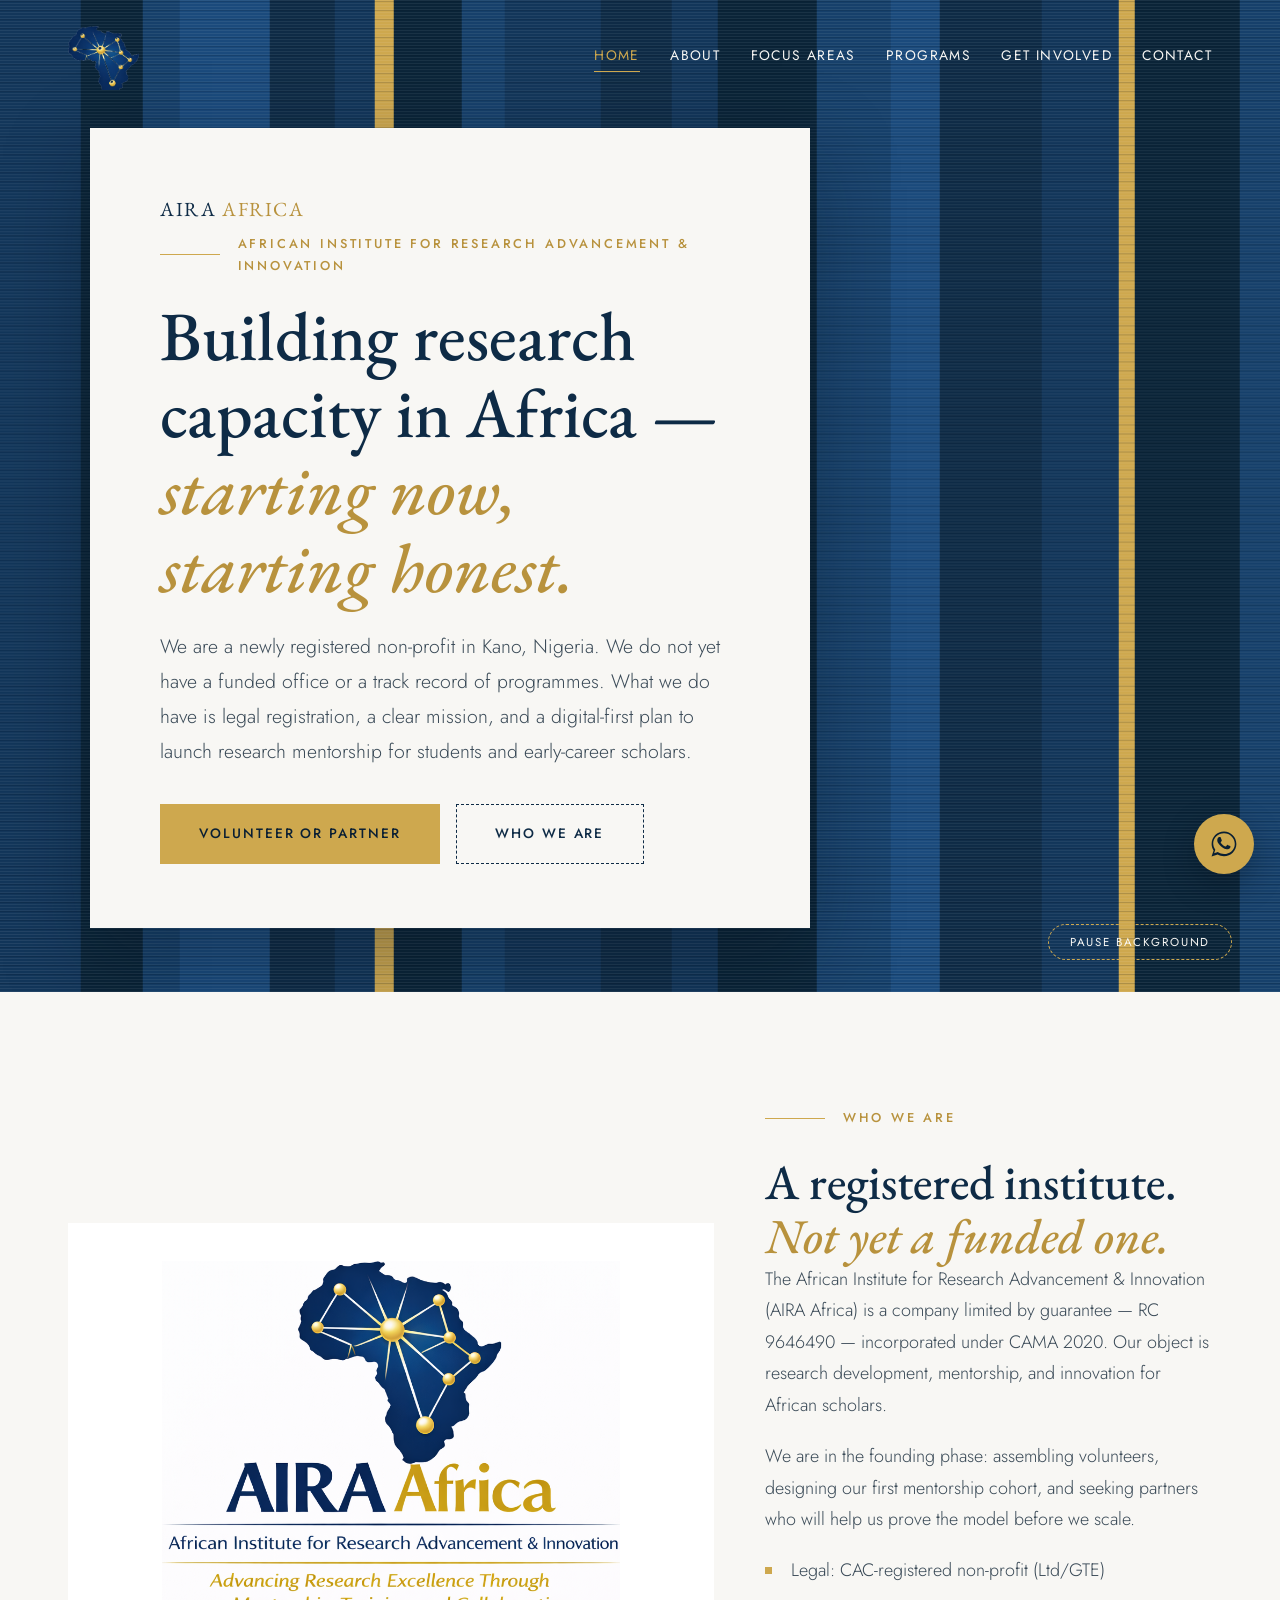
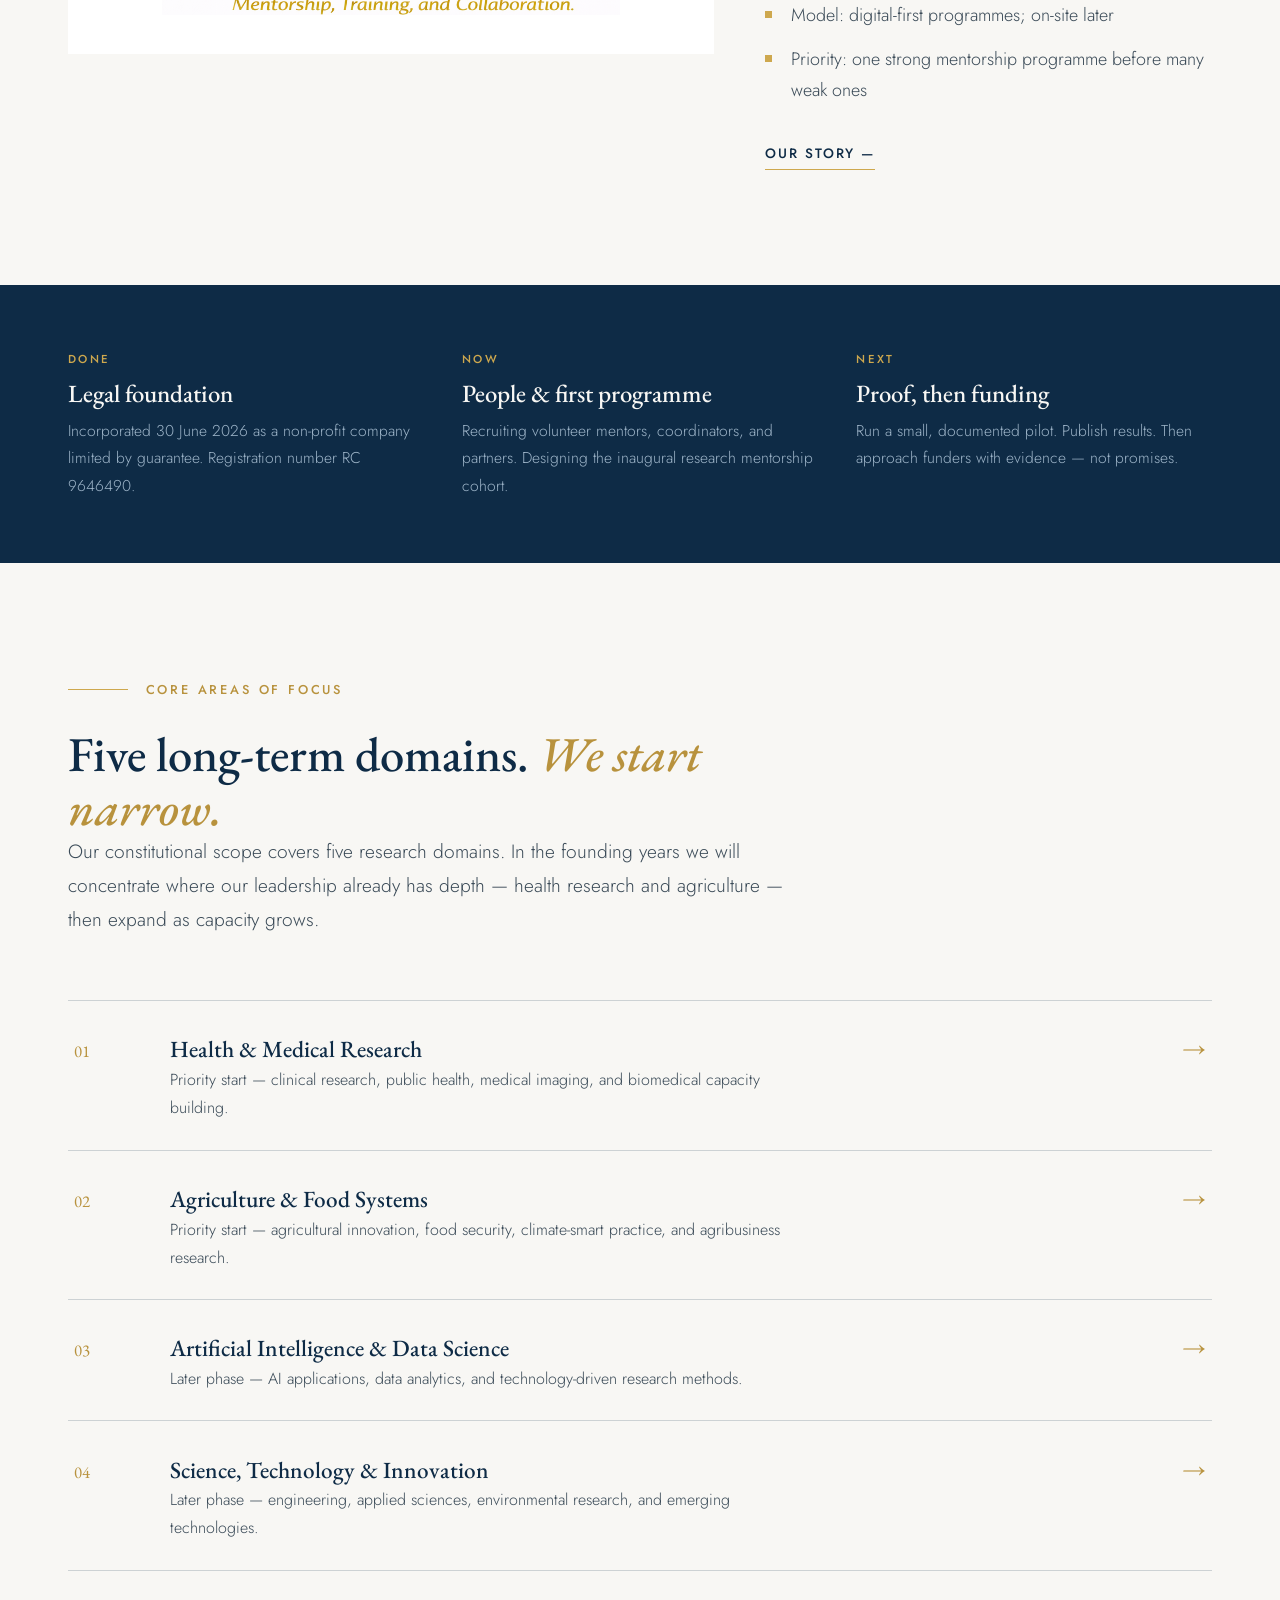
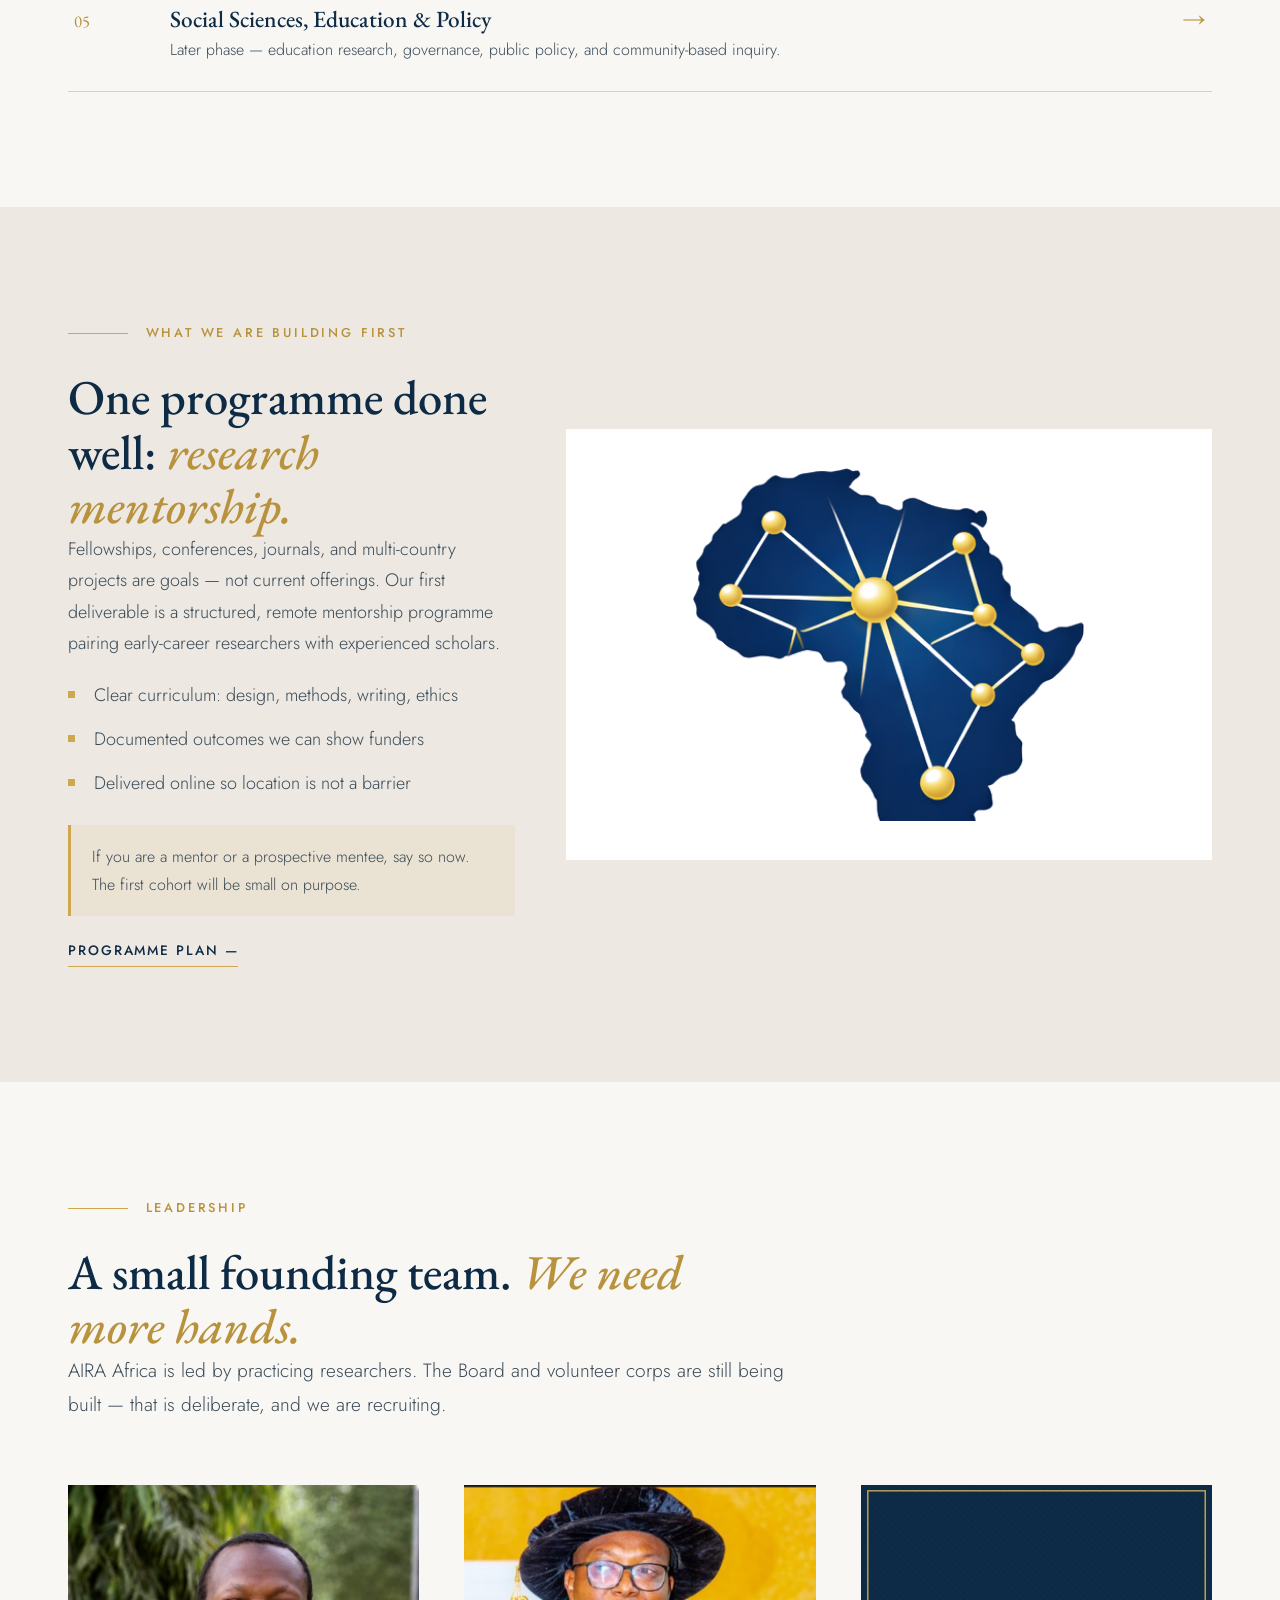
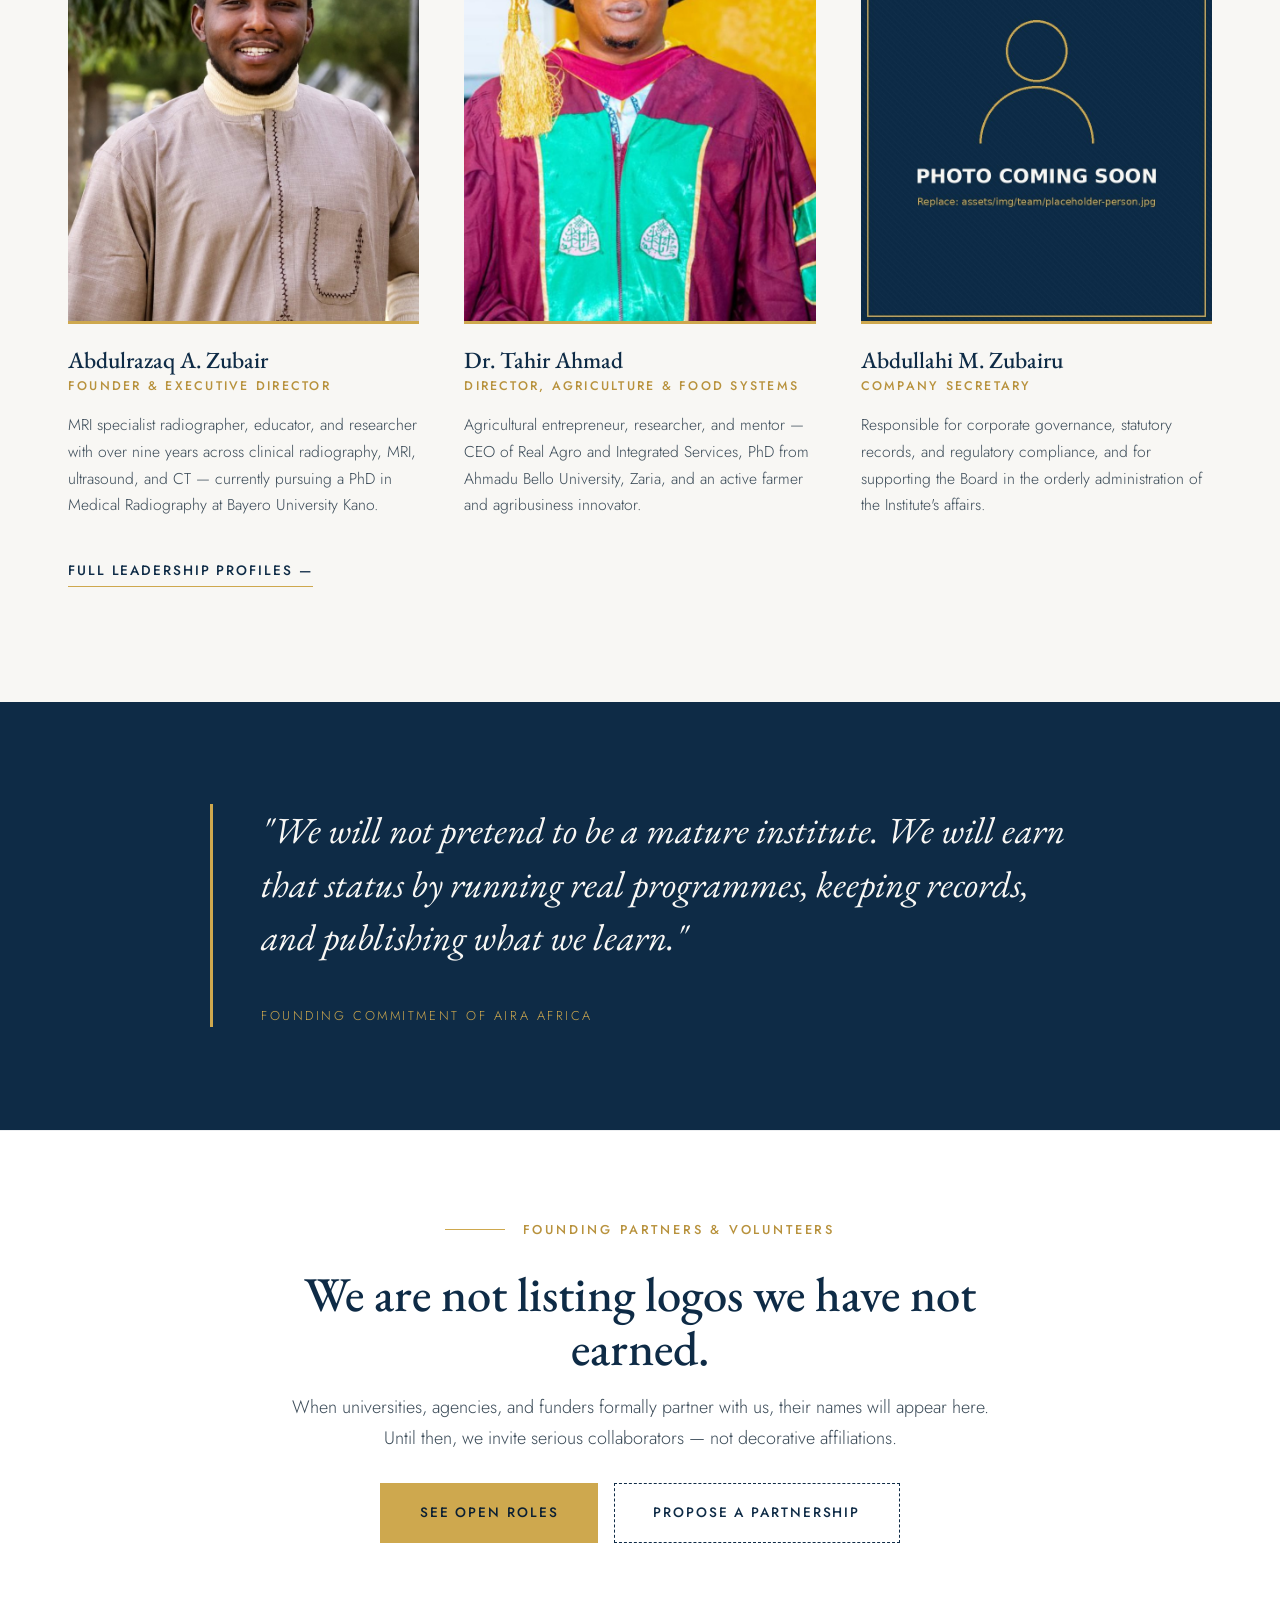
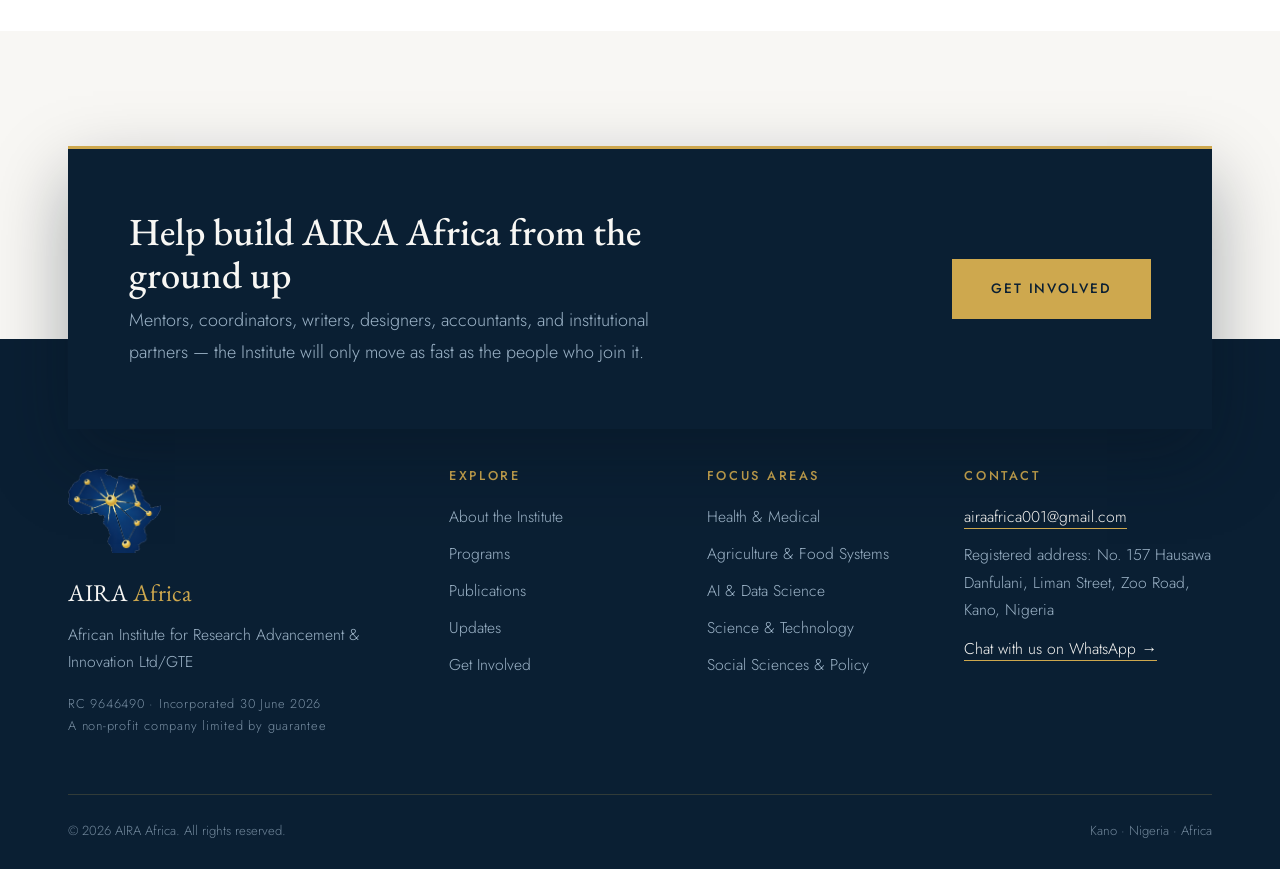
<file: index.html>
<!DOCTYPE html>
<html lang="en">
<head>
<meta charset="UTF-8">
<meta name="viewport" content="width=device-width, initial-scale=1.0">
<title>AIRA Africa — African Institute for Research Advancement &amp; Innovation</title>
<meta name="description" content="AIRA Africa is a newly registered non-profit research institute in Kano, Nigeria. We are building research mentorship, training, and collaboration — starting digital-first.">
<meta property="og:title" content="AIRA Africa — Research mentorship for Africa">
<meta property="og:description" content="A CAC-registered non-profit institute in Kano. Building research capacity through mentorship and training. Seeking founding volunteers and partners.">
<meta property="og:type" content="website">
<meta property="og:url" content="https://airaafrica.com/">
<link rel="icon" type="image/png" href="assets/img/favicon.png">
<link rel="preconnect" href="https://fonts.googleapis.com">
<link rel="preconnect" href="https://fonts.gstatic.com" crossorigin>
<link href="https://fonts.googleapis.com/css2?family=EB+Garamond:ital,wght@0,400;0,500;0,600;1,400;1,500&family=Jost:wght@300;400;500;600&display=swap" rel="stylesheet">
<link rel="stylesheet" href="css/style.css">
</head>
<body>

<header class="site-header" id="siteHeader">
  <div class="header-inner">
    <a href="index.html" class="brand"><img class="brand-mark" src="assets/img/logo-mark.png" alt="AIRA Africa emblem"><img class="brand-full" src="assets/img/logo.png" alt="AIRA Africa — African Institute for Research Advancement &amp; Innovation"></a>
    <nav class="main-nav" id="mainNav" aria-label="Main navigation">
      <a href="index.html" class="active">Home</a>
      <a href="about.html">About</a>
      <a href="focus-areas.html">Focus Areas</a>
      <a href="programs.html">Programs</a>
      <a href="get-involved.html">Get Involved</a>
      <a href="contact.html">Contact</a>
    </nav>
    <button class="nav-toggle" id="navToggle" aria-label="Toggle menu" aria-expanded="false"><span></span><span></span><span></span></button>
  </div>
</header>

<!-- ================= HERO ================= -->
<section class="hero">
  <canvas class="weave-canvas" aria-hidden="true"></canvas>
  <div class="hero-island">
    <p class="brand-hero">AIRA <span>Africa</span></p>
    <p class="mini-title">African Institute for Research Advancement &amp; Innovation</p>
    <h1>Building research capacity in Africa — <em>starting now, starting honest.</em></h1>
    <p class="lede">We are a newly registered non-profit in Kano, Nigeria. We do not yet have a funded office or a track record of programmes. What we do have is legal registration, a clear mission, and a digital-first plan to launch research mentorship for students and early-career scholars.</p>
    <div class="hero-actions">
      <a href="get-involved.html" class="btn btn-gold">Volunteer or Partner</a>
      <a href="about.html" class="btn btn-outline">Who We Are</a>
    </div>
  </div>
  <button class="weave-toggle">Pause background</button>
</section>

<!-- ================= WHO WE ARE ================= -->
<section class="section">
  <div class="wrap">
    <div class="split">
      <div class="split-media reveal">
        <img class="contain" src="assets/img/logo-full.png" alt="AIRA Africa official emblem — the African continent rendered as a connected research network">
      </div>
      <div class="split-body reveal" data-delay="1">
        <p class="mini-title">Who We Are</p>
        <h2>A registered institute. <em>Not yet a funded one.</em></h2>
        <p>The African Institute for Research Advancement &amp; Innovation (AIRA Africa) is a company limited by guarantee — RC 9646490 — incorporated under CAMA 2020. Our object is research development, mentorship, and innovation for African scholars.</p>
        <p>We are in the founding phase: assembling volunteers, designing our first mentorship cohort, and seeking partners who will help us prove the model before we scale.</p>
        <ul class="gold-list">
          <li>Legal: CAC-registered non-profit (Ltd/GTE)</li>
          <li>Model: digital-first programmes; on-site later</li>
          <li>Priority: one strong mentorship programme before many weak ones</li>
        </ul>
        <a href="about.html" class="more">Our Story —</a>
      </div>
    </div>
  </div>
</section>

<!-- ================= BUILDING PHASE ================= -->
<section class="phase-band">
  <div class="wrap">
    <div class="phase-grid">
      <div class="phase-item reveal">
        <span class="phase-label">Done</span>
        <h3>Legal foundation</h3>
        <p>Incorporated 30 June 2026 as a non-profit company limited by guarantee. Registration number RC 9646490.</p>
      </div>
      <div class="phase-item reveal" data-delay="1">
        <span class="phase-label">Now</span>
        <h3>People &amp; first programme</h3>
        <p>Recruiting volunteer mentors, coordinators, and partners. Designing the inaugural research mentorship cohort.</p>
      </div>
      <div class="phase-item reveal" data-delay="2">
        <span class="phase-label">Next</span>
        <h3>Proof, then funding</h3>
        <p>Run a small, documented pilot. Publish results. Then approach funders with evidence — not promises.</p>
      </div>
    </div>
  </div>
</section>

<!-- ================= FOCUS AREAS ================= -->
<section class="section">
  <div class="wrap">
    <div class="section-head reveal">
      <p class="mini-title">Core Areas of Focus</p>
      <h2>Five long-term domains. <em>We start narrow.</em></h2>
      <p class="lede">Our constitutional scope covers five research domains. In the founding years we will concentrate where our leadership already has depth — health research and agriculture — then expand as capacity grows.</p>
    </div>
    <div class="line-list">
      <a class="line-row reveal" href="focus-areas.html#health">
        <span class="row-num">01</span>
        <span><h3>Health &amp; Medical Research</h3><p>Priority start — clinical research, public health, medical imaging, and biomedical capacity building.</p></span>
        <span class="row-arrow">→</span>
      </a>
      <a class="line-row reveal" href="focus-areas.html#agriculture">
        <span class="row-num">02</span>
        <span><h3>Agriculture &amp; Food Systems</h3><p>Priority start — agricultural innovation, food security, climate-smart practice, and agribusiness research.</p></span>
        <span class="row-arrow">→</span>
      </a>
      <a class="line-row reveal" href="focus-areas.html#ai">
        <span class="row-num">03</span>
        <span><h3>Artificial Intelligence &amp; Data Science</h3><p>Later phase — AI applications, data analytics, and technology-driven research methods.</p></span>
        <span class="row-arrow">→</span>
      </a>
      <a class="line-row reveal" href="focus-areas.html#science">
        <span class="row-num">04</span>
        <span><h3>Science, Technology &amp; Innovation</h3><p>Later phase — engineering, applied sciences, environmental research, and emerging technologies.</p></span>
        <span class="row-arrow">→</span>
      </a>
      <a class="line-row reveal" href="focus-areas.html#social">
        <span class="row-num">05</span>
        <span><h3>Social Sciences, Education &amp; Policy</h3><p>Later phase — education research, governance, public policy, and community-based inquiry.</p></span>
        <span class="row-arrow">→</span>
      </a>
    </div>
  </div>
</section>

<!-- ================= FIRST PROGRAMME ================= -->
<section class="section off">
  <div class="wrap">
    <div class="split flip">
      <div class="split-media reveal">
        <img class="contain" src="assets/img/logo-mark.png" alt="AIRA Africa emblem">
      </div>
      <div class="split-body reveal" data-delay="1">
        <p class="mini-title">What We Are Building First</p>
        <h2>One programme done well: <em>research mentorship.</em></h2>
        <p>Fellowships, conferences, journals, and multi-country projects are goals — not current offerings. Our first deliverable is a structured, remote mentorship programme pairing early-career researchers with experienced scholars.</p>
        <ul class="gold-list">
          <li>Clear curriculum: design, methods, writing, ethics</li>
          <li>Documented outcomes we can show funders</li>
          <li>Delivered online so location is not a barrier</li>
        </ul>
        <p class="launch-note">If you are a mentor or a prospective mentee, say so now. The first cohort will be small on purpose.</p>
        <a href="programs.html" class="more">Programme Plan —</a>
      </div>
    </div>
  </div>
</section>

<!-- ================= LEADERSHIP PREVIEW ================= -->
<section class="section">
  <div class="wrap">
    <div class="section-head reveal">
      <p class="mini-title">Leadership</p>
      <h2>A small founding team. <em>We need more hands.</em></h2>
      <p class="lede">AIRA Africa is led by practicing researchers. The Board and volunteer corps are still being built — that is deliberate, and we are recruiting.</p>
    </div>
    <div class="team-grid">
      <div class="team-member reveal">
        <div class="team-photo"><img src="assets/img/team/abdulrazaq-zubair.jpg" alt="Portrait of Abdulrazaq Abdulrazaq Zubair"></div>
        <h3>Abdulrazaq A. Zubair</h3>
        <span class="team-role">Founder &amp; Executive Director</span>
        <p>MRI specialist radiographer, educator, and researcher with over nine years across clinical radiography, MRI, ultrasound, and CT — currently pursuing a PhD in Medical Radiography at Bayero University Kano.</p>
      </div>
      <div class="team-member reveal" data-delay="1">
        <div class="team-photo"><img src="assets/img/team/tahir-ahmad.jpg" alt="Portrait of Dr. Tahir Ahmad"></div>
        <h3>Dr. Tahir Ahmad</h3>
        <span class="team-role">Director, Agriculture &amp; Food Systems</span>
        <p>Agricultural entrepreneur, researcher, and mentor — CEO of Real Agro and Integrated Services, PhD from Ahmadu Bello University, Zaria, and an active farmer and agribusiness innovator.</p>
      </div>
      <div class="team-member reveal" data-delay="2">
        <div class="team-photo"><img src="assets/img/team/placeholder-person.jpg" alt="Portrait placeholder for Abdullahi Muhammad Zubairu"></div>
        <h3>Abdullahi M. Zubairu</h3>
        <span class="team-role">Company Secretary</span>
        <p>Responsible for corporate governance, statutory records, and regulatory compliance, and for supporting the Board in the orderly administration of the Institute's affairs.</p>
      </div>
    </div>
    <p style="margin-top: 2.2rem;" class="reveal"><a href="about.html#leadership" class="more" style="display: inline-block; font-size: 0.85rem; font-weight: 500; letter-spacing: 0.14em; text-transform: uppercase; color: var(--marine); border-bottom: 1px solid var(--gold); padding-bottom: 3px;">Full Leadership Profiles —</a></p>
  </div>
</section>

<!-- ================= QUOTE ================= -->
<section class="quote-band">
  <div class="wrap">
    <blockquote class="reveal">
      <p>"We will not pretend to be a mature institute. We will earn that status by running real programmes, keeping records, and publishing what we learn."</p>
      <cite>Founding commitment of AIRA Africa</cite>
    </blockquote>
  </div>
</section>

<!-- ================= SEEKING PARTNERS ================= -->
<section class="partners-invite">
  <div class="wrap">
    <div class="partners-invite-inner reveal">
      <p class="mini-title centered">Founding Partners &amp; Volunteers</p>
      <h2>We are not listing logos we have not earned.</h2>
      <p class="lede">When universities, agencies, and funders formally partner with us, their names will appear here. Until then, we invite serious collaborators — not decorative affiliations.</p>
      <div class="partners-invite-actions">
        <a href="get-involved.html" class="btn btn-gold">See Open Roles</a>
        <a href="mailto:airaafrica001@gmail.com?subject=Partnership%20Inquiry%20—%20AIRA%20Africa" class="btn btn-outline">Propose a Partnership</a>
      </div>
    </div>
  </div>
</section>

<!-- ================= CTA ================= -->
<section class="section" style="padding-bottom: 0;">
  <div class="wrap">
    <div class="cta-overlap reveal">
      <div class="cta-card">
        <div>
          <h2>Help build AIRA Africa from the ground up</h2>
          <p>Mentors, coordinators, writers, designers, accountants, and institutional partners — the Institute will only move as fast as the people who join it.</p>
        </div>
        <div class="cta-actions">
          <a href="get-involved.html" class="btn btn-gold">Get Involved</a>
        </div>
      </div>
    </div>
  </div>
</section>

<footer class="site-footer">
  <div class="wrap">
    <div class="footer-grid">
      <div class="footer-brand">
        <img src="assets/img/logo-mark.png" alt="AIRA Africa emblem">
        <p class="footer-name">AIRA <span>Africa</span></p>
        <p>African Institute for Research Advancement &amp; Innovation Ltd/GTE</p>
        <p class="footer-rc">RC 9646490 · Incorporated 30 June 2026<br>A non-profit company limited by guarantee</p>
      </div>
      <div>
        <h4>Explore</h4>
        <ul class="footer-links">
          <li><a href="about.html">About the Institute</a></li>
          <li><a href="programs.html">Programs</a></li>
          <li><a href="publications.html">Publications</a></li>
          <li><a href="news.html">Updates</a></li>
          <li><a href="get-involved.html">Get Involved</a></li>
        </ul>
      </div>
      <div>
        <h4>Focus Areas</h4>
        <ul class="footer-links">
          <li><a href="focus-areas.html#health">Health &amp; Medical</a></li>
          <li><a href="focus-areas.html#agriculture">Agriculture &amp; Food Systems</a></li>
          <li><a href="focus-areas.html#ai">AI &amp; Data Science</a></li>
          <li><a href="focus-areas.html#science">Science &amp; Technology</a></li>
          <li><a href="focus-areas.html#social">Social Sciences &amp; Policy</a></li>
        </ul>
      </div>
      <div class="footer-contact">
        <h4>Contact</h4>
        <p><a href="mailto:airaafrica001@gmail.com">airaafrica001@gmail.com</a></p>
        <p>Registered address: No. 157 Hausawa Danfulani, Liman Street, Zoo Road, Kano, Nigeria</p>
        <p><a href="#" data-chat>Chat with us on WhatsApp →</a></p>
      </div>
    </div>
    <div class="footer-bottom">
      <span>© <span class="js-year">2026</span> AIRA Africa. All rights reserved.</span>
      <span>Kano · Nigeria · Africa</span>
    </div>
  </div>
</footer>

<script src="js/main.js"></script>
</body>
</html>
</file>
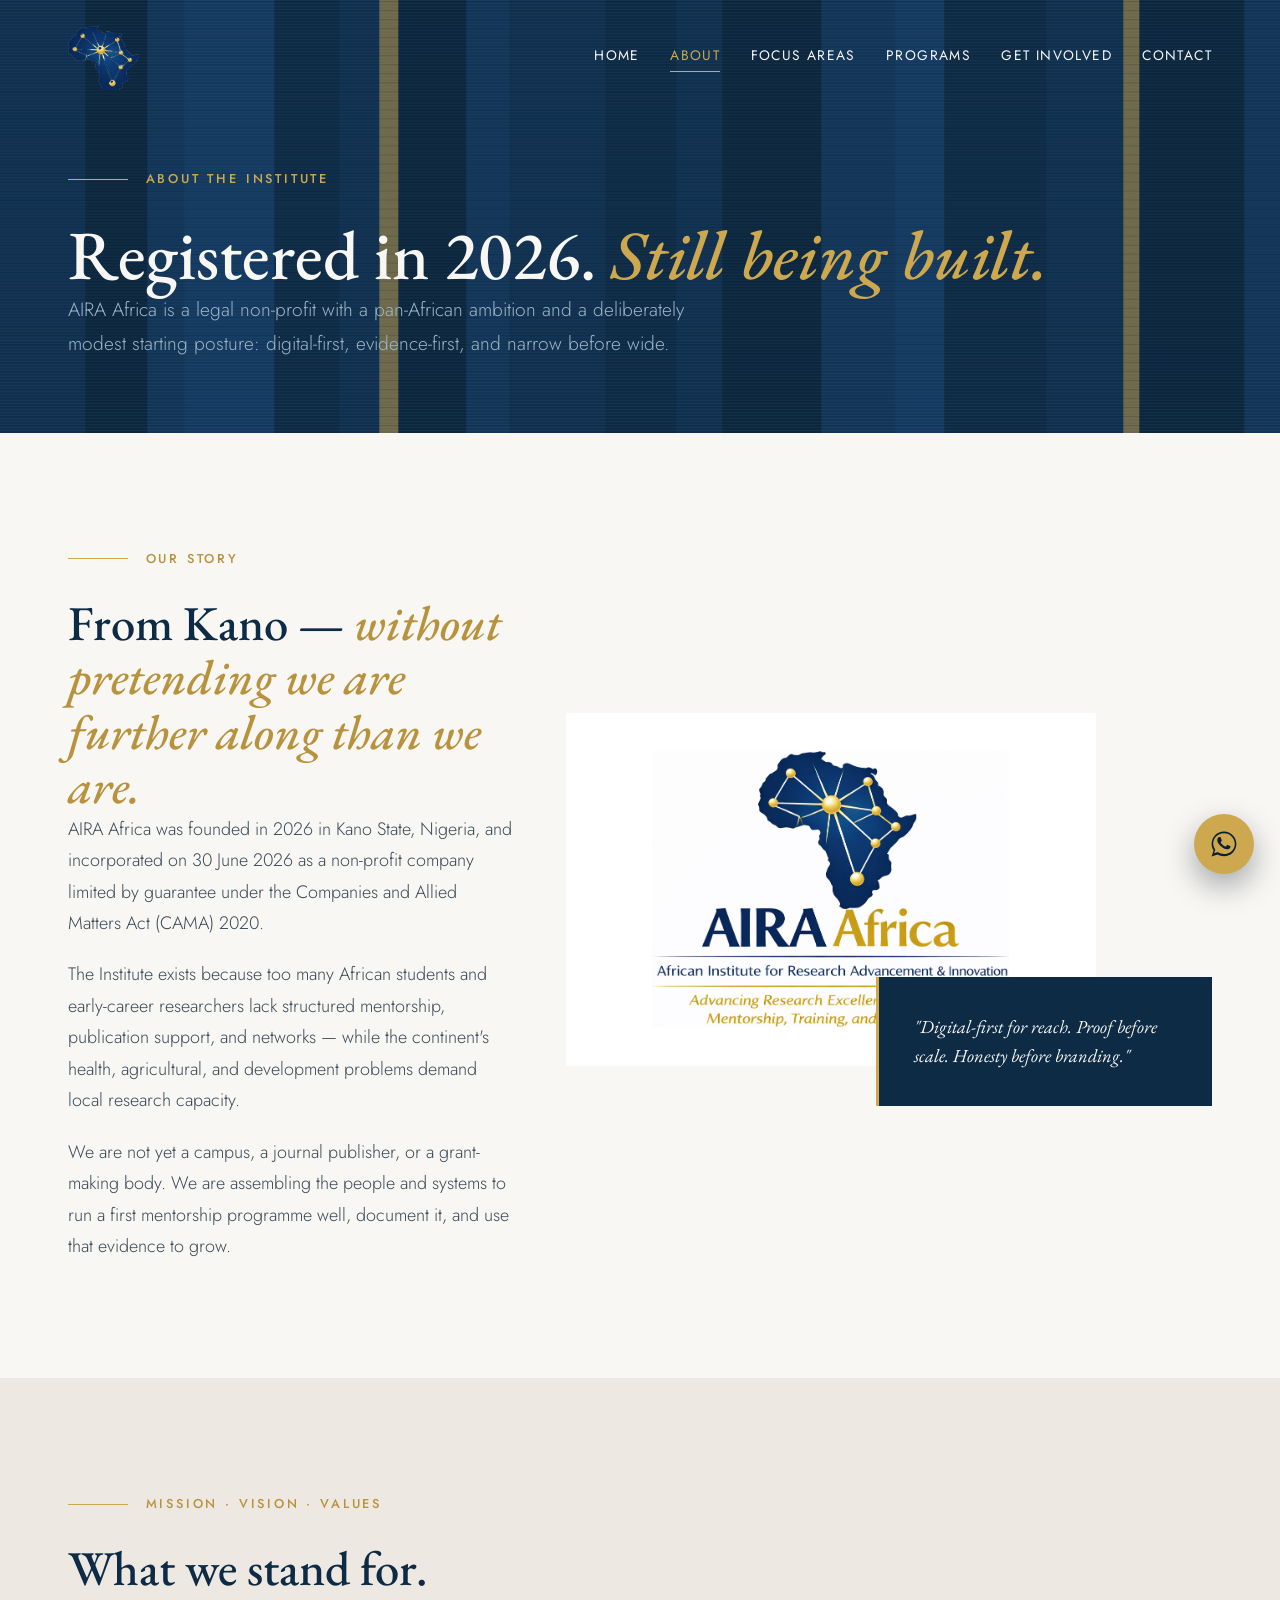
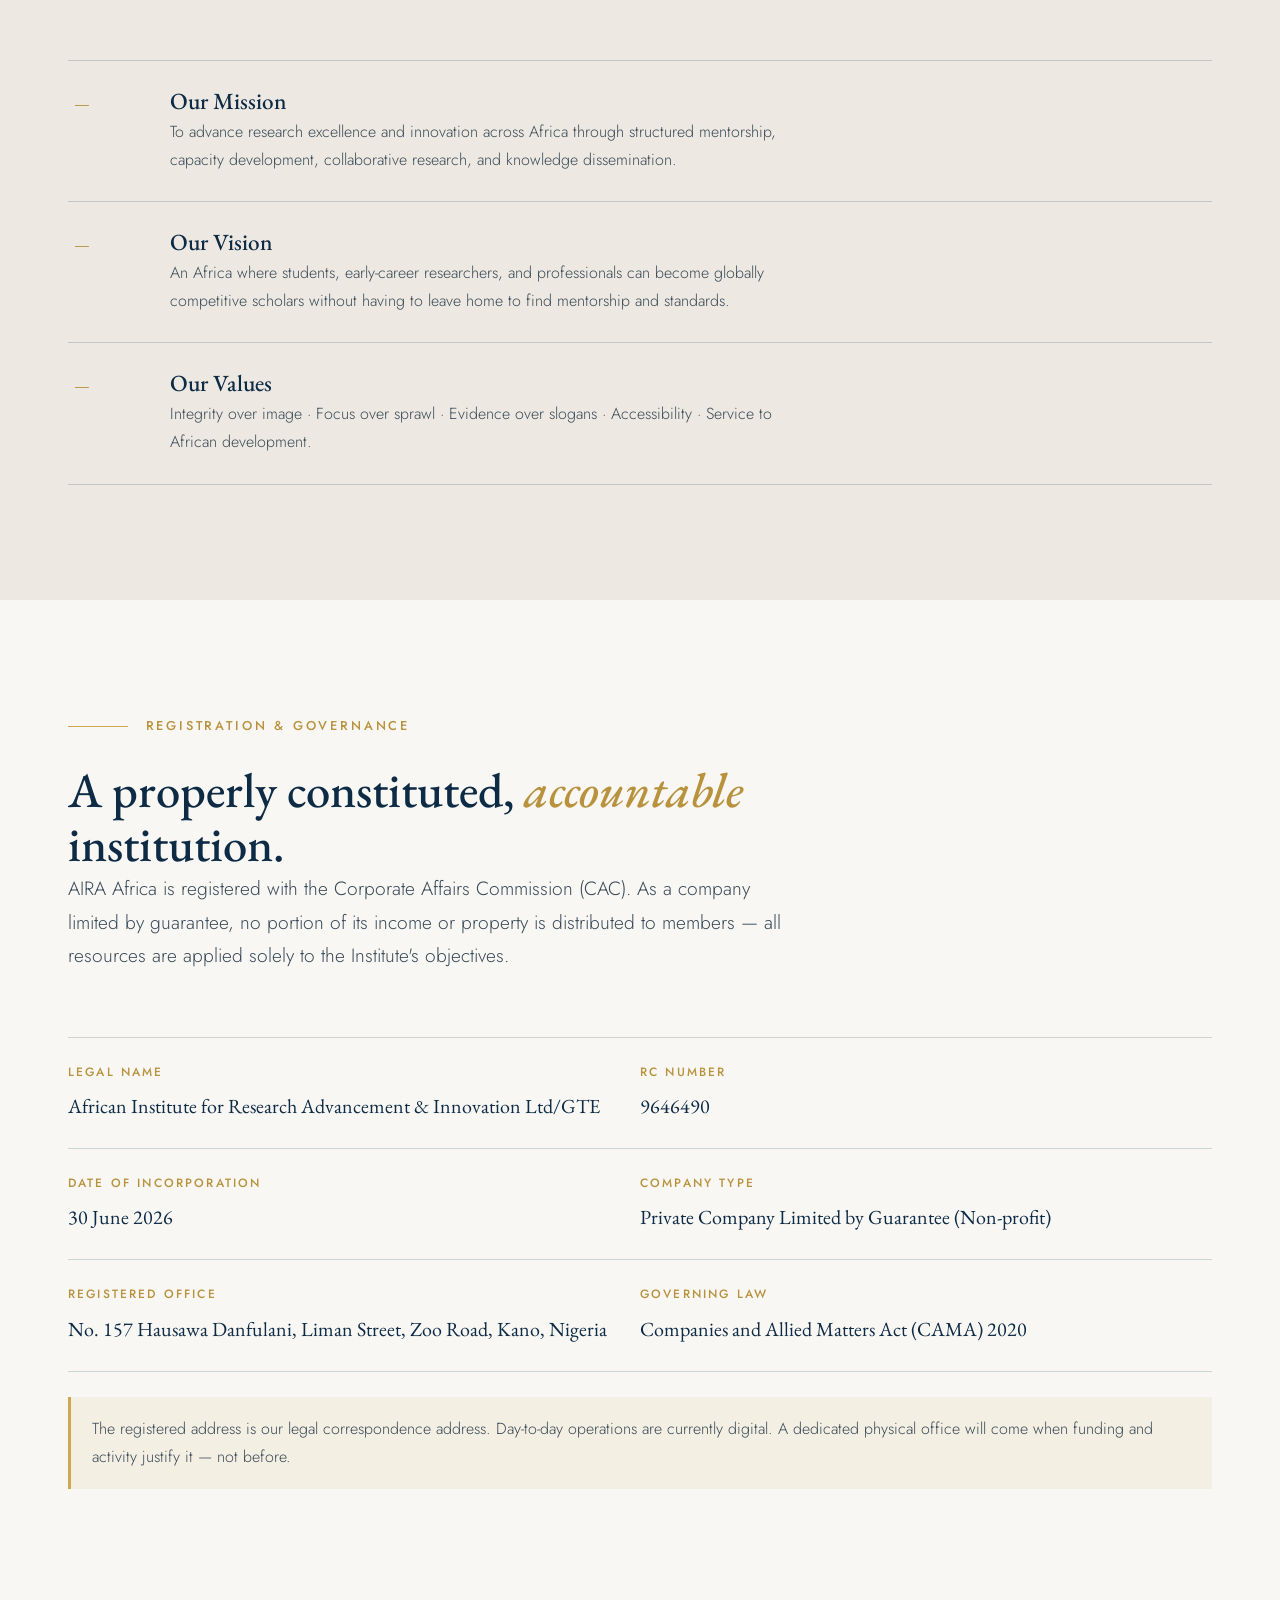
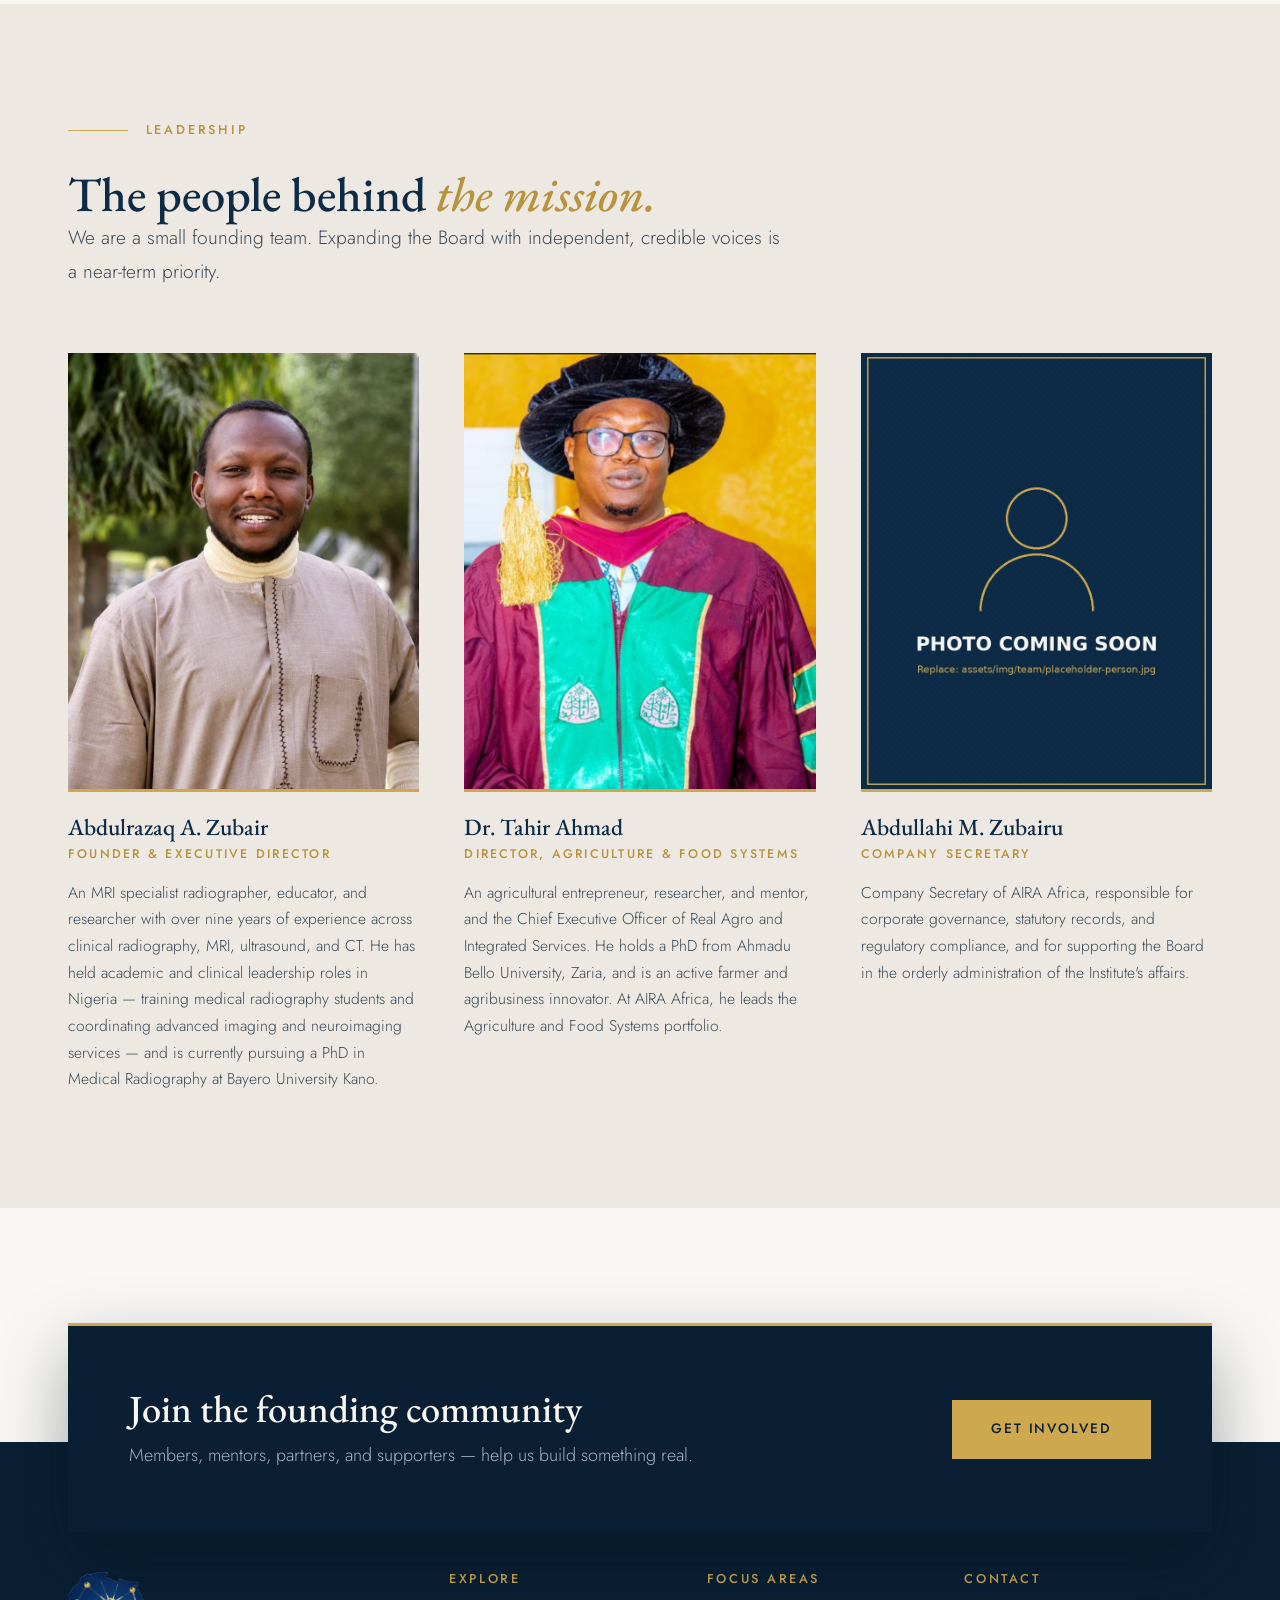
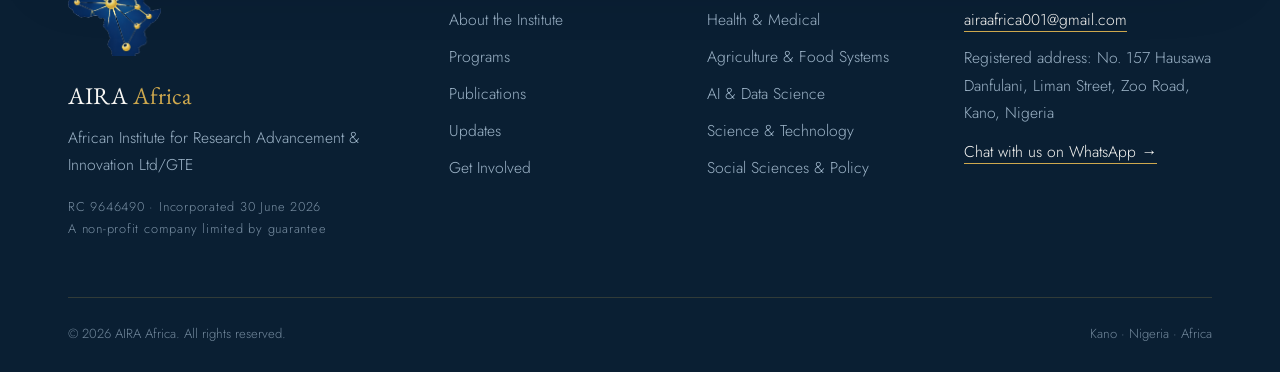
<file: about.html>
<!DOCTYPE html>
<html lang="en">
<head>
<meta charset="UTF-8">
<meta name="viewport" content="width=device-width, initial-scale=1.0">
<title>About — AIRA Africa</title>
<meta name="description" content="About AIRA Africa — a CAC-registered non-profit research institute in Kano, Nigeria in its founding phase: mission, governance, and leadership.">
<link rel="icon" type="image/png" href="assets/img/favicon.png">
<link rel="preconnect" href="https://fonts.googleapis.com">
<link rel="preconnect" href="https://fonts.gstatic.com" crossorigin>
<link href="https://fonts.googleapis.com/css2?family=EB+Garamond:ital,wght@0,400;0,500;0,600;1,400;1,500&family=Jost:wght@300;400;500;600&display=swap" rel="stylesheet">
<link rel="stylesheet" href="css/style.css">
</head>
<body>

<header class="site-header" id="siteHeader">
  <div class="header-inner">
    <a href="index.html" class="brand"><img class="brand-mark" src="assets/img/logo-mark.png" alt="AIRA Africa emblem"><img class="brand-full" src="assets/img/logo.png" alt="AIRA Africa — African Institute for Research Advancement &amp; Innovation"></a>
    <nav class="main-nav" id="mainNav" aria-label="Main navigation">
      <a href="index.html">Home</a>
      <a href="about.html" class="active">About</a>
      <a href="focus-areas.html">Focus Areas</a>
      <a href="programs.html">Programs</a>
      <a href="get-involved.html">Get Involved</a>
      <a href="contact.html">Contact</a>
    </nav>
    <button class="nav-toggle" id="navToggle" aria-label="Toggle menu" aria-expanded="false"><span></span><span></span><span></span></button>
  </div>
</header>

<section class="page-hero">
  <canvas class="weave-canvas" aria-hidden="true"></canvas>
  <div class="wrap">
    <p class="mini-title">About the Institute</p>
    <h1>Registered in 2026. <em>Still being built.</em></h1>
    <p class="lede">AIRA Africa is a legal non-profit with a pan-African ambition and a deliberately modest starting posture: digital-first, evidence-first, and narrow before wide.</p>
  </div>
</section>

<section class="section">
  <div class="wrap">
    <div class="split">
      <div class="split-body reveal">
        <p class="mini-title">Our Story</p>
        <h2>From Kano — <em>without pretending we are further along than we are.</em></h2>
        <p>AIRA Africa was founded in 2026 in Kano State, Nigeria, and incorporated on 30 June 2026 as a non-profit company limited by guarantee under the Companies and Allied Matters Act (CAMA) 2020.</p>
        <p>The Institute exists because too many African students and early-career researchers lack structured mentorship, publication support, and networks — while the continent's health, agricultural, and development problems demand local research capacity.</p>
        <p>We are not yet a campus, a journal publisher, or a grant-making body. We are assembling the people and systems to run a first mentorship programme well, document it, and use that evidence to grow.</p>
      </div>
      <div class="split-media reveal" data-delay="1">
        <div class="overlap-feature">
          <img class="contain" src="assets/img/logo-full.png" alt="AIRA Africa official emblem">
          <div class="overlap-quote">
            <p>"Digital-first for reach. Proof before scale. Honesty before branding."</p>
          </div>
        </div>
      </div>
    </div>
  </div>
</section>

<section class="section off">
  <div class="wrap">
    <div class="section-head reveal">
      <p class="mini-title">Mission · Vision · Values</p>
      <h2>What we stand for.</h2>
    </div>
    <div class="line-list">
      <div class="line-row reveal">
        <span class="row-num">—</span>
        <span><h3>Our Mission</h3><p>To advance research excellence and innovation across Africa through structured mentorship, capacity development, collaborative research, and knowledge dissemination.</p></span>
        <span class="row-arrow"></span>
      </div>
      <div class="line-row reveal">
        <span class="row-num">—</span>
        <span><h3>Our Vision</h3><p>An Africa where students, early-career researchers, and professionals can become globally competitive scholars without having to leave home to find mentorship and standards.</p></span>
        <span class="row-arrow"></span>
      </div>
      <div class="line-row reveal">
        <span class="row-num">—</span>
        <span><h3>Our Values</h3><p>Integrity over image · Focus over sprawl · Evidence over slogans · Accessibility · Service to African development.</p></span>
        <span class="row-arrow"></span>
      </div>
    </div>
  </div>
</section>

<section class="section">
  <div class="wrap">
    <div class="section-head reveal">
      <p class="mini-title">Registration &amp; Governance</p>
      <h2>A properly constituted, <em>accountable</em> institution.</h2>
      <p class="lede">AIRA Africa is registered with the Corporate Affairs Commission (CAC). As a company limited by guarantee, no portion of its income or property is distributed to members — all resources are applied solely to the Institute's objectives.</p>
    </div>
    <dl class="facts reveal">
      <div class="fact"><dt>Legal Name</dt><dd>African Institute for Research Advancement &amp; Innovation Ltd/GTE</dd></div>
      <div class="fact"><dt>RC Number</dt><dd>9646490</dd></div>
      <div class="fact"><dt>Date of Incorporation</dt><dd>30 June 2026</dd></div>
      <div class="fact"><dt>Company Type</dt><dd>Private Company Limited by Guarantee (Non-profit)</dd></div>
      <div class="fact"><dt>Registered Office</dt><dd>No. 157 Hausawa Danfulani, Liman Street, Zoo Road, Kano, Nigeria</dd></div>
      <div class="fact"><dt>Governing Law</dt><dd>Companies and Allied Matters Act (CAMA) 2020</dd></div>
    </dl>
    <p class="launch-note reveal">The registered address is our legal correspondence address. Day-to-day operations are currently digital. A dedicated physical office will come when funding and activity justify it — not before.</p>
  </div>
</section>

<section class="section off" id="leadership">
  <div class="wrap">
    <div class="section-head reveal">
      <p class="mini-title">Leadership</p>
      <h2>The people behind <em>the mission.</em></h2>
      <p class="lede">We are a small founding team. Expanding the Board with independent, credible voices is a near-term priority.</p>
    </div>
    <div class="team-grid">
      <div class="team-member reveal">
        <div class="team-photo"><img src="assets/img/team/abdulrazaq-zubair.jpg" alt="Portrait of Abdulrazaq Abdulrazaq Zubair"></div>
        <h3>Abdulrazaq A. Zubair</h3>
        <span class="team-role">Founder &amp; Executive Director</span>
        <p>An MRI specialist radiographer, educator, and researcher with over nine years of experience across clinical radiography, MRI, ultrasound, and CT. He has held academic and clinical leadership roles in Nigeria — training medical radiography students and coordinating advanced imaging and neuroimaging services — and is currently pursuing a PhD in Medical Radiography at Bayero University Kano.</p>
      </div>
      <div class="team-member reveal" data-delay="1">
        <div class="team-photo"><img src="assets/img/team/tahir-ahmad.jpg" alt="Portrait of Dr. Tahir Ahmad"></div>
        <h3>Dr. Tahir Ahmad</h3>
        <span class="team-role">Director, Agriculture &amp; Food Systems</span>
        <p>An agricultural entrepreneur, researcher, and mentor, and the Chief Executive Officer of Real Agro and Integrated Services. He holds a PhD from Ahmadu Bello University, Zaria, and is an active farmer and agribusiness innovator. At AIRA Africa, he leads the Agriculture and Food Systems portfolio.</p>
      </div>
      <div class="team-member reveal" data-delay="2">
        <div class="team-photo"><img src="assets/img/team/placeholder-person.jpg" alt="Portrait placeholder for Abdullahi Muhammad Zubairu"></div>
        <h3>Abdullahi M. Zubairu</h3>
        <span class="team-role">Company Secretary</span>
        <p>Company Secretary of AIRA Africa, responsible for corporate governance, statutory records, and regulatory compliance, and for supporting the Board in the orderly administration of the Institute's affairs.</p>
      </div>
    </div>
  </div>
</section>

<section class="section" style="padding-bottom: 0;">
  <div class="wrap">
    <div class="cta-overlap reveal">
      <div class="cta-card">
        <div>
          <h2>Join the founding community</h2>
          <p>Members, mentors, partners, and supporters — help us build something real.</p>
        </div>
        <div class="cta-actions">
          <a href="get-involved.html" class="btn btn-gold">Get Involved</a>
        </div>
      </div>
    </div>
  </div>
</section>

<footer class="site-footer">
  <div class="wrap">
    <div class="footer-grid">
      <div class="footer-brand">
        <img src="assets/img/logo-mark.png" alt="AIRA Africa emblem">
        <p class="footer-name">AIRA <span>Africa</span></p>
        <p>African Institute for Research Advancement &amp; Innovation Ltd/GTE</p>
        <p class="footer-rc">RC 9646490 · Incorporated 30 June 2026<br>A non-profit company limited by guarantee</p>
      </div>
      <div>
        <h4>Explore</h4>
        <ul class="footer-links">
          <li><a href="about.html">About the Institute</a></li>
          <li><a href="programs.html">Programs</a></li>
          <li><a href="publications.html">Publications</a></li>
          <li><a href="news.html">Updates</a></li>
          <li><a href="get-involved.html">Get Involved</a></li>
        </ul>
      </div>
      <div>
        <h4>Focus Areas</h4>
        <ul class="footer-links">
          <li><a href="focus-areas.html#health">Health &amp; Medical</a></li>
          <li><a href="focus-areas.html#agriculture">Agriculture &amp; Food Systems</a></li>
          <li><a href="focus-areas.html#ai">AI &amp; Data Science</a></li>
          <li><a href="focus-areas.html#science">Science &amp; Technology</a></li>
          <li><a href="focus-areas.html#social">Social Sciences &amp; Policy</a></li>
        </ul>
      </div>
      <div class="footer-contact">
        <h4>Contact</h4>
        <p><a href="mailto:airaafrica001@gmail.com">airaafrica001@gmail.com</a></p>
        <p>Registered address: No. 157 Hausawa Danfulani, Liman Street, Zoo Road, Kano, Nigeria</p>
        <p><a href="#" data-chat>Chat with us on WhatsApp →</a></p>
      </div>
    </div>
    <div class="footer-bottom">
      <span>© <span class="js-year">2026</span> AIRA Africa. All rights reserved.</span>
      <span>Kano · Nigeria · Africa</span>
    </div>
  </div>
</footer>

<script src="js/main.js"></script>
</body>
</html>
</file>
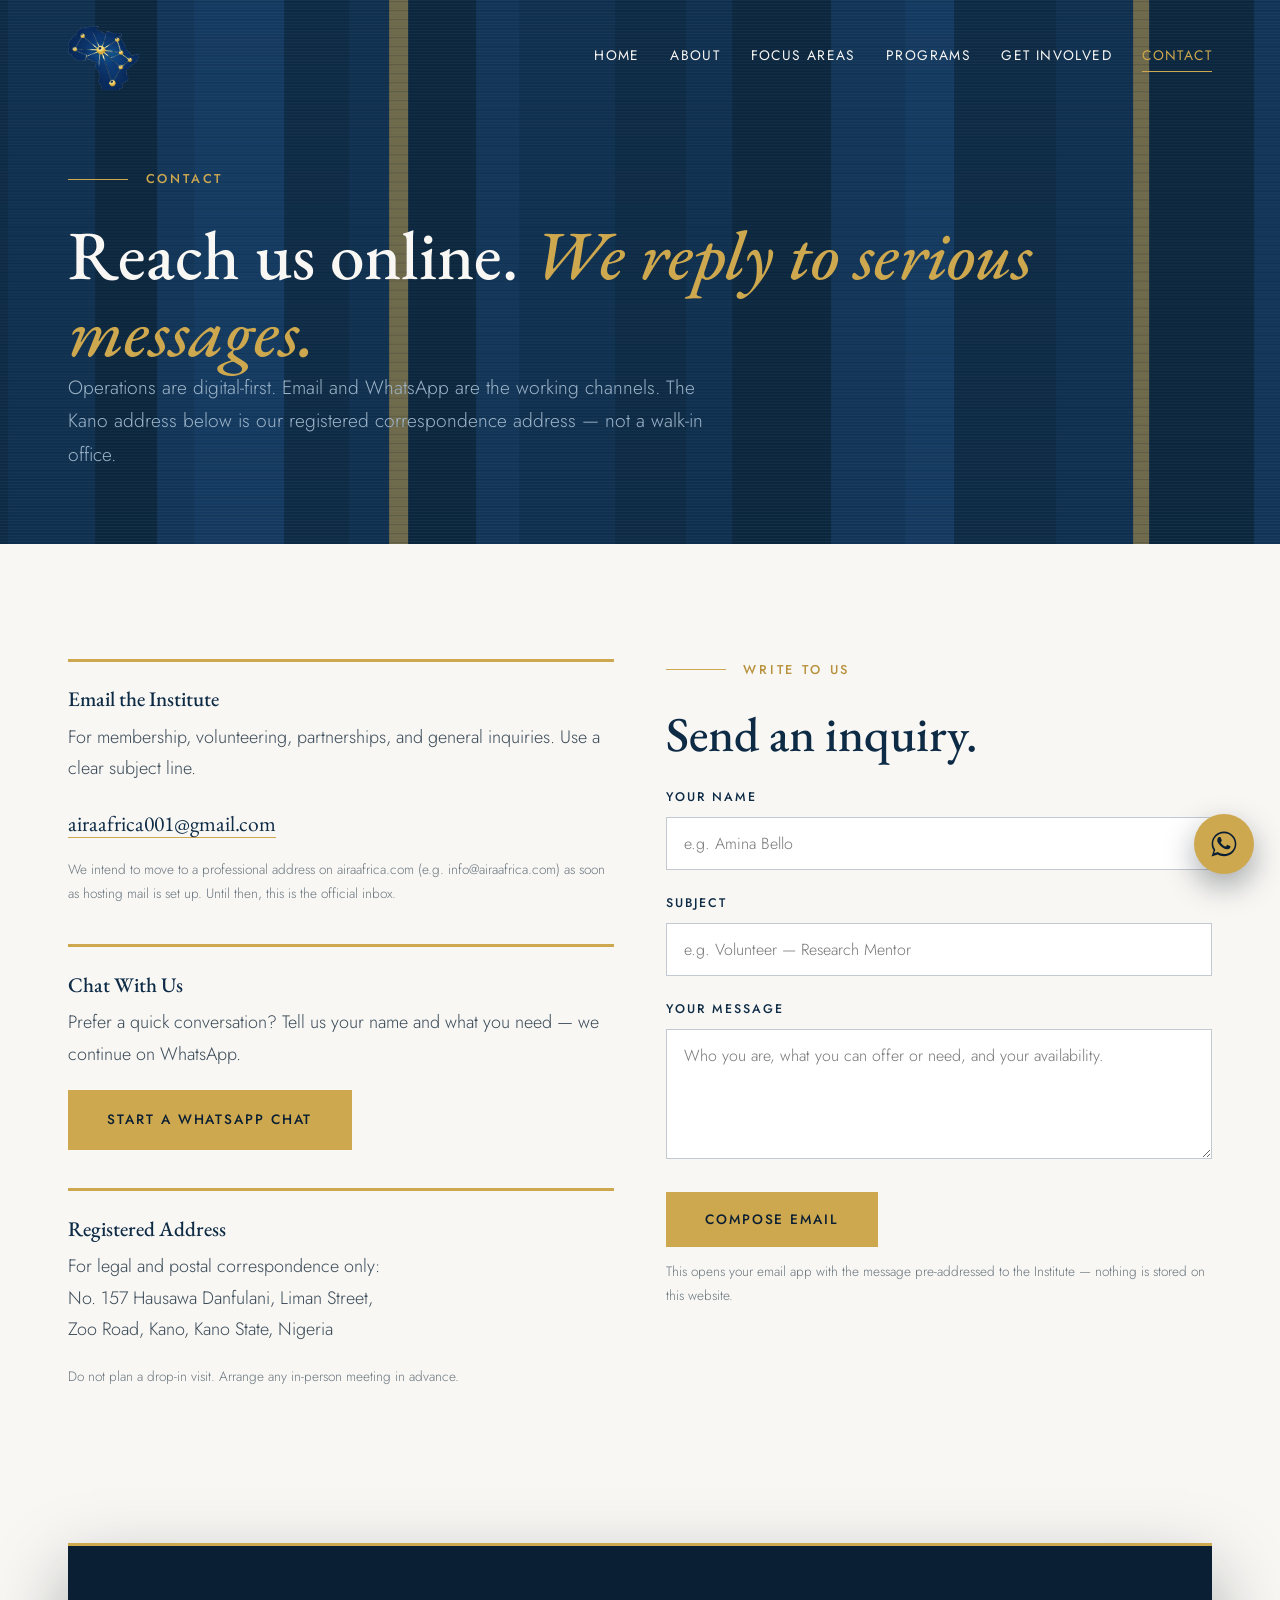
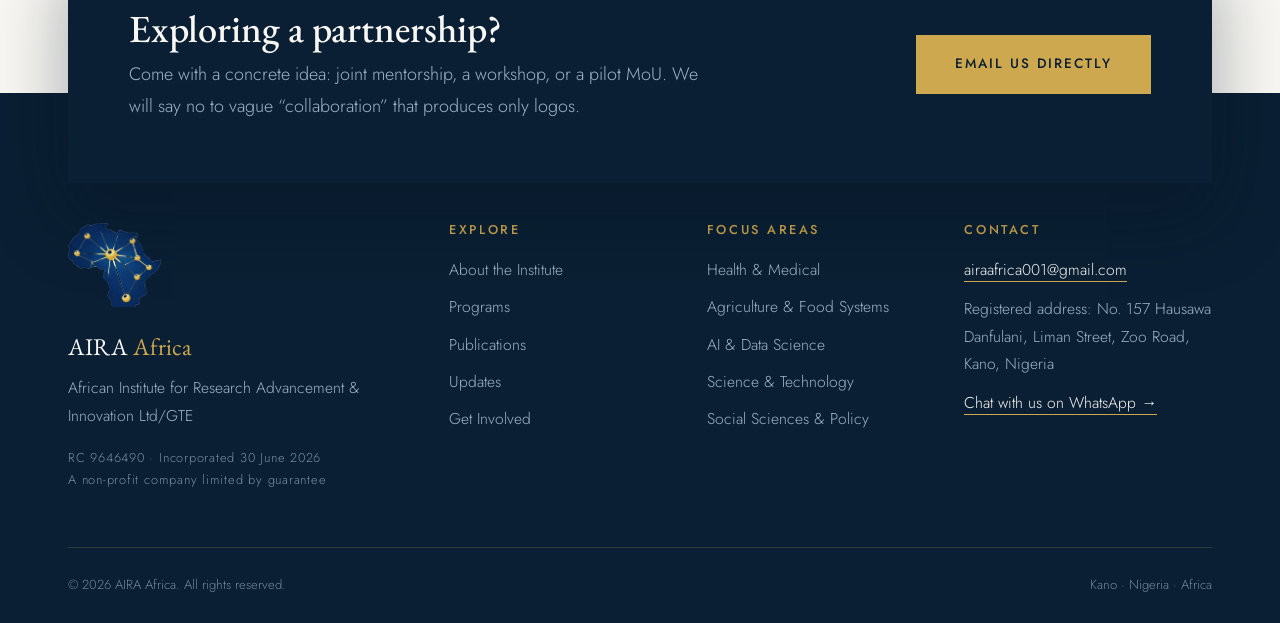
<file: contact.html>
<!DOCTYPE html>
<html lang="en">
<head>
<meta charset="UTF-8">
<meta name="viewport" content="width=device-width, initial-scale=1.0">
<title>Contact — AIRA Africa</title>
<meta name="description" content="Contact AIRA Africa by email or WhatsApp. Digital-first operations; registered correspondence address in Kano, Nigeria.">
<link rel="icon" type="image/png" href="assets/img/favicon.png">
<link rel="preconnect" href="https://fonts.googleapis.com">
<link rel="preconnect" href="https://fonts.gstatic.com" crossorigin>
<link href="https://fonts.googleapis.com/css2?family=EB+Garamond:ital,wght@0,400;0,500;0,600;1,400;1,500&family=Jost:wght@300;400;500;600&display=swap" rel="stylesheet">
<link rel="stylesheet" href="css/style.css">
</head>
<body>

<header class="site-header" id="siteHeader">
  <div class="header-inner">
    <a href="index.html" class="brand"><img class="brand-mark" src="assets/img/logo-mark.png" alt="AIRA Africa emblem"><img class="brand-full" src="assets/img/logo.png" alt="AIRA Africa — African Institute for Research Advancement &amp; Innovation"></a>
    <nav class="main-nav" id="mainNav" aria-label="Main navigation">
      <a href="index.html">Home</a>
      <a href="about.html">About</a>
      <a href="focus-areas.html">Focus Areas</a>
      <a href="programs.html">Programs</a>
      <a href="get-involved.html">Get Involved</a>
      <a href="contact.html" class="active">Contact</a>
    </nav>
    <button class="nav-toggle" id="navToggle" aria-label="Toggle menu" aria-expanded="false"><span></span><span></span><span></span></button>
  </div>
</header>

<section class="page-hero">
  <canvas class="weave-canvas" aria-hidden="true"></canvas>
  <div class="wrap">
    <p class="mini-title">Contact</p>
    <h1>Reach us online. <em>We reply to serious messages.</em></h1>
    <p class="lede">Operations are digital-first. Email and WhatsApp are the working channels. The Kano address below is our registered correspondence address — not a walk-in office.</p>
  </div>
</section>

<section class="section">
  <div class="wrap">
    <div class="contact-grid">

      <div class="reveal">
        <div class="contact-block">
          <h3>Email the Institute</h3>
          <p>For membership, volunteering, partnerships, and general inquiries. Use a clear subject line.</p>
          <a class="mail" href="mailto:airaafrica001@gmail.com">airaafrica001@gmail.com</a>
          <p class="form-note" style="margin-top: 1rem;">We intend to move to a professional address on airaafrica.com (e.g. info@airaafrica.com) as soon as hosting mail is set up. Until then, this is the official inbox.</p>
        </div>
        <div class="contact-block">
          <h3>Chat With Us</h3>
          <p>Prefer a quick conversation? Tell us your name and what you need — we continue on WhatsApp.</p>
          <a href="#" class="btn btn-gold" data-chat>Start a WhatsApp Chat</a>
        </div>
        <div class="contact-block">
          <h3>Registered Address</h3>
          <p>For legal and postal correspondence only:<br>
          No. 157 Hausawa Danfulani, Liman Street,<br>
          Zoo Road, Kano, Kano State, Nigeria</p>
          <p class="form-note">Do not plan a drop-in visit. Arrange any in-person meeting in advance.</p>
        </div>
      </div>

      <div class="reveal" data-delay="1">
        <p class="mini-title">Write to Us</p>
        <h2 style="margin-bottom: 1.6rem;">Send an inquiry.</h2>
        <form id="mailForm">
          <div class="form-field">
            <label for="mailName">Your name</label>
            <input type="text" id="mailName" required autocomplete="name" placeholder="e.g. Amina Bello">
          </div>
          <div class="form-field">
            <label for="mailSubject">Subject</label>
            <input type="text" id="mailSubject" required placeholder="e.g. Volunteer — Research Mentor">
          </div>
          <div class="form-field">
            <label for="mailMsg">Your message</label>
            <textarea id="mailMsg" required placeholder="Who you are, what you can offer or need, and your availability."></textarea>
          </div>
          <button type="submit" class="btn btn-gold">Compose Email</button>
          <p class="form-note">This opens your email app with the message pre-addressed to the Institute — nothing is stored on this website.</p>
        </form>
      </div>

    </div>
  </div>
</section>

<section class="section" style="padding-top: 0; padding-bottom: 0;">
  <div class="wrap">
    <div class="cta-overlap reveal">
      <div class="cta-card">
        <div>
          <h2>Exploring a partnership?</h2>
          <p>Come with a concrete idea: joint mentorship, a workshop, or a pilot MoU. We will say no to vague “collaboration” that produces only logos.</p>
        </div>
        <div class="cta-actions">
          <a href="mailto:airaafrica001@gmail.com?subject=Partnership%20Inquiry%20—%20AIRA%20Africa" class="btn btn-gold">Email Us Directly</a>
        </div>
      </div>
    </div>
  </div>
</section>

<footer class="site-footer">
  <div class="wrap">
    <div class="footer-grid">
      <div class="footer-brand">
        <img src="assets/img/logo-mark.png" alt="AIRA Africa emblem">
        <p class="footer-name">AIRA <span>Africa</span></p>
        <p>African Institute for Research Advancement &amp; Innovation Ltd/GTE</p>
        <p class="footer-rc">RC 9646490 · Incorporated 30 June 2026<br>A non-profit company limited by guarantee</p>
      </div>
      <div>
        <h4>Explore</h4>
        <ul class="footer-links">
          <li><a href="about.html">About the Institute</a></li>
          <li><a href="programs.html">Programs</a></li>
          <li><a href="publications.html">Publications</a></li>
          <li><a href="news.html">Updates</a></li>
          <li><a href="get-involved.html">Get Involved</a></li>
        </ul>
      </div>
      <div>
        <h4>Focus Areas</h4>
        <ul class="footer-links">
          <li><a href="focus-areas.html#health">Health &amp; Medical</a></li>
          <li><a href="focus-areas.html#agriculture">Agriculture &amp; Food Systems</a></li>
          <li><a href="focus-areas.html#ai">AI &amp; Data Science</a></li>
          <li><a href="focus-areas.html#science">Science &amp; Technology</a></li>
          <li><a href="focus-areas.html#social">Social Sciences &amp; Policy</a></li>
        </ul>
      </div>
      <div class="footer-contact">
        <h4>Contact</h4>
        <p><a href="mailto:airaafrica001@gmail.com">airaafrica001@gmail.com</a></p>
        <p>Registered address: No. 157 Hausawa Danfulani, Liman Street, Zoo Road, Kano, Nigeria</p>
        <p><a href="#" data-chat>Chat with us on WhatsApp →</a></p>
      </div>
    </div>
    <div class="footer-bottom">
      <span>© <span class="js-year">2026</span> AIRA Africa. All rights reserved.</span>
      <span>Kano · Nigeria · Africa</span>
    </div>
  </div>
</footer>

<script src="js/main.js"></script>
</body>
</html>
</file>
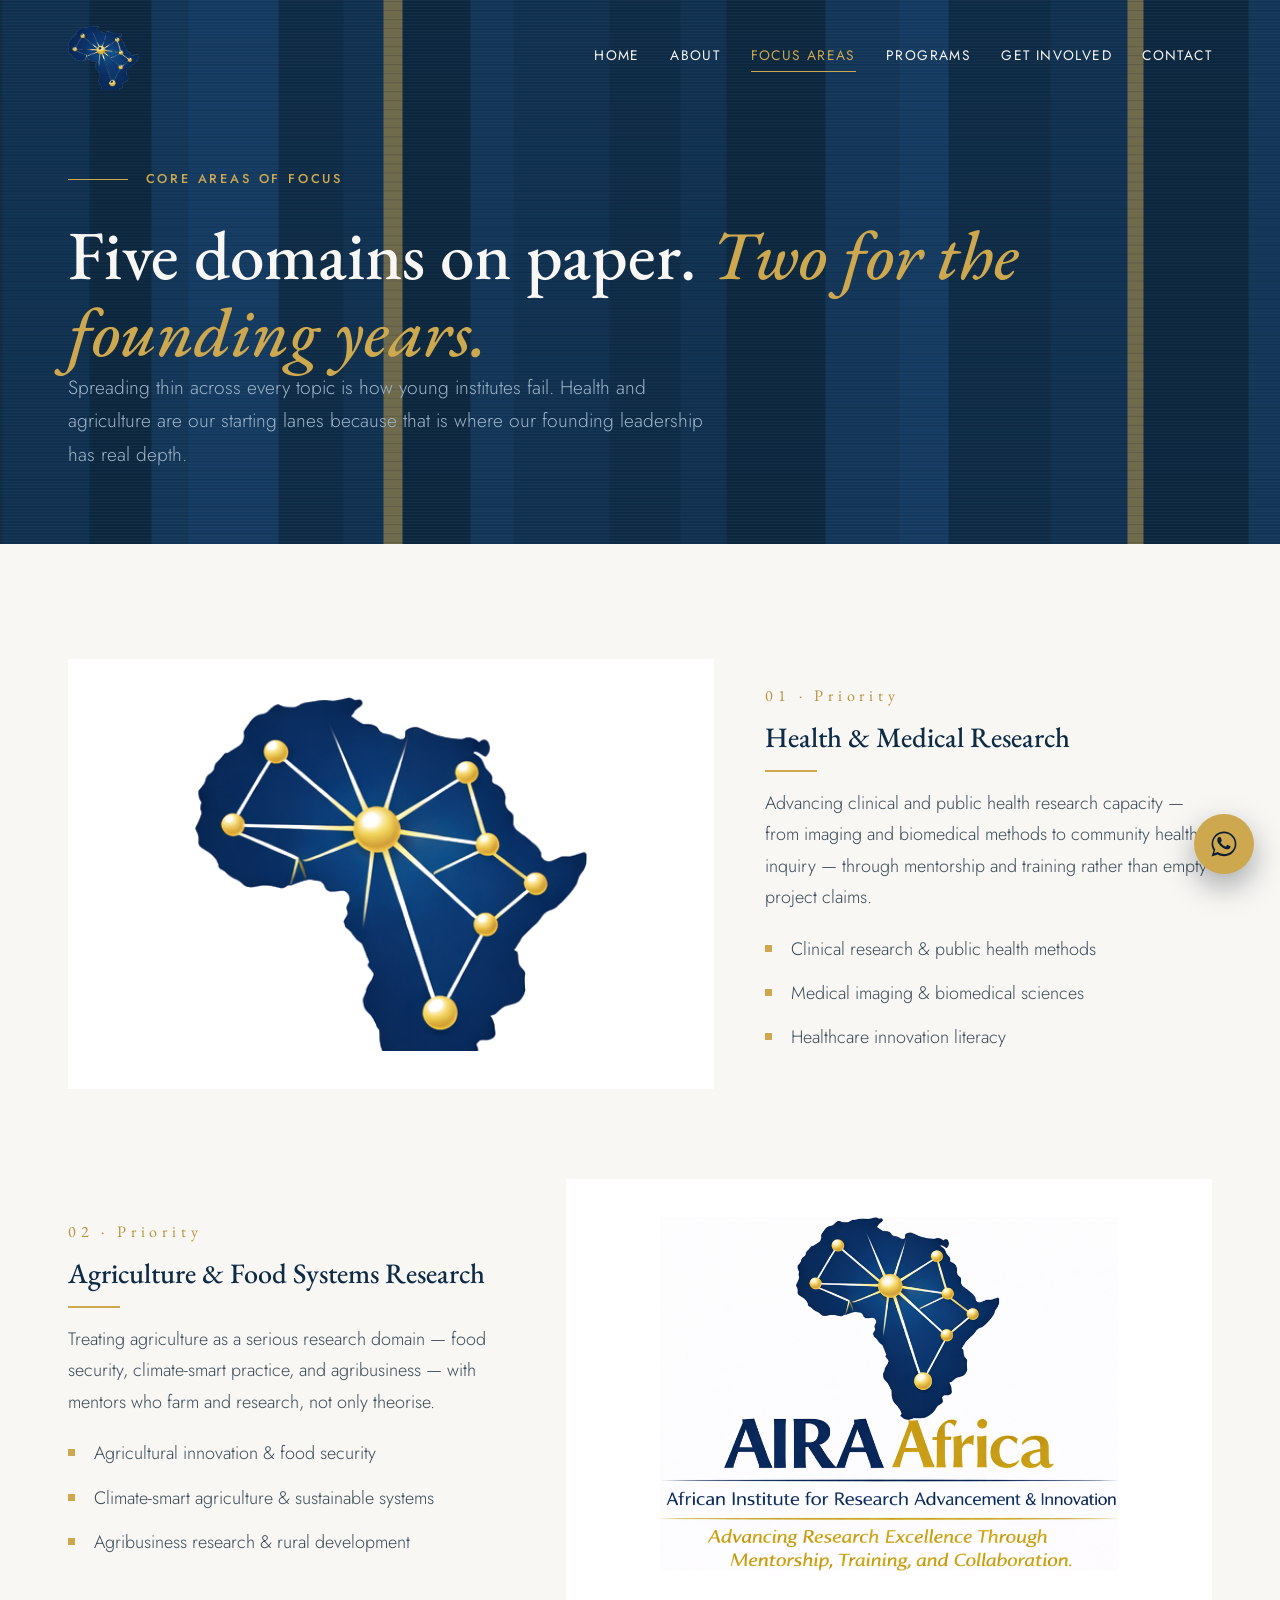
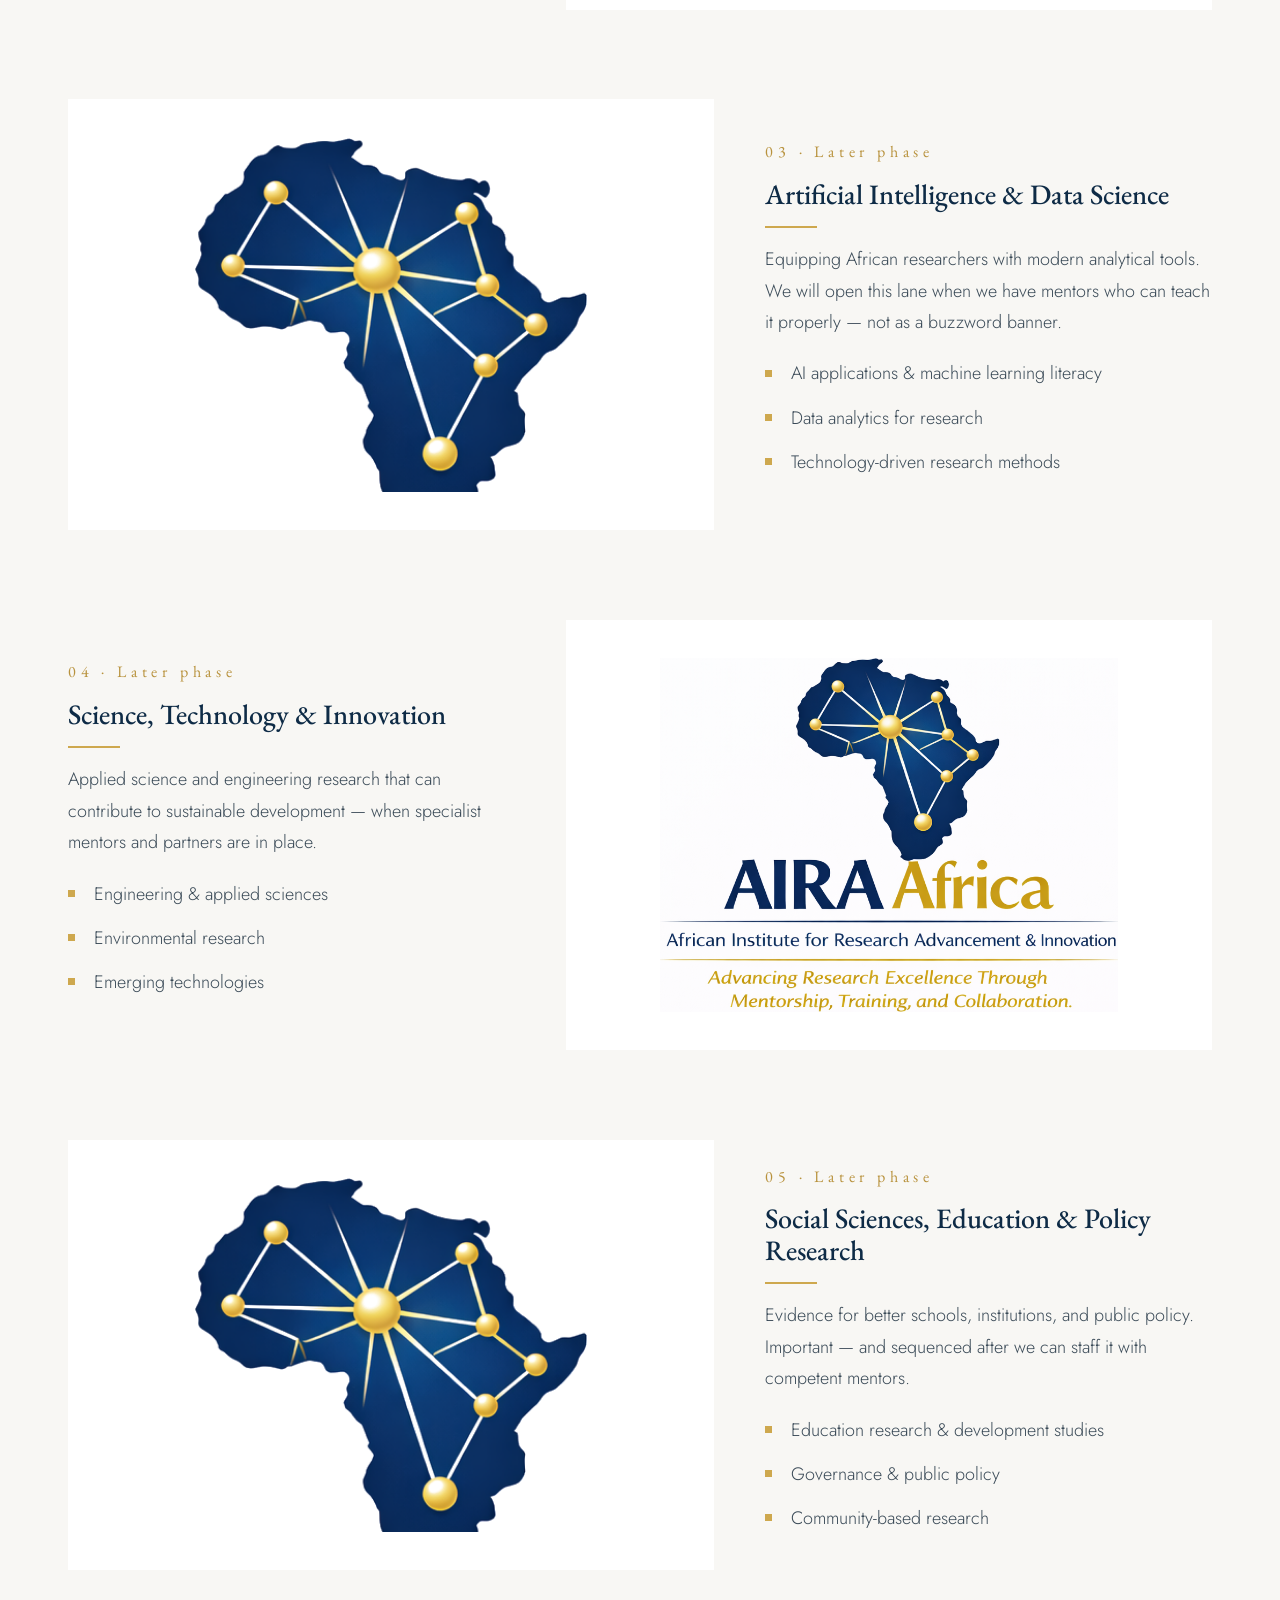
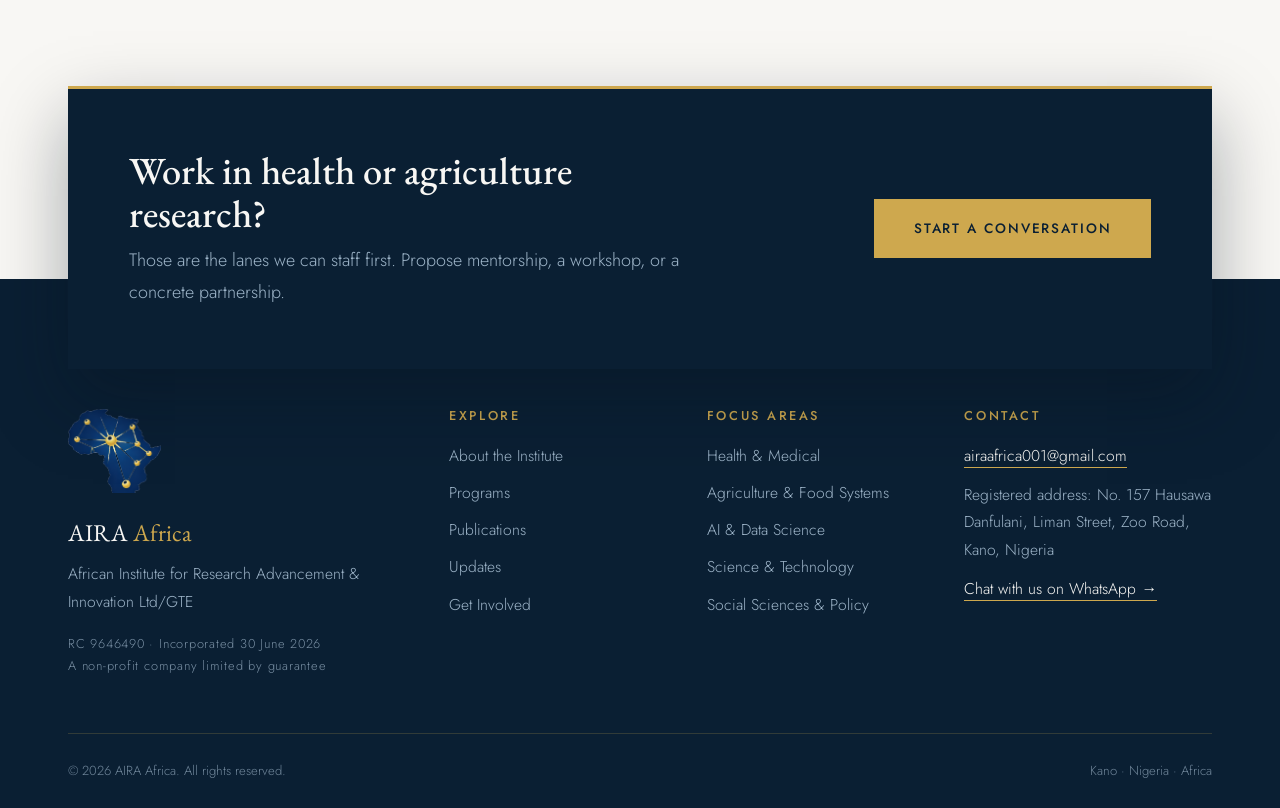
<file: focus-areas.html>
<!DOCTYPE html>
<html lang="en">
<head>
<meta charset="UTF-8">
<meta name="viewport" content="width=device-width, initial-scale=1.0">
<title>Focus Areas — AIRA Africa</title>
<meta name="description" content="AIRA Africa's five research domains. Founding priority: health & medical research and agriculture & food systems.">
<link rel="icon" type="image/png" href="assets/img/favicon.png">
<link rel="preconnect" href="https://fonts.googleapis.com">
<link rel="preconnect" href="https://fonts.gstatic.com" crossorigin>
<link href="https://fonts.googleapis.com/css2?family=EB+Garamond:ital,wght@0,400;0,500;0,600;1,400;1,500&family=Jost:wght@300;400;500;600&display=swap" rel="stylesheet">
<link rel="stylesheet" href="css/style.css">
</head>
<body>

<header class="site-header" id="siteHeader">
  <div class="header-inner">
    <a href="index.html" class="brand"><img class="brand-mark" src="assets/img/logo-mark.png" alt="AIRA Africa emblem"><img class="brand-full" src="assets/img/logo.png" alt="AIRA Africa — African Institute for Research Advancement &amp; Innovation"></a>
    <nav class="main-nav" id="mainNav" aria-label="Main navigation">
      <a href="index.html">Home</a>
      <a href="about.html">About</a>
      <a href="focus-areas.html" class="active">Focus Areas</a>
      <a href="programs.html">Programs</a>
      <a href="get-involved.html">Get Involved</a>
      <a href="contact.html">Contact</a>
    </nav>
    <button class="nav-toggle" id="navToggle" aria-label="Toggle menu" aria-expanded="false"><span></span><span></span><span></span></button>
  </div>
</header>

<section class="page-hero">
  <canvas class="weave-canvas" aria-hidden="true"></canvas>
  <div class="wrap">
    <p class="mini-title">Core Areas of Focus</p>
    <h1>Five domains on paper. <em>Two for the founding years.</em></h1>
    <p class="lede">Spreading thin across every topic is how young institutes fail. Health and agriculture are our starting lanes because that is where our founding leadership has real depth.</p>
  </div>
</section>

<section class="section">
  <div class="wrap">

    <div class="split reveal" id="health">
      <div class="split-media"><img class="contain" src="assets/img/logo-mark.png" alt="AIRA Africa emblem"></div>
      <div class="split-body">
        <span class="num">01 · Priority</span>
        <h3>Health &amp; Medical Research</h3>
        <p>Advancing clinical and public health research capacity — from imaging and biomedical methods to community health inquiry — through mentorship and training rather than empty project claims.</p>
        <ul class="gold-list">
          <li>Clinical research &amp; public health methods</li>
          <li>Medical imaging &amp; biomedical sciences</li>
          <li>Healthcare innovation literacy</li>
        </ul>
      </div>
    </div>

    <div class="split flip reveal" id="agriculture">
      <div class="split-media"><img class="contain" src="assets/img/logo-full.png" alt="AIRA Africa official emblem"></div>
      <div class="split-body">
        <span class="num">02 · Priority</span>
        <h3>Agriculture &amp; Food Systems Research</h3>
        <p>Treating agriculture as a serious research domain — food security, climate-smart practice, and agribusiness — with mentors who farm and research, not only theorise.</p>
        <ul class="gold-list">
          <li>Agricultural innovation &amp; food security</li>
          <li>Climate-smart agriculture &amp; sustainable systems</li>
          <li>Agribusiness research &amp; rural development</li>
        </ul>
      </div>
    </div>

    <div class="split reveal" id="ai">
      <div class="split-media"><img class="contain" src="assets/img/logo-mark.png" alt="AIRA Africa emblem"></div>
      <div class="split-body">
        <span class="num">03 · Later phase</span>
        <h3>Artificial Intelligence &amp; Data Science</h3>
        <p>Equipping African researchers with modern analytical tools. We will open this lane when we have mentors who can teach it properly — not as a buzzword banner.</p>
        <ul class="gold-list">
          <li>AI applications &amp; machine learning literacy</li>
          <li>Data analytics for research</li>
          <li>Technology-driven research methods</li>
        </ul>
      </div>
    </div>

    <div class="split flip reveal" id="science">
      <div class="split-media"><img class="contain" src="assets/img/logo-full.png" alt="AIRA Africa official emblem"></div>
      <div class="split-body">
        <span class="num">04 · Later phase</span>
        <h3>Science, Technology &amp; Innovation</h3>
        <p>Applied science and engineering research that can contribute to sustainable development — when specialist mentors and partners are in place.</p>
        <ul class="gold-list">
          <li>Engineering &amp; applied sciences</li>
          <li>Environmental research</li>
          <li>Emerging technologies</li>
        </ul>
      </div>
    </div>

    <div class="split reveal" id="social">
      <div class="split-media"><img class="contain" src="assets/img/logo-mark.png" alt="AIRA Africa emblem"></div>
      <div class="split-body">
        <span class="num">05 · Later phase</span>
        <h3>Social Sciences, Education &amp; Policy Research</h3>
        <p>Evidence for better schools, institutions, and public policy. Important — and sequenced after we can staff it with competent mentors.</p>
        <ul class="gold-list">
          <li>Education research &amp; development studies</li>
          <li>Governance &amp; public policy</li>
          <li>Community-based research</li>
        </ul>
      </div>
    </div>

  </div>
</section>

<section class="section" style="padding-top: 0; padding-bottom: 0;">
  <div class="wrap">
    <div class="cta-overlap reveal">
      <div class="cta-card">
        <div>
          <h2>Work in health or agriculture research?</h2>
          <p>Those are the lanes we can staff first. Propose mentorship, a workshop, or a concrete partnership.</p>
        </div>
        <div class="cta-actions">
          <a href="#" class="btn btn-gold" data-chat>Start a Conversation</a>
        </div>
      </div>
    </div>
  </div>
</section>

<footer class="site-footer">
  <div class="wrap">
    <div class="footer-grid">
      <div class="footer-brand">
        <img src="assets/img/logo-mark.png" alt="AIRA Africa emblem">
        <p class="footer-name">AIRA <span>Africa</span></p>
        <p>African Institute for Research Advancement &amp; Innovation Ltd/GTE</p>
        <p class="footer-rc">RC 9646490 · Incorporated 30 June 2026<br>A non-profit company limited by guarantee</p>
      </div>
      <div>
        <h4>Explore</h4>
        <ul class="footer-links">
          <li><a href="about.html">About the Institute</a></li>
          <li><a href="programs.html">Programs</a></li>
          <li><a href="publications.html">Publications</a></li>
          <li><a href="news.html">Updates</a></li>
          <li><a href="get-involved.html">Get Involved</a></li>
        </ul>
      </div>
      <div>
        <h4>Focus Areas</h4>
        <ul class="footer-links">
          <li><a href="focus-areas.html#health">Health &amp; Medical</a></li>
          <li><a href="focus-areas.html#agriculture">Agriculture &amp; Food Systems</a></li>
          <li><a href="focus-areas.html#ai">AI &amp; Data Science</a></li>
          <li><a href="focus-areas.html#science">Science &amp; Technology</a></li>
          <li><a href="focus-areas.html#social">Social Sciences &amp; Policy</a></li>
        </ul>
      </div>
      <div class="footer-contact">
        <h4>Contact</h4>
        <p><a href="mailto:airaafrica001@gmail.com">airaafrica001@gmail.com</a></p>
        <p>Registered address: No. 157 Hausawa Danfulani, Liman Street, Zoo Road, Kano, Nigeria</p>
        <p><a href="#" data-chat>Chat with us on WhatsApp →</a></p>
      </div>
    </div>
    <div class="footer-bottom">
      <span>© <span class="js-year">2026</span> AIRA Africa. All rights reserved.</span>
      <span>Kano · Nigeria · Africa</span>
    </div>
  </div>
</footer>

<script src="js/main.js"></script>
</body>
</html>
</file>
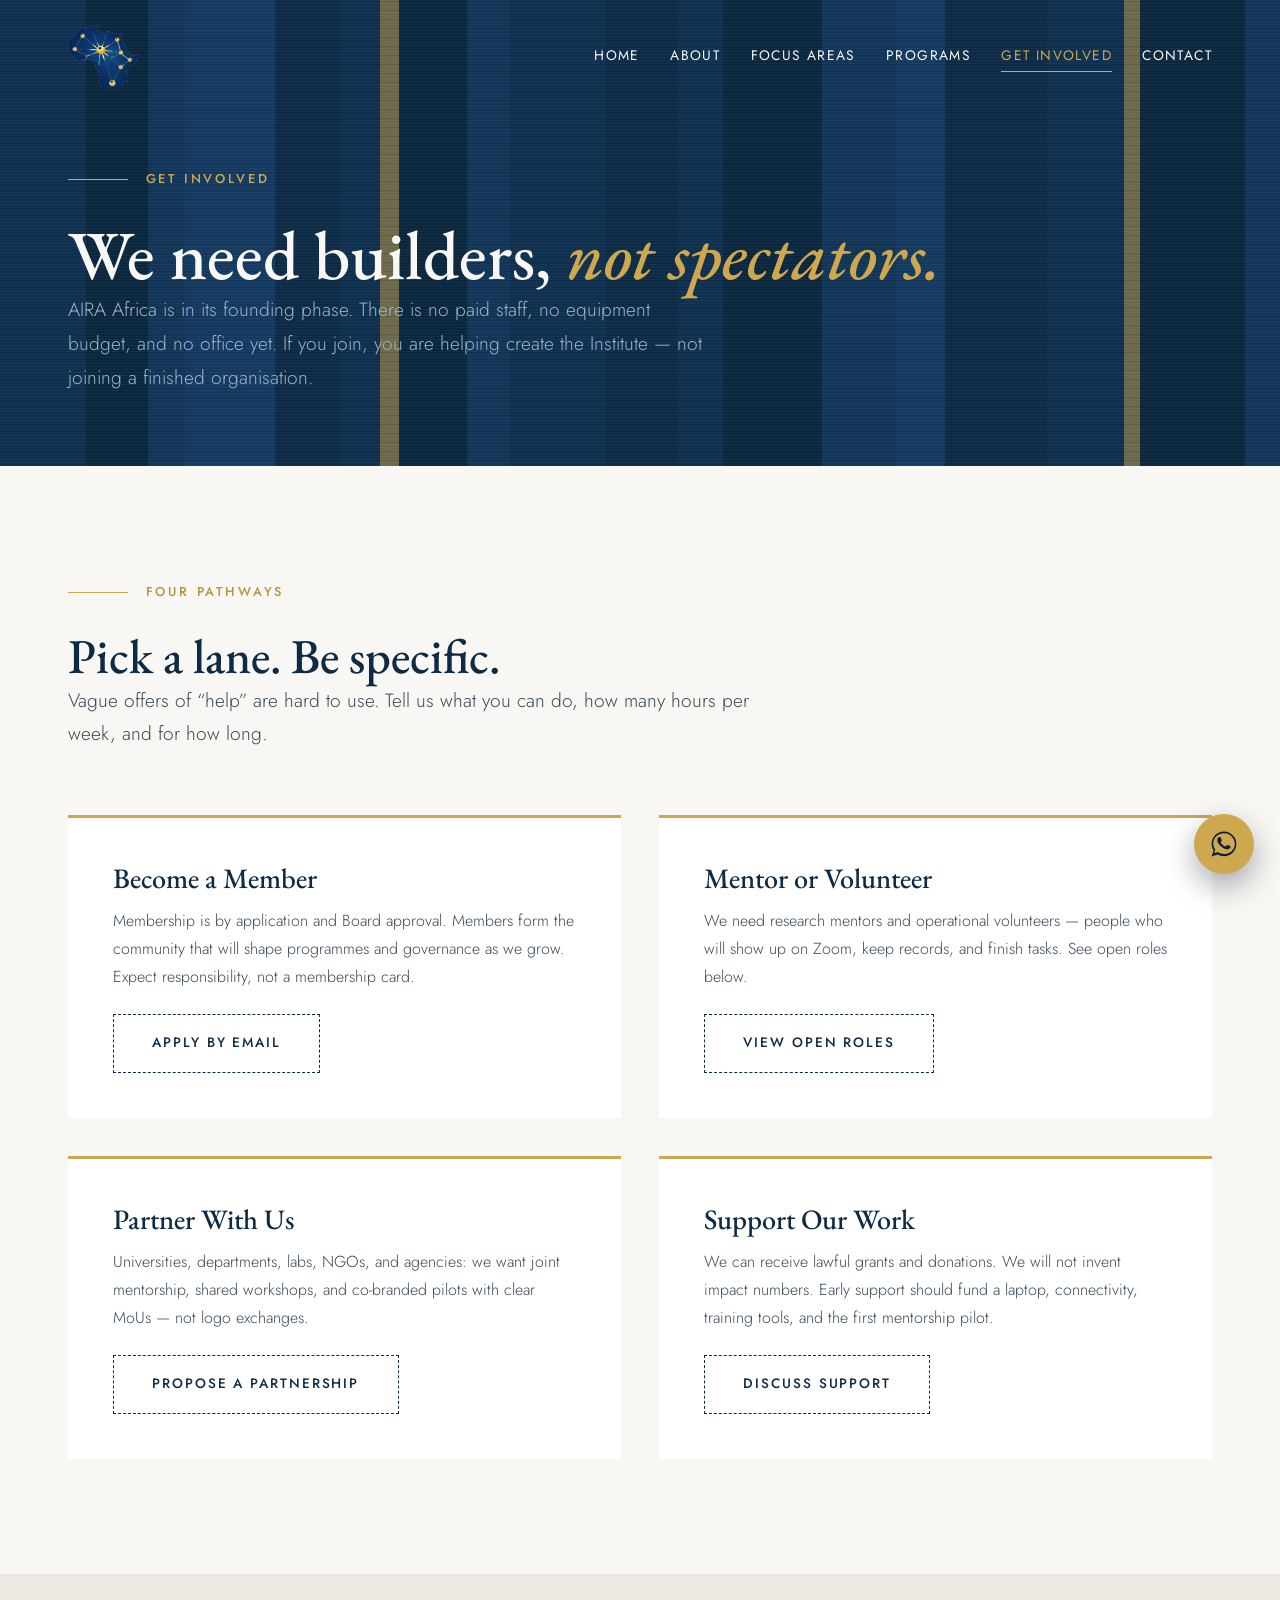
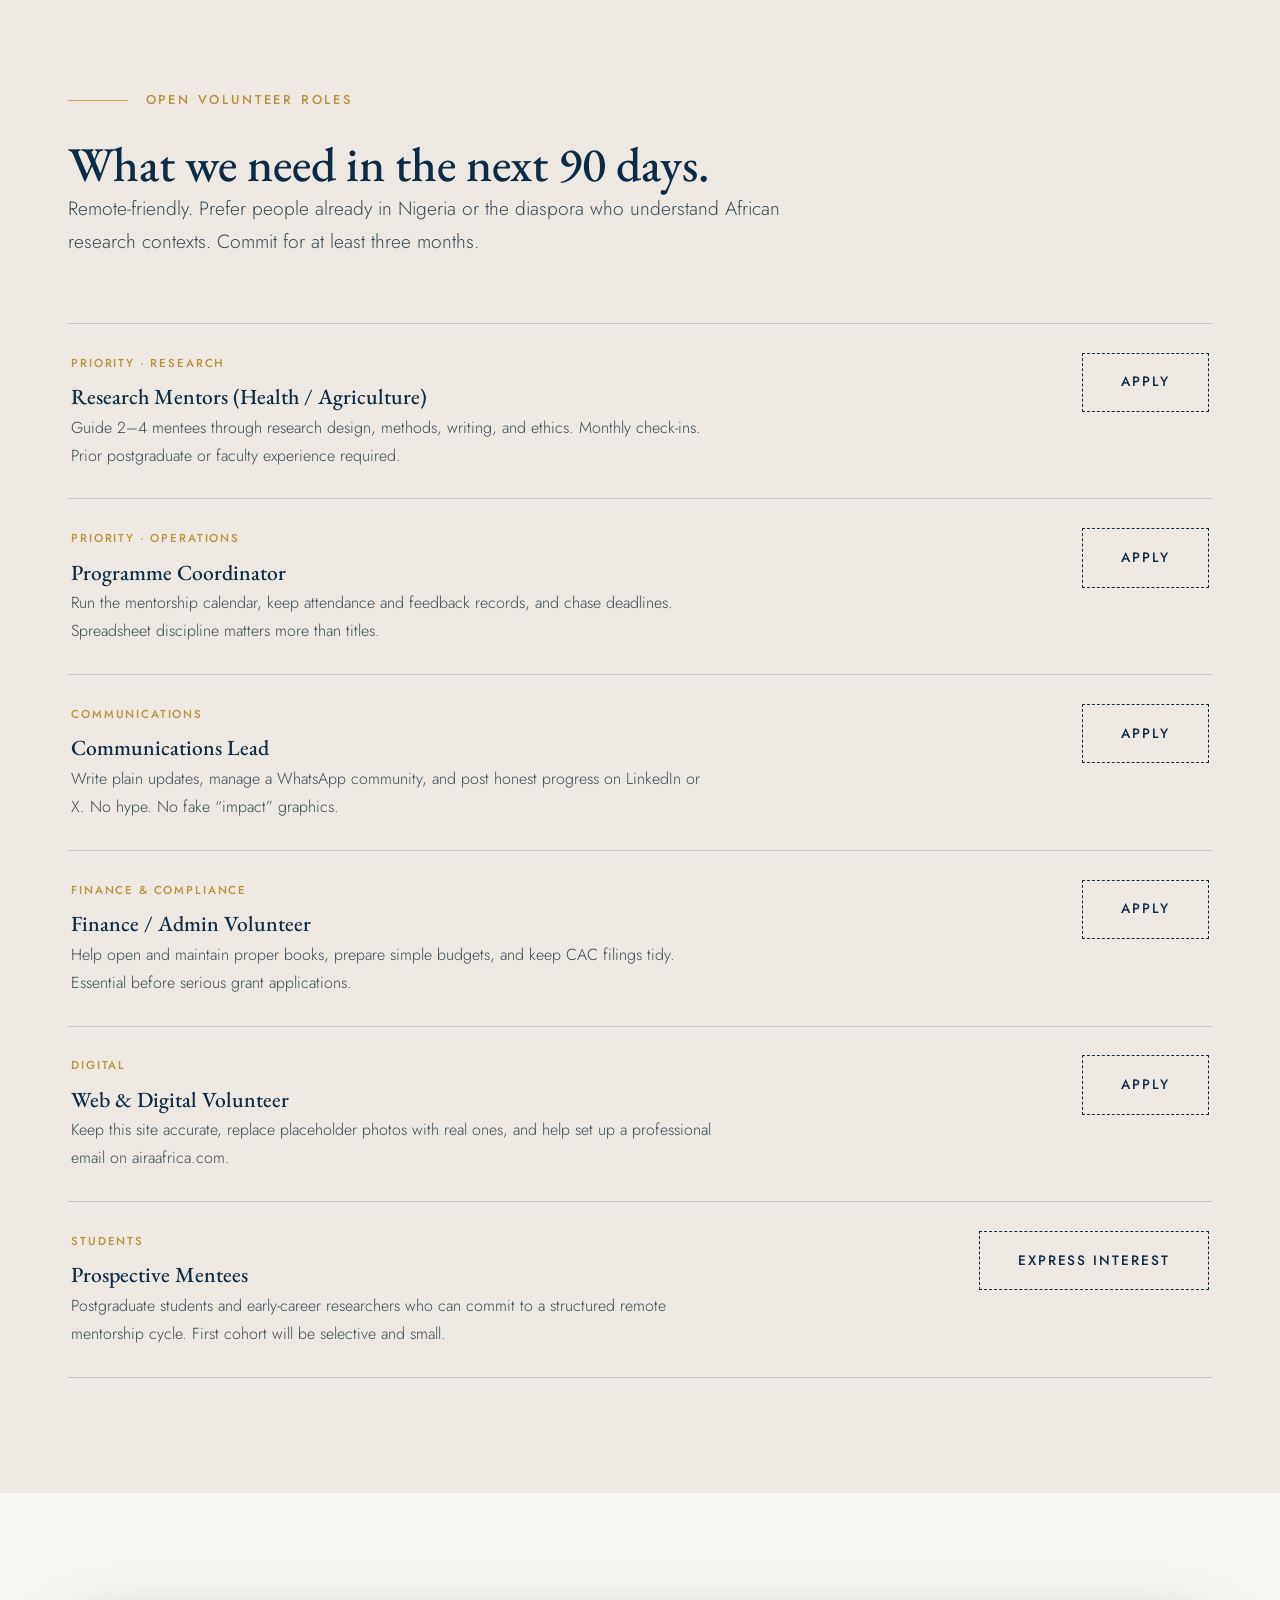
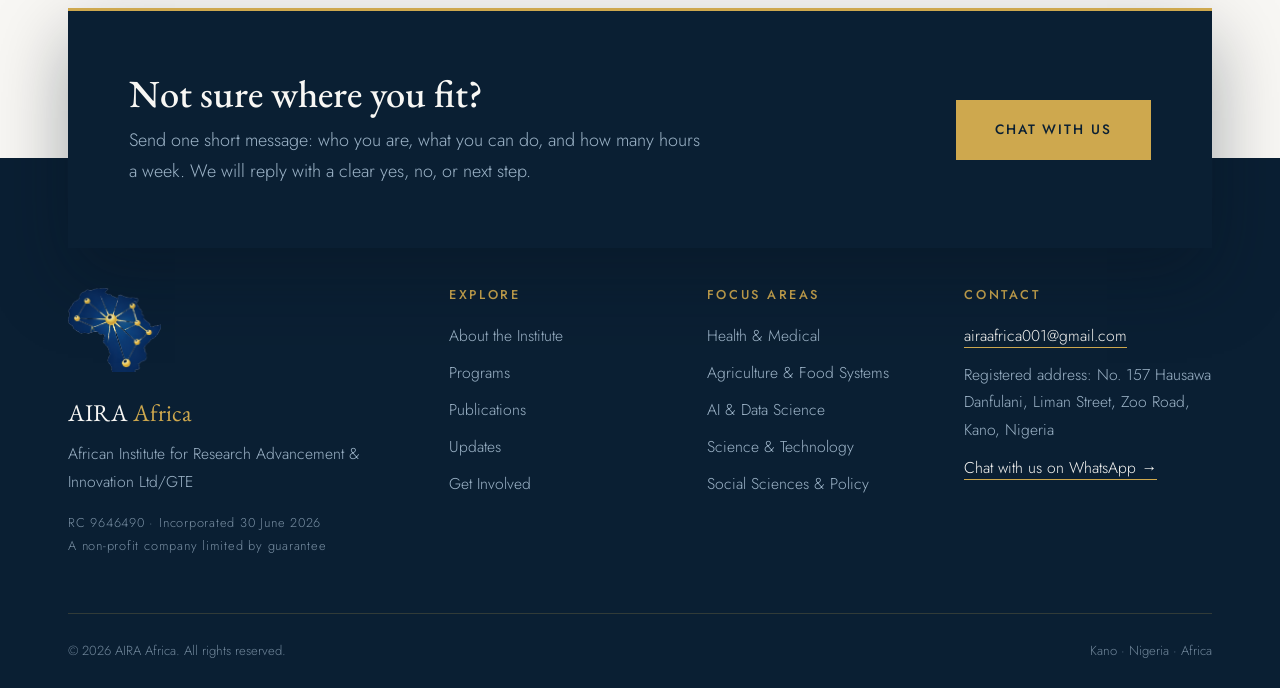
<file: get-involved.html>
<!DOCTYPE html>
<html lang="en">
<head>
<meta charset="UTF-8">
<meta name="viewport" content="width=device-width, initial-scale=1.0">
<title>Get Involved — AIRA Africa</title>
<meta name="description" content="Volunteer, mentor, partner, or support AIRA Africa. Concrete founding roles for a newly registered research institute in Kano, Nigeria.">
<link rel="icon" type="image/png" href="assets/img/favicon.png">
<link rel="preconnect" href="https://fonts.googleapis.com">
<link rel="preconnect" href="https://fonts.gstatic.com" crossorigin>
<link href="https://fonts.googleapis.com/css2?family=EB+Garamond:ital,wght@0,400;0,500;0,600;1,400;1,500&family=Jost:wght@300;400;500;600&display=swap" rel="stylesheet">
<link rel="stylesheet" href="css/style.css">
</head>
<body>

<header class="site-header" id="siteHeader">
  <div class="header-inner">
    <a href="index.html" class="brand"><img class="brand-mark" src="assets/img/logo-mark.png" alt="AIRA Africa emblem"><img class="brand-full" src="assets/img/logo.png" alt="AIRA Africa — African Institute for Research Advancement &amp; Innovation"></a>
    <nav class="main-nav" id="mainNav" aria-label="Main navigation">
      <a href="index.html">Home</a>
      <a href="about.html">About</a>
      <a href="focus-areas.html">Focus Areas</a>
      <a href="programs.html">Programs</a>
      <a href="get-involved.html" class="active">Get Involved</a>
      <a href="contact.html">Contact</a>
    </nav>
    <button class="nav-toggle" id="navToggle" aria-label="Toggle menu" aria-expanded="false"><span></span><span></span><span></span></button>
  </div>
</header>

<section class="page-hero">
  <canvas class="weave-canvas" aria-hidden="true"></canvas>
  <div class="wrap">
    <p class="mini-title">Get Involved</p>
    <h1>We need builders, <em>not spectators.</em></h1>
    <p class="lede">AIRA Africa is in its founding phase. There is no paid staff, no equipment budget, and no office yet. If you join, you are helping create the Institute — not joining a finished organisation.</p>
  </div>
</section>

<section class="section">
  <div class="wrap">
    <div class="section-head reveal">
      <p class="mini-title">Four Pathways</p>
      <h2>Pick a lane. Be specific.</h2>
      <p class="lede">Vague offers of “help” are hard to use. Tell us what you can do, how many hours per week, and for how long.</p>
    </div>
    <div class="pathways">
      <div class="pathway reveal">
        <h3>Become a Member</h3>
        <p>Membership is by application and Board approval. Members form the community that will shape programmes and governance as we grow. Expect responsibility, not a membership card.</p>
        <a href="mailto:airaafrica001@gmail.com?subject=Membership%20Application%20—%20AIRA%20Africa" class="btn btn-outline">Apply by Email</a>
      </div>
      <div class="pathway reveal" data-delay="1">
        <h3>Mentor or Volunteer</h3>
        <p>We need research mentors and operational volunteers — people who will show up on Zoom, keep records, and finish tasks. See open roles below.</p>
        <a href="#roles" class="btn btn-outline">View Open Roles</a>
      </div>
      <div class="pathway reveal" data-delay="2">
        <h3>Partner With Us</h3>
        <p>Universities, departments, labs, NGOs, and agencies: we want joint mentorship, shared workshops, and co-branded pilots with clear MoUs — not logo exchanges.</p>
        <a href="mailto:airaafrica001@gmail.com?subject=Partnership%20Inquiry%20—%20AIRA%20Africa" class="btn btn-outline">Propose a Partnership</a>
      </div>
      <div class="pathway reveal" data-delay="3">
        <h3>Support Our Work</h3>
        <p>We can receive lawful grants and donations. We will not invent impact numbers. Early support should fund a laptop, connectivity, training tools, and the first mentorship pilot.</p>
        <a href="mailto:airaafrica001@gmail.com?subject=Support%20%2F%20Donation%20—%20AIRA%20Africa" class="btn btn-outline">Discuss Support</a>
      </div>
    </div>
  </div>
</section>

<section class="section off" id="roles">
  <div class="wrap">
    <div class="section-head reveal">
      <p class="mini-title">Open Volunteer Roles</p>
      <h2>What we need in the next 90 days.</h2>
      <p class="lede">Remote-friendly. Prefer people already in Nigeria or the diaspora who understand African research contexts. Commit for at least three months.</p>
    </div>
    <div class="role-list">
      <div class="role-row reveal">
        <div>
          <span class="role-meta">Priority · Research</span>
          <h3>Research Mentors (Health / Agriculture)</h3>
          <p>Guide 2–4 mentees through research design, methods, writing, and ethics. Monthly check-ins. Prior postgraduate or faculty experience required.</p>
        </div>
        <a href="mailto:airaafrica001@gmail.com?subject=Volunteer%20—%20Research%20Mentor" class="btn btn-outline">Apply</a>
      </div>
      <div class="role-row reveal">
        <div>
          <span class="role-meta">Priority · Operations</span>
          <h3>Programme Coordinator</h3>
          <p>Run the mentorship calendar, keep attendance and feedback records, and chase deadlines. Spreadsheet discipline matters more than titles.</p>
        </div>
        <a href="mailto:airaafrica001@gmail.com?subject=Volunteer%20—%20Programme%20Coordinator" class="btn btn-outline">Apply</a>
      </div>
      <div class="role-row reveal">
        <div>
          <span class="role-meta">Communications</span>
          <h3>Communications Lead</h3>
          <p>Write plain updates, manage a WhatsApp community, and post honest progress on LinkedIn or X. No hype. No fake “impact” graphics.</p>
        </div>
        <a href="mailto:airaafrica001@gmail.com?subject=Volunteer%20—%20Communications" class="btn btn-outline">Apply</a>
      </div>
      <div class="role-row reveal">
        <div>
          <span class="role-meta">Finance &amp; Compliance</span>
          <h3>Finance / Admin Volunteer</h3>
          <p>Help open and maintain proper books, prepare simple budgets, and keep CAC filings tidy. Essential before serious grant applications.</p>
        </div>
        <a href="mailto:airaafrica001@gmail.com?subject=Volunteer%20—%20Finance%20Admin" class="btn btn-outline">Apply</a>
      </div>
      <div class="role-row reveal">
        <div>
          <span class="role-meta">Digital</span>
          <h3>Web &amp; Digital Volunteer</h3>
          <p>Keep this site accurate, replace placeholder photos with real ones, and help set up a professional email on airaafrica.com.</p>
        </div>
        <a href="mailto:airaafrica001@gmail.com?subject=Volunteer%20—%20Web%20Digital" class="btn btn-outline">Apply</a>
      </div>
      <div class="role-row reveal">
        <div>
          <span class="role-meta">Students</span>
          <h3>Prospective Mentees</h3>
          <p>Postgraduate students and early-career researchers who can commit to a structured remote mentorship cycle. First cohort will be selective and small.</p>
        </div>
        <a href="mailto:airaafrica001@gmail.com?subject=Interest%20—%20Mentorship%20Mentee" class="btn btn-outline">Express Interest</a>
      </div>
    </div>
  </div>
</section>

<section class="section" style="padding-bottom: 0;">
  <div class="wrap">
    <div class="cta-overlap reveal">
      <div class="cta-card">
        <div>
          <h2>Not sure where you fit?</h2>
          <p>Send one short message: who you are, what you can do, and how many hours a week. We will reply with a clear yes, no, or next step.</p>
        </div>
        <div class="cta-actions">
          <a href="#" class="btn btn-gold" data-chat>Chat With Us</a>
        </div>
      </div>
    </div>
  </div>
</section>

<footer class="site-footer">
  <div class="wrap">
    <div class="footer-grid">
      <div class="footer-brand">
        <img src="assets/img/logo-mark.png" alt="AIRA Africa emblem">
        <p class="footer-name">AIRA <span>Africa</span></p>
        <p>African Institute for Research Advancement &amp; Innovation Ltd/GTE</p>
        <p class="footer-rc">RC 9646490 · Incorporated 30 June 2026<br>A non-profit company limited by guarantee</p>
      </div>
      <div>
        <h4>Explore</h4>
        <ul class="footer-links">
          <li><a href="about.html">About the Institute</a></li>
          <li><a href="programs.html">Programs</a></li>
          <li><a href="publications.html">Publications</a></li>
          <li><a href="news.html">Updates</a></li>
          <li><a href="get-involved.html">Get Involved</a></li>
        </ul>
      </div>
      <div>
        <h4>Focus Areas</h4>
        <ul class="footer-links">
          <li><a href="focus-areas.html#health">Health &amp; Medical</a></li>
          <li><a href="focus-areas.html#agriculture">Agriculture &amp; Food Systems</a></li>
          <li><a href="focus-areas.html#ai">AI &amp; Data Science</a></li>
          <li><a href="focus-areas.html#science">Science &amp; Technology</a></li>
          <li><a href="focus-areas.html#social">Social Sciences &amp; Policy</a></li>
        </ul>
      </div>
      <div class="footer-contact">
        <h4>Contact</h4>
        <p><a href="mailto:airaafrica001@gmail.com">airaafrica001@gmail.com</a></p>
        <p>Registered address: No. 157 Hausawa Danfulani, Liman Street, Zoo Road, Kano, Nigeria</p>
        <p><a href="#" data-chat>Chat with us on WhatsApp →</a></p>
      </div>
    </div>
    <div class="footer-bottom">
      <span>© <span class="js-year">2026</span> AIRA Africa. All rights reserved.</span>
      <span>Kano · Nigeria · Africa</span>
    </div>
  </div>
</footer>

<script src="js/main.js"></script>
</body>
</html>
</file>
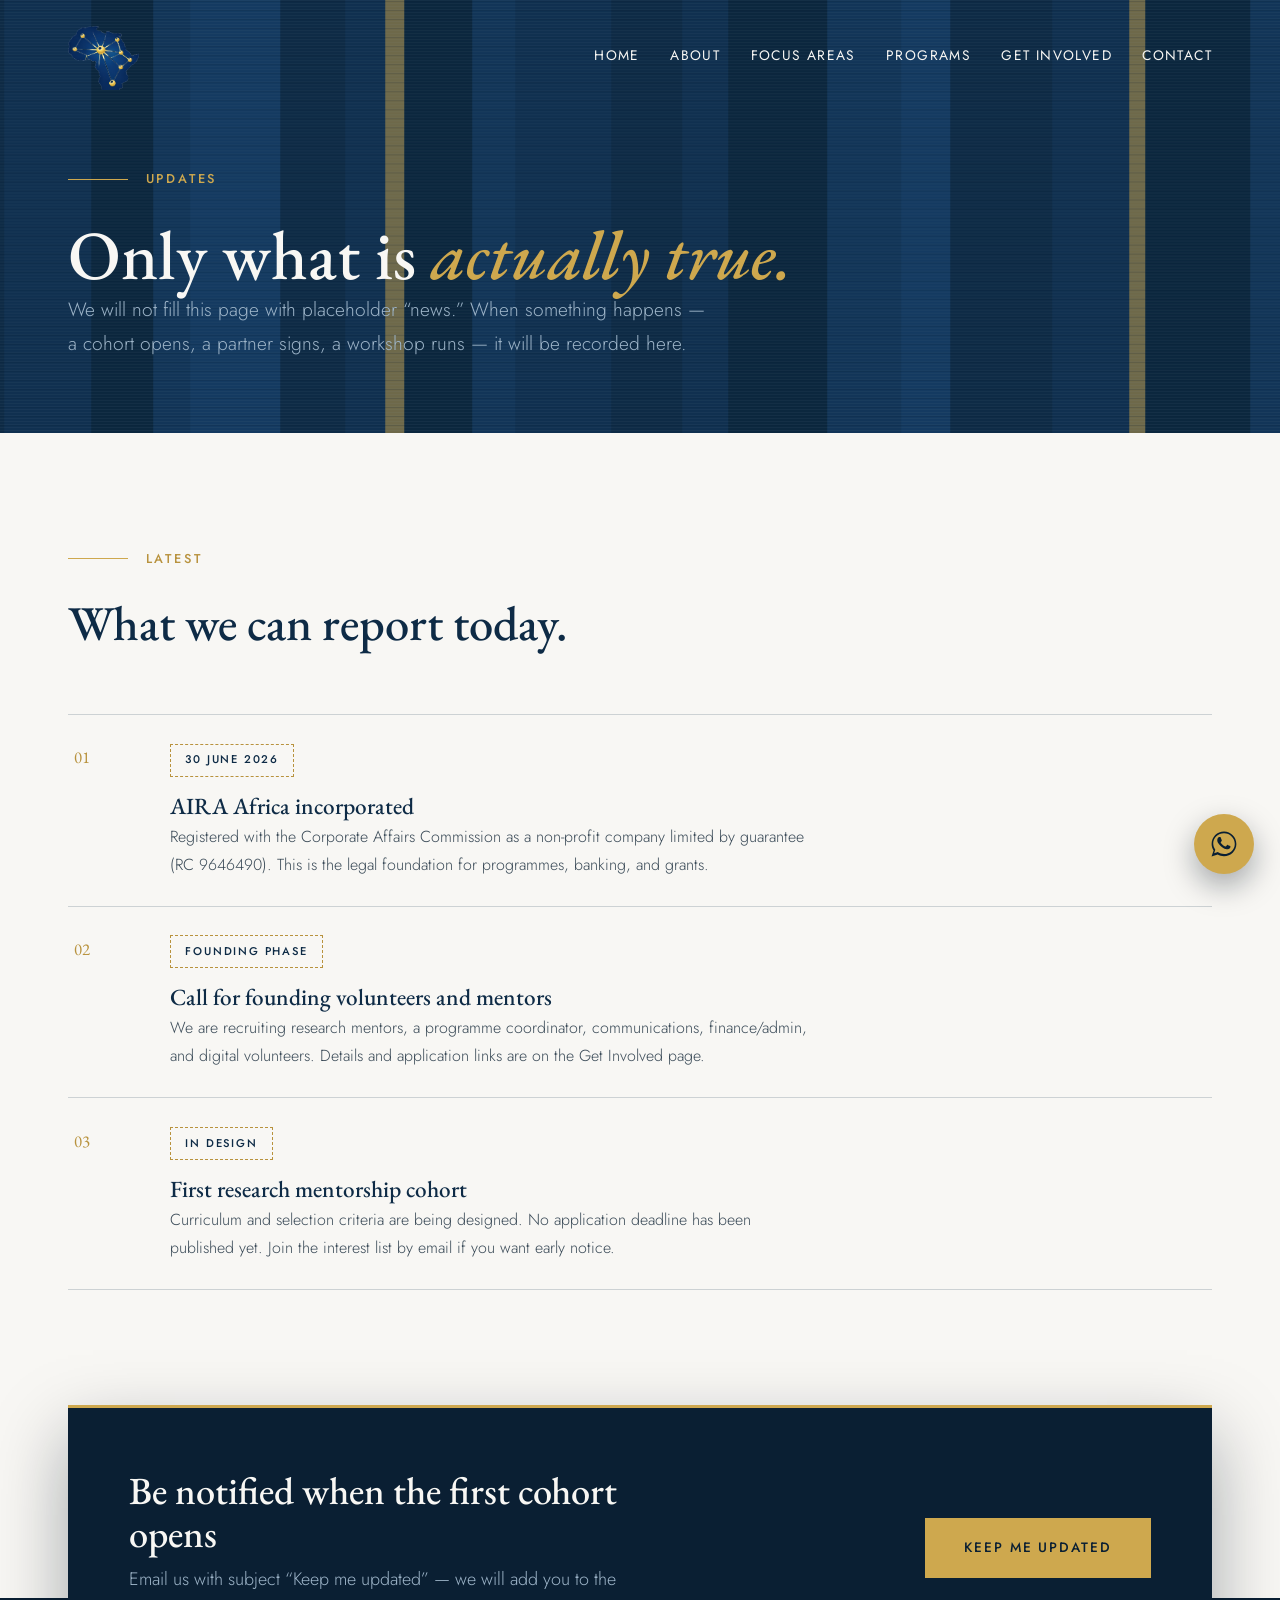
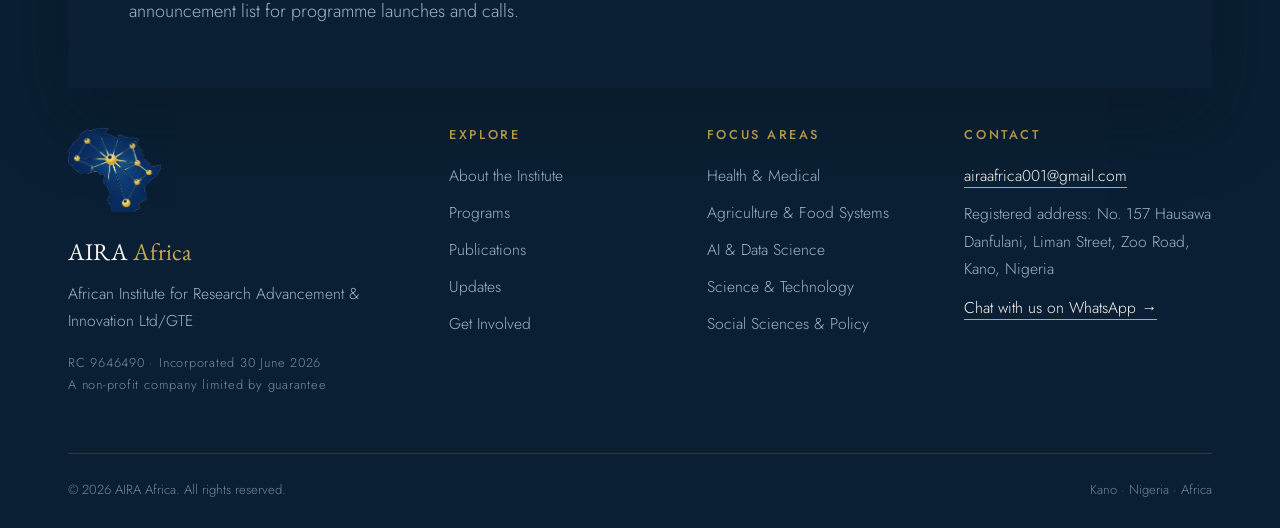
<file: news.html>
<!DOCTYPE html>
<html lang="en">
<head>
<meta charset="UTF-8">
<meta name="viewport" content="width=device-width, initial-scale=1.0">
<title>Updates — AIRA Africa</title>
<meta name="description" content="Official updates from AIRA Africa — incorporation, programme planning, and calls for volunteers.">
<link rel="icon" type="image/png" href="assets/img/favicon.png">
<link rel="preconnect" href="https://fonts.googleapis.com">
<link rel="preconnect" href="https://fonts.gstatic.com" crossorigin>
<link href="https://fonts.googleapis.com/css2?family=EB+Garamond:ital,wght@0,400;0,500;0,600;1,400;1,500&family=Jost:wght@300;400;500;600&display=swap" rel="stylesheet">
<link rel="stylesheet" href="css/style.css">
</head>
<body>

<header class="site-header" id="siteHeader">
  <div class="header-inner">
    <a href="index.html" class="brand"><img class="brand-mark" src="assets/img/logo-mark.png" alt="AIRA Africa emblem"><img class="brand-full" src="assets/img/logo.png" alt="AIRA Africa — African Institute for Research Advancement &amp; Innovation"></a>
    <nav class="main-nav" id="mainNav" aria-label="Main navigation">
      <a href="index.html">Home</a>
      <a href="about.html">About</a>
      <a href="focus-areas.html">Focus Areas</a>
      <a href="programs.html">Programs</a>
      <a href="get-involved.html">Get Involved</a>
      <a href="contact.html">Contact</a>
    </nav>
    <button class="nav-toggle" id="navToggle" aria-label="Toggle menu" aria-expanded="false"><span></span><span></span><span></span></button>
  </div>
</header>

<section class="page-hero">
  <canvas class="weave-canvas" aria-hidden="true"></canvas>
  <div class="wrap">
    <p class="mini-title">Updates</p>
    <h1>Only what is <em>actually true.</em></h1>
    <p class="lede">We will not fill this page with placeholder “news.” When something happens — a cohort opens, a partner signs, a workshop runs — it will be recorded here.</p>
  </div>
</section>

<section class="section">
  <div class="wrap">
    <div class="section-head reveal">
      <p class="mini-title">Latest</p>
      <h2>What we can report today.</h2>
    </div>
    <div class="line-list">
      <article class="line-row reveal">
        <span class="row-num">01</span>
        <span>
          <span class="status-pill">30 June 2026</span>
          <h3>AIRA Africa incorporated</h3>
          <p>Registered with the Corporate Affairs Commission as a non-profit company limited by guarantee (RC 9646490). This is the legal foundation for programmes, banking, and grants.</p>
        </span>
        <span class="row-arrow"></span>
      </article>
      <article class="line-row reveal">
        <span class="row-num">02</span>
        <span>
          <span class="status-pill">Founding phase</span>
          <h3>Call for founding volunteers and mentors</h3>
          <p>We are recruiting research mentors, a programme coordinator, communications, finance/admin, and digital volunteers. Details and application links are on the Get Involved page.</p>
        </span>
        <span class="row-arrow"></span>
      </article>
      <article class="line-row reveal">
        <span class="row-num">03</span>
        <span>
          <span class="status-pill">In design</span>
          <h3>First research mentorship cohort</h3>
          <p>Curriculum and selection criteria are being designed. No application deadline has been published yet. Join the interest list by email if you want early notice.</p>
        </span>
        <span class="row-arrow"></span>
      </article>
    </div>
  </div>
</section>

<section class="section" style="padding-top: 0; padding-bottom: 0;">
  <div class="wrap">
    <div class="cta-overlap reveal">
      <div class="cta-card">
        <div>
          <h2>Be notified when the first cohort opens</h2>
          <p>Email us with subject “Keep me updated” — we will add you to the announcement list for programme launches and calls.</p>
        </div>
        <div class="cta-actions">
          <a href="mailto:airaafrica001@gmail.com?subject=Keep%20me%20updated%20—%20AIRA%20Africa" class="btn btn-gold">Keep Me Updated</a>
        </div>
      </div>
    </div>
  </div>
</section>

<footer class="site-footer">
  <div class="wrap">
    <div class="footer-grid">
      <div class="footer-brand">
        <img src="assets/img/logo-mark.png" alt="AIRA Africa emblem">
        <p class="footer-name">AIRA <span>Africa</span></p>
        <p>African Institute for Research Advancement &amp; Innovation Ltd/GTE</p>
        <p class="footer-rc">RC 9646490 · Incorporated 30 June 2026<br>A non-profit company limited by guarantee</p>
      </div>
      <div>
        <h4>Explore</h4>
        <ul class="footer-links">
          <li><a href="about.html">About the Institute</a></li>
          <li><a href="programs.html">Programs</a></li>
          <li><a href="publications.html">Publications</a></li>
          <li><a href="news.html">Updates</a></li>
          <li><a href="get-involved.html">Get Involved</a></li>
        </ul>
      </div>
      <div>
        <h4>Focus Areas</h4>
        <ul class="footer-links">
          <li><a href="focus-areas.html#health">Health &amp; Medical</a></li>
          <li><a href="focus-areas.html#agriculture">Agriculture &amp; Food Systems</a></li>
          <li><a href="focus-areas.html#ai">AI &amp; Data Science</a></li>
          <li><a href="focus-areas.html#science">Science &amp; Technology</a></li>
          <li><a href="focus-areas.html#social">Social Sciences &amp; Policy</a></li>
        </ul>
      </div>
      <div class="footer-contact">
        <h4>Contact</h4>
        <p><a href="mailto:airaafrica001@gmail.com">airaafrica001@gmail.com</a></p>
        <p>Registered address: No. 157 Hausawa Danfulani, Liman Street, Zoo Road, Kano, Nigeria</p>
        <p><a href="#" data-chat>Chat with us on WhatsApp →</a></p>
      </div>
    </div>
    <div class="footer-bottom">
      <span>© <span class="js-year">2026</span> AIRA Africa. All rights reserved.</span>
      <span>Kano · Nigeria · Africa</span>
    </div>
  </div>
</footer>

<script src="js/main.js"></script>
</body>
</html>
</file>
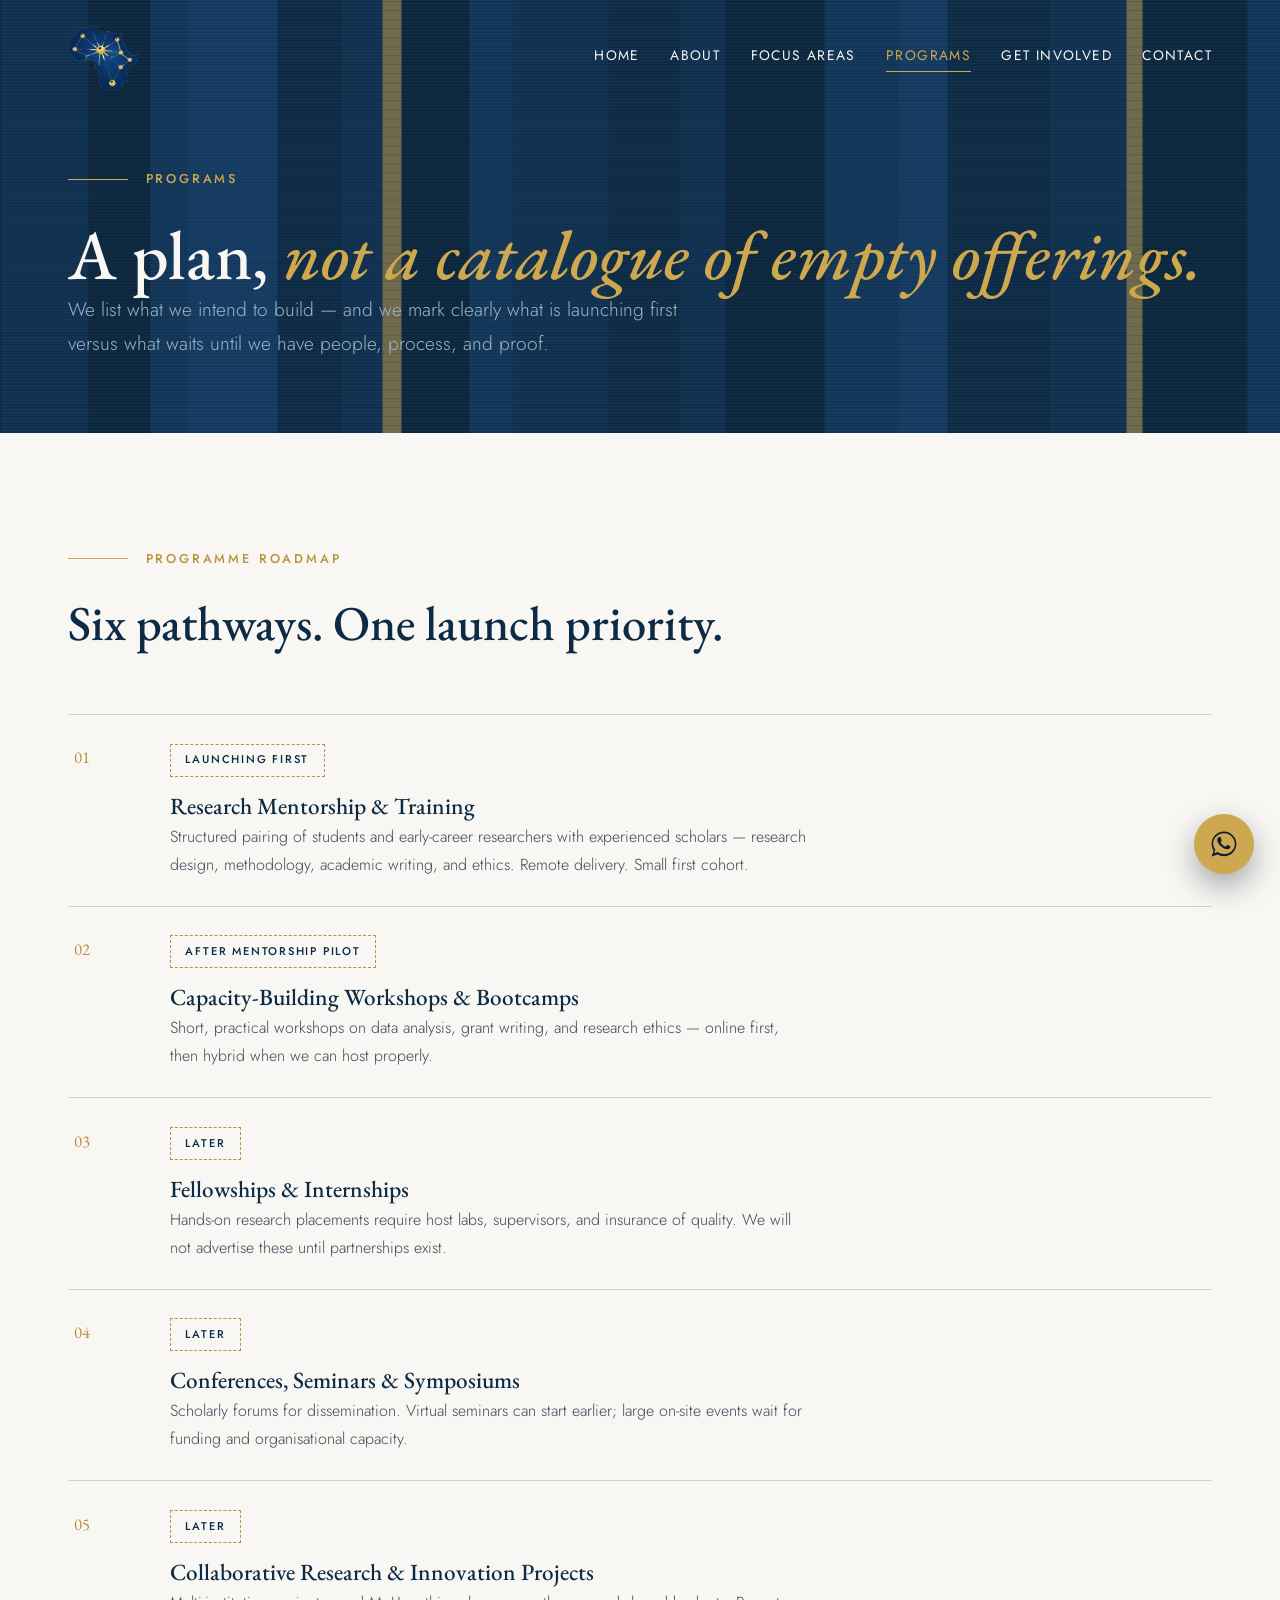
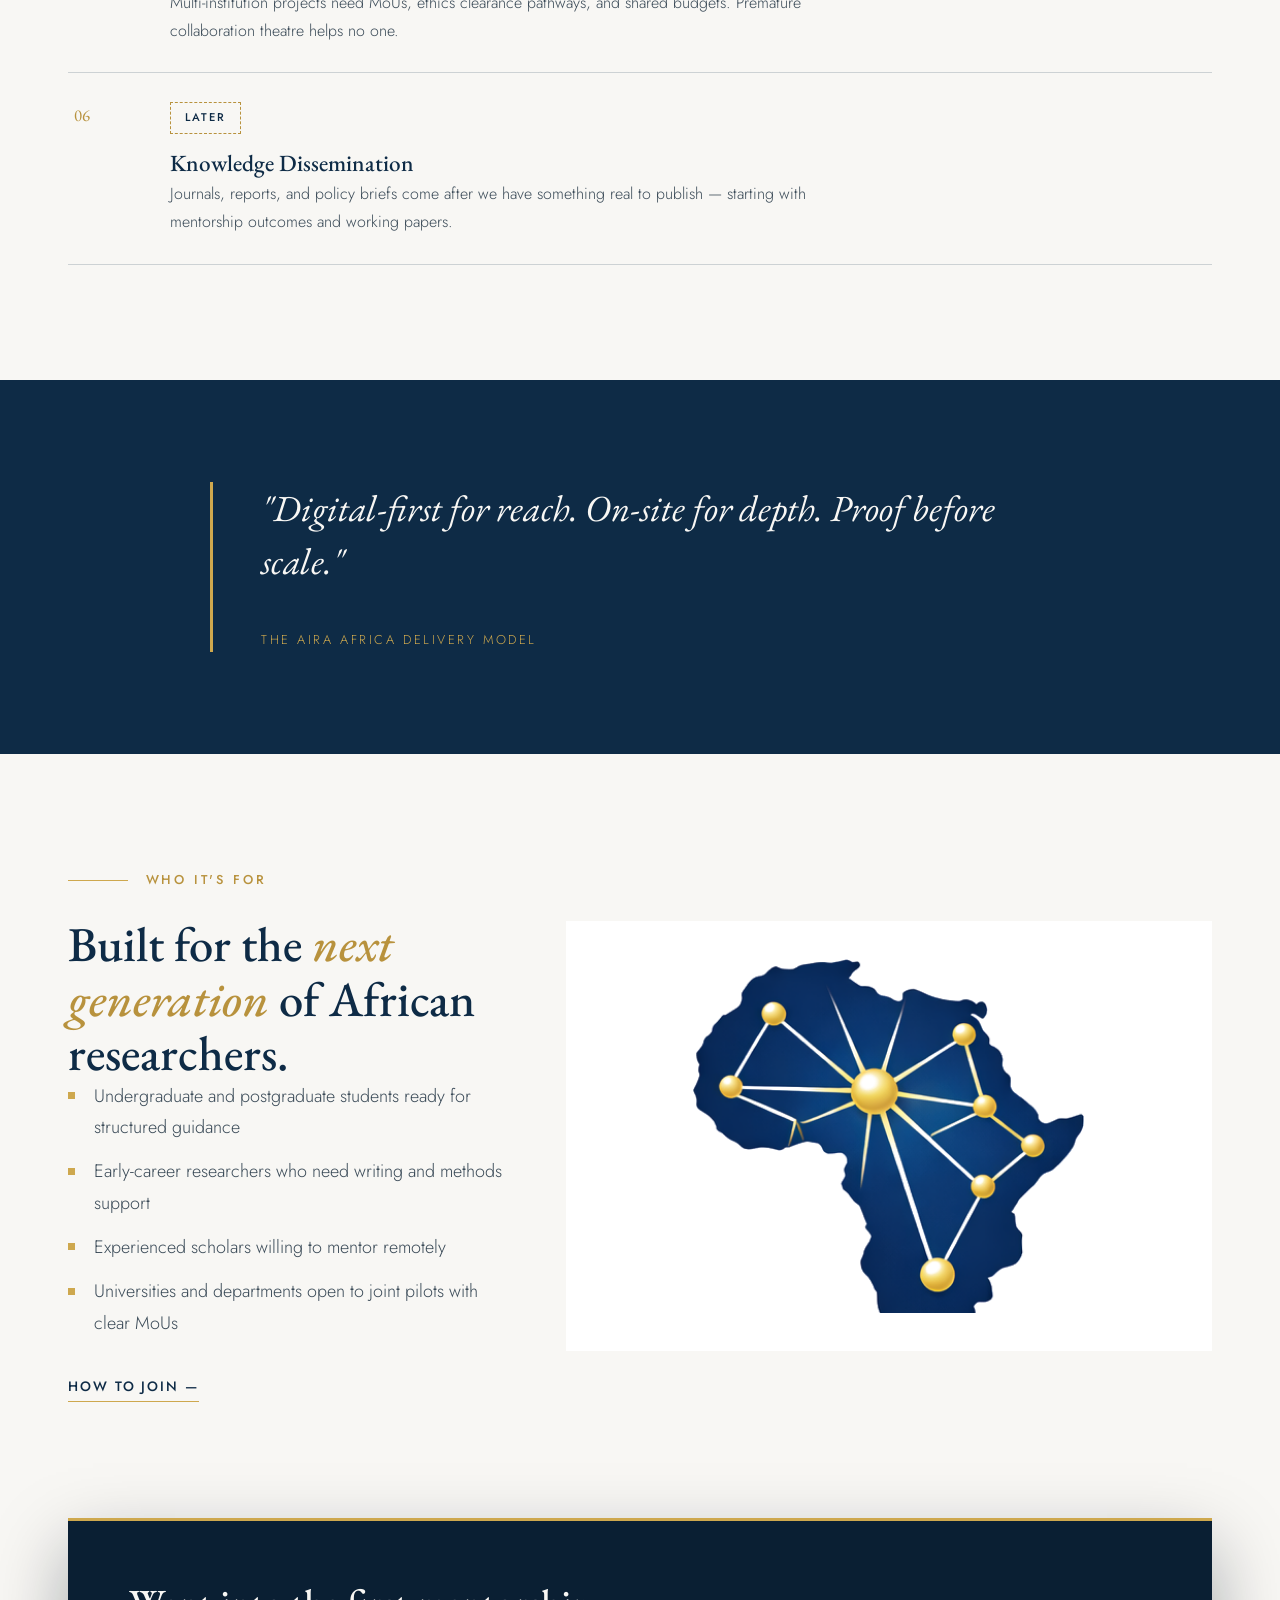
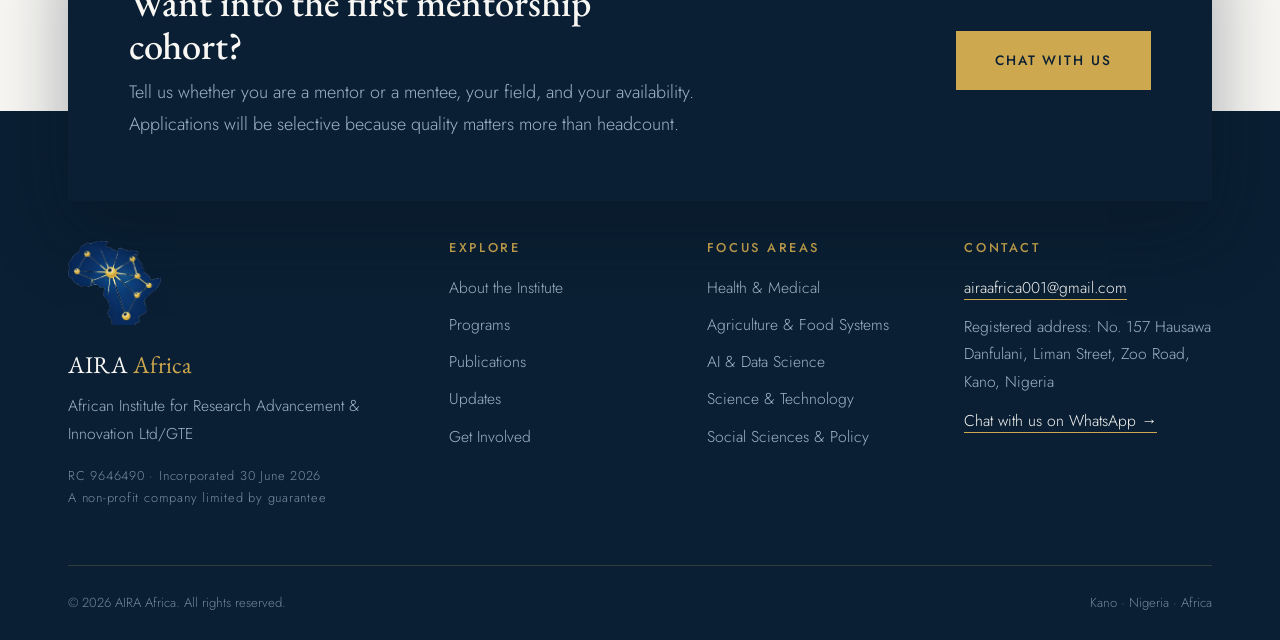
<file: programs.html>
<!DOCTYPE html>
<html lang="en">
<head>
<meta charset="UTF-8">
<meta name="viewport" content="width=device-width, initial-scale=1.0">
<title>Programs — AIRA Africa</title>
<meta name="description" content="AIRA Africa programme plan: launching with research mentorship, then expanding to workshops, fellowships, and collaborative projects as capacity grows.">
<link rel="icon" type="image/png" href="assets/img/favicon.png">
<link rel="preconnect" href="https://fonts.googleapis.com">
<link rel="preconnect" href="https://fonts.gstatic.com" crossorigin>
<link href="https://fonts.googleapis.com/css2?family=EB+Garamond:ital,wght@0,400;0,500;0,600;1,400;1,500&family=Jost:wght@300;400;500;600&display=swap" rel="stylesheet">
<link rel="stylesheet" href="css/style.css">
</head>
<body>

<header class="site-header" id="siteHeader">
  <div class="header-inner">
    <a href="index.html" class="brand"><img class="brand-mark" src="assets/img/logo-mark.png" alt="AIRA Africa emblem"><img class="brand-full" src="assets/img/logo.png" alt="AIRA Africa — African Institute for Research Advancement &amp; Innovation"></a>
    <nav class="main-nav" id="mainNav" aria-label="Main navigation">
      <a href="index.html">Home</a>
      <a href="about.html">About</a>
      <a href="focus-areas.html">Focus Areas</a>
      <a href="programs.html" class="active">Programs</a>
      <a href="get-involved.html">Get Involved</a>
      <a href="contact.html">Contact</a>
    </nav>
    <button class="nav-toggle" id="navToggle" aria-label="Toggle menu" aria-expanded="false"><span></span><span></span><span></span></button>
  </div>
</header>

<section class="page-hero">
  <canvas class="weave-canvas" aria-hidden="true"></canvas>
  <div class="wrap">
    <p class="mini-title">Programs</p>
    <h1>A plan, <em>not a catalogue of empty offerings.</em></h1>
    <p class="lede">We list what we intend to build — and we mark clearly what is launching first versus what waits until we have people, process, and proof.</p>
  </div>
</section>

<section class="section">
  <div class="wrap">
    <div class="section-head reveal">
      <p class="mini-title">Programme Roadmap</p>
      <h2>Six pathways. One launch priority.</h2>
    </div>
    <div class="line-list">
      <div class="line-row reveal">
        <span class="row-num">01</span>
        <span>
          <span class="status-pill">Launching first</span>
          <h3>Research Mentorship &amp; Training</h3>
          <p>Structured pairing of students and early-career researchers with experienced scholars — research design, methodology, academic writing, and ethics. Remote delivery. Small first cohort.</p>
        </span>
        <span class="row-arrow"></span>
      </div>
      <div class="line-row reveal">
        <span class="row-num">02</span>
        <span>
          <span class="status-pill">After mentorship pilot</span>
          <h3>Capacity-Building Workshops &amp; Bootcamps</h3>
          <p>Short, practical workshops on data analysis, grant writing, and research ethics — online first, then hybrid when we can host properly.</p>
        </span>
        <span class="row-arrow"></span>
      </div>
      <div class="line-row reveal">
        <span class="row-num">03</span>
        <span>
          <span class="status-pill">Later</span>
          <h3>Fellowships &amp; Internships</h3>
          <p>Hands-on research placements require host labs, supervisors, and insurance of quality. We will not advertise these until partnerships exist.</p>
        </span>
        <span class="row-arrow"></span>
      </div>
      <div class="line-row reveal">
        <span class="row-num">04</span>
        <span>
          <span class="status-pill">Later</span>
          <h3>Conferences, Seminars &amp; Symposiums</h3>
          <p>Scholarly forums for dissemination. Virtual seminars can start earlier; large on-site events wait for funding and organisational capacity.</p>
        </span>
        <span class="row-arrow"></span>
      </div>
      <div class="line-row reveal">
        <span class="row-num">05</span>
        <span>
          <span class="status-pill">Later</span>
          <h3>Collaborative Research &amp; Innovation Projects</h3>
          <p>Multi-institution projects need MoUs, ethics clearance pathways, and shared budgets. Premature collaboration theatre helps no one.</p>
        </span>
        <span class="row-arrow"></span>
      </div>
      <div class="line-row reveal">
        <span class="row-num">06</span>
        <span>
          <span class="status-pill">Later</span>
          <h3>Knowledge Dissemination</h3>
          <p>Journals, reports, and policy briefs come after we have something real to publish — starting with mentorship outcomes and working papers.</p>
        </span>
        <span class="row-arrow"></span>
      </div>
    </div>
  </div>
</section>

<section class="quote-band">
  <div class="wrap">
    <blockquote class="reveal">
      <p>"Digital-first for reach. On-site for depth. Proof before scale."</p>
      <cite>The AIRA Africa delivery model</cite>
    </blockquote>
  </div>
</section>

<section class="section">
  <div class="wrap">
    <div class="split">
      <div class="split-body reveal">
        <p class="mini-title">Who It's For</p>
        <h2>Built for the <em>next generation</em> of African researchers.</h2>
        <ul class="gold-list">
          <li>Undergraduate and postgraduate students ready for structured guidance</li>
          <li>Early-career researchers who need writing and methods support</li>
          <li>Experienced scholars willing to mentor remotely</li>
          <li>Universities and departments open to joint pilots with clear MoUs</li>
        </ul>
        <a href="get-involved.html" class="more">How to Join —</a>
      </div>
      <div class="split-media reveal" data-delay="1">
        <img class="contain" src="assets/img/logo-mark.png" alt="AIRA Africa emblem">
      </div>
    </div>
  </div>
</section>

<section class="section" style="padding-top: 0; padding-bottom: 0;">
  <div class="wrap">
    <div class="cta-overlap reveal">
      <div class="cta-card">
        <div>
          <h2>Want into the first mentorship cohort?</h2>
          <p>Tell us whether you are a mentor or a mentee, your field, and your availability. Applications will be selective because quality matters more than headcount.</p>
        </div>
        <div class="cta-actions">
          <a href="#" class="btn btn-gold" data-chat>Chat With Us</a>
        </div>
      </div>
    </div>
  </div>
</section>

<footer class="site-footer">
  <div class="wrap">
    <div class="footer-grid">
      <div class="footer-brand">
        <img src="assets/img/logo-mark.png" alt="AIRA Africa emblem">
        <p class="footer-name">AIRA <span>Africa</span></p>
        <p>African Institute for Research Advancement &amp; Innovation Ltd/GTE</p>
        <p class="footer-rc">RC 9646490 · Incorporated 30 June 2026<br>A non-profit company limited by guarantee</p>
      </div>
      <div>
        <h4>Explore</h4>
        <ul class="footer-links">
          <li><a href="about.html">About the Institute</a></li>
          <li><a href="programs.html">Programs</a></li>
          <li><a href="publications.html">Publications</a></li>
          <li><a href="news.html">Updates</a></li>
          <li><a href="get-involved.html">Get Involved</a></li>
        </ul>
      </div>
      <div>
        <h4>Focus Areas</h4>
        <ul class="footer-links">
          <li><a href="focus-areas.html#health">Health &amp; Medical</a></li>
          <li><a href="focus-areas.html#agriculture">Agriculture &amp; Food Systems</a></li>
          <li><a href="focus-areas.html#ai">AI &amp; Data Science</a></li>
          <li><a href="focus-areas.html#science">Science &amp; Technology</a></li>
          <li><a href="focus-areas.html#social">Social Sciences &amp; Policy</a></li>
        </ul>
      </div>
      <div class="footer-contact">
        <h4>Contact</h4>
        <p><a href="mailto:airaafrica001@gmail.com">airaafrica001@gmail.com</a></p>
        <p>Registered address: No. 157 Hausawa Danfulani, Liman Street, Zoo Road, Kano, Nigeria</p>
        <p><a href="#" data-chat>Chat with us on WhatsApp →</a></p>
      </div>
    </div>
    <div class="footer-bottom">
      <span>© <span class="js-year">2026</span> AIRA Africa. All rights reserved.</span>
      <span>Kano · Nigeria · Africa</span>
    </div>
  </div>
</footer>

<script src="js/main.js"></script>
</body>
</html>
</file>
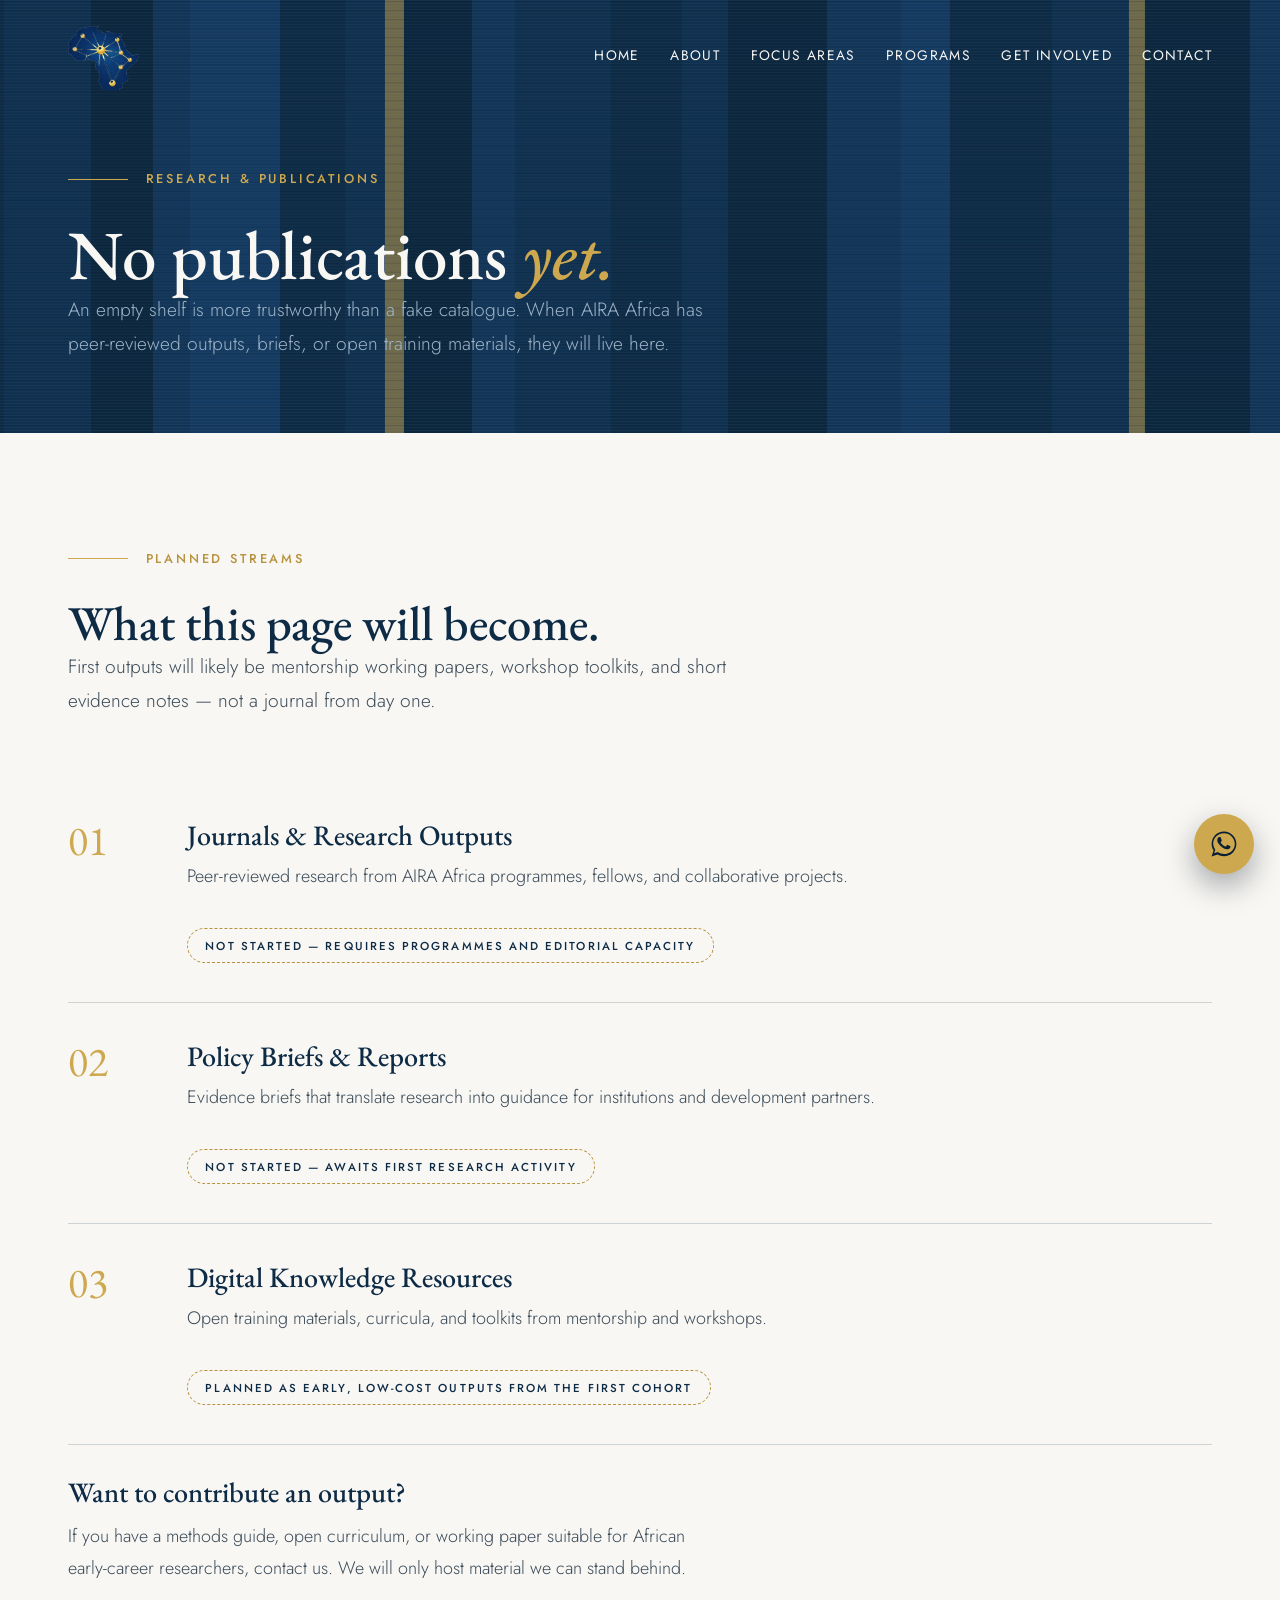
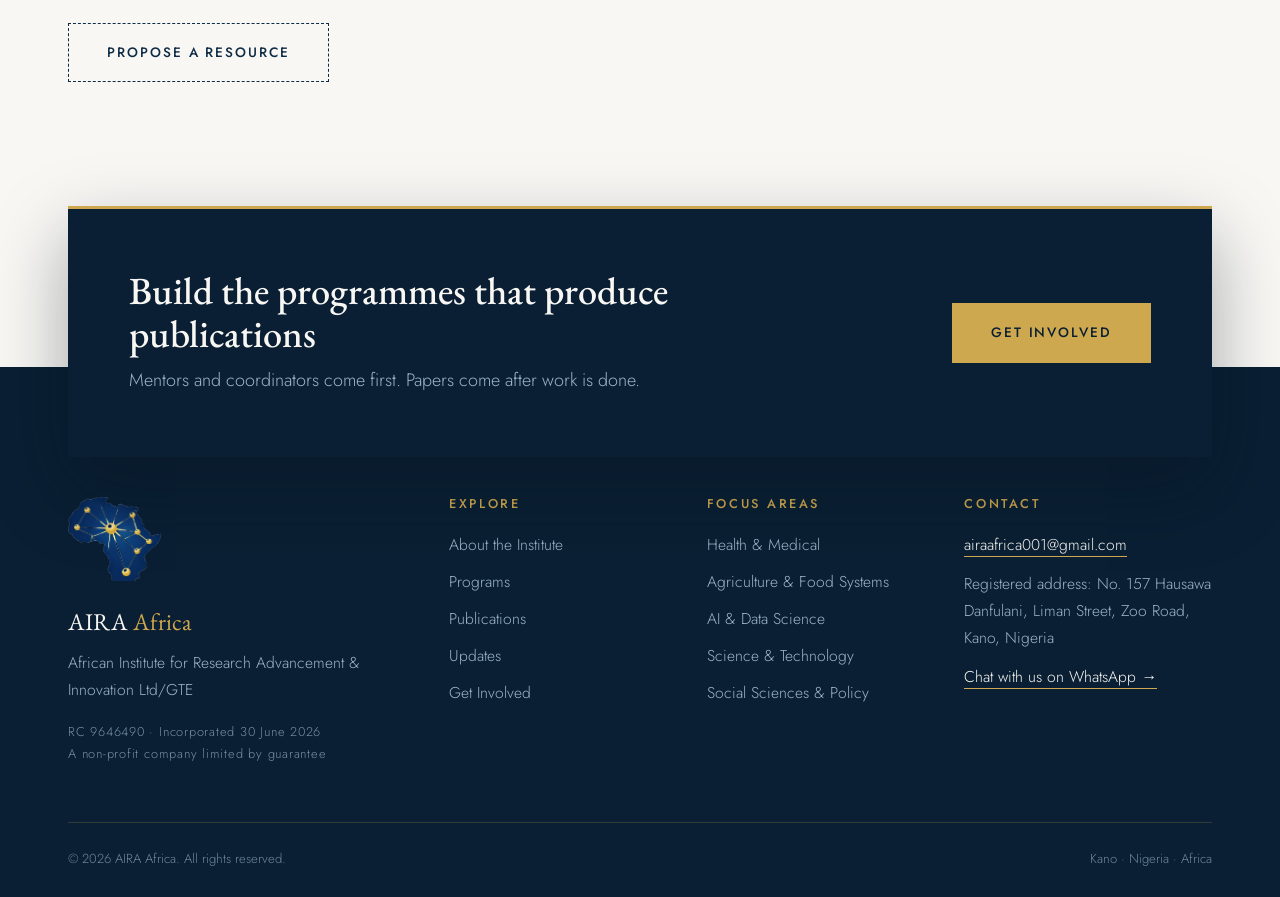
<file: publications.html>
<!DOCTYPE html>
<html lang="en">
<head>
<meta charset="UTF-8">
<meta name="viewport" content="width=device-width, initial-scale=1.0">
<title>Research &amp; Publications — AIRA Africa</title>
<meta name="description" content="AIRA Africa publications: none yet. This page will host journals, reports, and briefs when the Institute has real outputs to share.">
<link rel="icon" type="image/png" href="assets/img/favicon.png">
<link rel="preconnect" href="https://fonts.googleapis.com">
<link rel="preconnect" href="https://fonts.gstatic.com" crossorigin>
<link href="https://fonts.googleapis.com/css2?family=EB+Garamond:ital,wght@0,400;0,500;0,600;1,400;1,500&family=Jost:wght@300;400;500;600&display=swap" rel="stylesheet">
<link rel="stylesheet" href="css/style.css">
</head>
<body>

<header class="site-header" id="siteHeader">
  <div class="header-inner">
    <a href="index.html" class="brand"><img class="brand-mark" src="assets/img/logo-mark.png" alt="AIRA Africa emblem"><img class="brand-full" src="assets/img/logo.png" alt="AIRA Africa — African Institute for Research Advancement &amp; Innovation"></a>
    <nav class="main-nav" id="mainNav" aria-label="Main navigation">
      <a href="index.html">Home</a>
      <a href="about.html">About</a>
      <a href="focus-areas.html">Focus Areas</a>
      <a href="programs.html">Programs</a>
      <a href="get-involved.html">Get Involved</a>
      <a href="contact.html">Contact</a>
    </nav>
    <button class="nav-toggle" id="navToggle" aria-label="Toggle menu" aria-expanded="false"><span></span><span></span><span></span></button>
  </div>
</header>

<section class="page-hero">
  <canvas class="weave-canvas" aria-hidden="true"></canvas>
  <div class="wrap">
    <p class="mini-title">Research &amp; Publications</p>
    <h1>No publications <em>yet.</em></h1>
    <p class="lede">An empty shelf is more trustworthy than a fake catalogue. When AIRA Africa has peer-reviewed outputs, briefs, or open training materials, they will live here.</p>
  </div>
</section>

<section class="section">
  <div class="wrap">
    <div class="section-head reveal">
      <p class="mini-title">Planned Streams</p>
      <h2>What this page will become.</h2>
      <p class="lede">First outputs will likely be mentorship working papers, workshop toolkits, and short evidence notes — not a journal from day one.</p>
    </div>

    <div class="pub-stream reveal">
      <span class="pub-num">01</span>
      <div>
        <h3>Journals &amp; Research Outputs</h3>
        <p>Peer-reviewed research from AIRA Africa programmes, fellows, and collaborative projects.</p>
        <span class="pub-status">Not started — requires programmes and editorial capacity</span>
      </div>
    </div>

    <div class="pub-stream reveal">
      <span class="pub-num">02</span>
      <div>
        <h3>Policy Briefs &amp; Reports</h3>
        <p>Evidence briefs that translate research into guidance for institutions and development partners.</p>
        <span class="pub-status">Not started — awaits first research activity</span>
      </div>
    </div>

    <div class="pub-stream reveal">
      <span class="pub-num">03</span>
      <div>
        <h3>Digital Knowledge Resources</h3>
        <p>Open training materials, curricula, and toolkits from mentorship and workshops.</p>
        <span class="pub-status">Planned as early, low-cost outputs from the first cohort</span>
      </div>
    </div>

    <div class="empty-state reveal">
      <h3>Want to contribute an output?</h3>
      <p>If you have a methods guide, open curriculum, or working paper suitable for African early-career researchers, contact us. We will only host material we can stand behind.</p>
      <a href="mailto:airaafrica001@gmail.com?subject=Publication%20%2F%20Resource%20Proposal%20—%20AIRA%20Africa" class="btn btn-outline" style="margin-top: 1.2rem;">Propose a Resource</a>
    </div>
  </div>
</section>

<section class="section" style="padding-top: 0; padding-bottom: 0;">
  <div class="wrap">
    <div class="cta-overlap reveal">
      <div class="cta-card">
        <div>
          <h2>Build the programmes that produce publications</h2>
          <p>Mentors and coordinators come first. Papers come after work is done.</p>
        </div>
        <div class="cta-actions">
          <a href="get-involved.html" class="btn btn-gold">Get Involved</a>
        </div>
      </div>
    </div>
  </div>
</section>

<footer class="site-footer">
  <div class="wrap">
    <div class="footer-grid">
      <div class="footer-brand">
        <img src="assets/img/logo-mark.png" alt="AIRA Africa emblem">
        <p class="footer-name">AIRA <span>Africa</span></p>
        <p>African Institute for Research Advancement &amp; Innovation Ltd/GTE</p>
        <p class="footer-rc">RC 9646490 · Incorporated 30 June 2026<br>A non-profit company limited by guarantee</p>
      </div>
      <div>
        <h4>Explore</h4>
        <ul class="footer-links">
          <li><a href="about.html">About the Institute</a></li>
          <li><a href="programs.html">Programs</a></li>
          <li><a href="publications.html">Publications</a></li>
          <li><a href="news.html">Updates</a></li>
          <li><a href="get-involved.html">Get Involved</a></li>
        </ul>
      </div>
      <div>
        <h4>Focus Areas</h4>
        <ul class="footer-links">
          <li><a href="focus-areas.html#health">Health &amp; Medical</a></li>
          <li><a href="focus-areas.html#agriculture">Agriculture &amp; Food Systems</a></li>
          <li><a href="focus-areas.html#ai">AI &amp; Data Science</a></li>
          <li><a href="focus-areas.html#science">Science &amp; Technology</a></li>
          <li><a href="focus-areas.html#social">Social Sciences &amp; Policy</a></li>
        </ul>
      </div>
      <div class="footer-contact">
        <h4>Contact</h4>
        <p><a href="mailto:airaafrica001@gmail.com">airaafrica001@gmail.com</a></p>
        <p>Registered address: No. 157 Hausawa Danfulani, Liman Street, Zoo Road, Kano, Nigeria</p>
        <p><a href="#" data-chat>Chat with us on WhatsApp →</a></p>
      </div>
    </div>
    <div class="footer-bottom">
      <span>© <span class="js-year">2026</span> AIRA Africa. All rights reserved.</span>
      <span>Kano · Nigeria · Africa</span>
    </div>
  </div>
</footer>

<script src="js/main.js"></script>
</body>
</html>
</file>
<file: css/style.css>
/* ============================================================
   AIRA AFRICA — Scholarly Pan-African design system
   Palette: cream / deep marine navy / heritage gold
   Type: EB Garamond (display serif) + Jost (sans)
   ============================================================ */

:root {
  --cream: #F8F7F4;
  --off: #ede9e2;
  --marine: #0e2b46;
  --marine-deep: #0a1f33;
  --marine-soft: #16406b;
  --gold: #cea84e;
  --gold-deep: #b8923d;
  --gold-soft: #e6cf9a;
  --text: #3A4A57;
  --text-light: #9db4c8;
  --white: #ffffff;
  --serif: "EB Garamond", Georgia, serif;
  --sans: "Jost", "Segoe UI", Verdana, sans-serif;
  --maxw: 1240px;
  --header-h: 96px;
}

* { margin: 0; padding: 0; box-sizing: border-box; }

html { scroll-behavior: smooth; }

body {
  font-family: var(--sans);
  font-weight: 300;
  font-size: 1.125rem;
  line-height: 1.75;
  color: var(--text);
  background: var(--cream);
  -webkit-font-smoothing: antialiased;
}

img { max-width: 100%; display: block; }

a { color: var(--marine); text-decoration: none; }

h1, h2, h3, h4 {
  font-family: var(--serif);
  font-weight: 500;
  color: var(--marine);
  line-height: 1.12;
}

h1 { font-size: clamp(2.6rem, 5.4vw, 4.6rem); }
h2 { font-size: clamp(2rem, 3.8vw, 3.4rem); }
h3 { font-size: clamp(1.4rem, 2.2vw, 1.9rem); }

h1 em, h2 em, h3 em { font-style: italic; color: var(--gold-deep); }

p { margin-bottom: 1.1em; }
p:last-child { margin-bottom: 0; }

::selection { background: var(--gold); color: var(--marine-deep); }

.wrap { max-width: var(--maxw); margin: 0 auto; padding: 0 clamp(1.2rem, 4vw, 3rem); }

/* ---------- Gold mini-title (signature element) ---------- */
.mini-title {
  display: flex;
  align-items: center;
  gap: 1.1rem;
  font-family: var(--sans);
  font-size: 0.8rem;
  font-weight: 500;
  letter-spacing: 0.22em;
  text-transform: uppercase;
  color: var(--gold-deep);
  margin-bottom: 1.6rem;
}
.mini-title::before {
  content: "";
  width: 60px;
  height: 1px;
  background: var(--gold);
  flex: 0 0 auto;
}
.mini-title.centered { justify-content: center; }

/* ---------- Buttons ---------- */
.btn {
  display: inline-block;
  font-family: var(--sans);
  font-size: 0.85rem;
  font-weight: 500;
  letter-spacing: 0.14em;
  text-transform: uppercase;
  padding: 1.05rem 2.4rem;
  border: 1px solid transparent;
  cursor: pointer;
  transition: background 0.35s ease, color 0.35s ease, border-color 0.35s ease;
}
.btn-gold { background: var(--gold); color: var(--marine-deep); }
.btn-gold:hover { background: var(--white); color: var(--marine); border-color: var(--marine); }
.btn-outline { background: transparent; color: var(--marine); border: 1px dashed var(--marine); }
.btn-outline:hover { background: var(--marine); color: var(--cream); border-style: solid; }
.btn-outline-light { background: transparent; color: var(--cream); border: 1px dashed var(--gold); }
.btn-outline-light:hover { background: var(--gold); color: var(--marine-deep); border-style: solid; }

/* ---------- Header ---------- */
.site-header {
  position: fixed;
  top: 0; left: 0; right: 0;
  z-index: 100;
  transition: background 0.4s ease, box-shadow 0.4s ease;
}
.header-inner {
  max-width: var(--maxw);
  margin: 0 auto;
  padding: 1.6rem clamp(1.2rem, 4vw, 3rem);
  display: flex;
  align-items: center;
  justify-content: space-between;
  gap: 2rem;
  transition: padding 0.4s ease;
}
.site-header.scrolled {
  background: rgba(248, 247, 244, 0.97);
  box-shadow: 0 1px 0 rgba(14, 43, 70, 0.12);
}
.site-header.scrolled .header-inner { padding-top: 0.7rem; padding-bottom: 0.7rem; }
.brand img { height: 64px; width: auto; transition: height 0.4s ease; }
.site-header.scrolled .brand img { height: 48px; }

.main-nav { display: flex; gap: 1.9rem; align-items: center; }
.main-nav a {
  font-size: 0.86rem;
  font-weight: 400;
  letter-spacing: 0.1em;
  text-transform: uppercase;
  color: var(--marine);
  padding-bottom: 4px;
  border-bottom: 1px solid transparent;
  transition: border-color 0.3s ease, color 0.3s ease;
}
.main-nav a:hover { border-color: var(--gold); }
.main-nav a.active { border-color: var(--gold); color: var(--gold-deep); }

.nav-toggle {
  display: none;
  background: none;
  border: none;
  cursor: pointer;
  width: 34px; height: 26px;
  position: relative;
  z-index: 110;
}
.nav-toggle span {
  display: block;
  position: absolute;
  left: 0; width: 100%; height: 2px;
  background: var(--marine);
  transition: transform 0.35s ease, opacity 0.3s ease, top 0.35s ease;
}
.nav-toggle span:nth-child(1) { top: 2px; }
.nav-toggle span:nth-child(2) { top: 12px; }
.nav-toggle span:nth-child(3) { top: 22px; }
.nav-toggle.open span:nth-child(1) { top: 12px; transform: rotate(45deg); }
.nav-toggle.open span:nth-child(2) { opacity: 0; }
.nav-toggle.open span:nth-child(3) { top: 12px; transform: rotate(-45deg); }

/* ---------- Hero (home) ---------- */
.hero {
  position: relative;
  min-height: 100vh;
  display: flex;
  align-items: center;
  overflow: hidden;
  background: var(--marine);
}
.weave-canvas {
  position: absolute;
  inset: 0;
  width: 100%;
  height: 100%;
  display: block;
}
.hero-island {
  position: relative;
  z-index: 2;
  background: var(--cream);
  padding: clamp(2.2rem, 5vw, 4.2rem) clamp(2rem, 5.5vw, 4.8rem);
  max-width: 720px;
  margin: calc(var(--header-h) + 2rem) auto 4rem clamp(1.2rem, 7vw, 8rem);
  box-shadow: 0 30px 80px rgba(6, 18, 30, 0.35);
}
.hero-island .mini-title { margin-bottom: 1.2rem; }
.hero-island h1 { margin-bottom: 1.4rem; }
.hero-island .lede {
  font-size: 1.22rem;
  line-height: 1.8;
  margin-bottom: 2.2rem;
}
.hero-actions { display: flex; gap: 1rem; flex-wrap: wrap; }

.weave-toggle {
  position: absolute;
  z-index: 3;
  bottom: 2rem;
  right: clamp(1.2rem, 4vw, 3rem);
  background: transparent;
  color: var(--cream);
  border: 1px dashed var(--gold);
  border-radius: 2em;
  font-family: var(--sans);
  font-size: 0.72rem;
  letter-spacing: 0.16em;
  text-transform: uppercase;
  padding: 0.55rem 1.3rem;
  cursor: pointer;
  transition: background 0.3s ease, color 0.3s ease;
}
.weave-toggle:hover { background: var(--gold); color: var(--marine-deep); }

/* ---------- Page hero (inner pages) ---------- */
.page-hero {
  position: relative;
  background: var(--marine);
  padding: calc(var(--header-h) + 4.5rem) 0 4.5rem;
  overflow: hidden;
}
.page-hero .weave-canvas { opacity: 0.5; }
.page-hero .wrap { position: relative; z-index: 2; }
.page-hero h1 { color: var(--cream); }
.page-hero h1 em { color: var(--gold); }
.page-hero .mini-title { color: var(--gold); }
.page-hero .lede { color: var(--text-light); max-width: 640px; font-size: 1.2rem; }

/* ---------- Sections ---------- */
.section { padding: clamp(4.5rem, 9vw, 8rem) 0; }
.section.off { background: var(--off); }
.section.marine { background: var(--marine); color: var(--text-light); }
.section.marine h2, .section.marine h3 { color: var(--cream); }
.section.marine h2 em, .section.marine h3 em { color: var(--gold); }

.section-head { max-width: 720px; margin-bottom: clamp(2.5rem, 5vw, 4.5rem); }
.section-head .lede { font-size: 1.2rem; }

/* ---------- Editorial split rows (8:4 / 4:8) ---------- */
.split {
  display: grid;
  grid-template-columns: repeat(12, 1fr);
  gap: clamp(1.5rem, 4vw, 4rem);
  align-items: center;
  margin-bottom: clamp(3.5rem, 7vw, 6.5rem);
}
.split:last-child { margin-bottom: 0; }
.split .split-media { grid-column: span 7; }
.split .split-body { grid-column: span 5; }
.split.flip .split-media { grid-column: 6 / span 7; order: 2; }
.split.flip .split-body { grid-column: 1 / span 5; order: 1; }
.split-media img { width: 100%; aspect-ratio: 3 / 2; object-fit: cover; }
.split-body .num {
  font-family: var(--serif);
  font-size: 1rem;
  color: var(--gold-deep);
  letter-spacing: 0.3em;
  display: block;
  margin-bottom: 0.8rem;
}
.split-body h3 { margin-bottom: 1rem; }
.split-body h3::after {
  content: "";
  display: block;
  width: 52px;
  height: 2px;
  background: var(--gold);
  margin-top: 1rem;
}
.split-body .more {
  display: inline-block;
  margin-top: 1.4rem;
  font-size: 0.85rem;
  font-weight: 500;
  letter-spacing: 0.14em;
  text-transform: uppercase;
  color: var(--marine);
  border-bottom: 1px solid var(--gold);
  padding-bottom: 3px;
}
.split-body .more:hover { color: var(--gold-deep); }

/* ---------- Stats band ---------- */
.stats-band { background: var(--marine); padding: clamp(3rem, 6vw, 5rem) 0; }
.stats-grid {
  display: grid;
  grid-template-columns: repeat(4, 1fr);
  gap: 2.5rem;
  text-align: left;
}
.stat .stat-value {
  font-family: var(--serif);
  font-size: clamp(2.4rem, 4.5vw, 3.6rem);
  color: var(--gold);
  line-height: 1;
  display: block;
  margin-bottom: 0.6rem;
}
.stat .stat-label {
  font-size: 0.78rem;
  font-weight: 400;
  letter-spacing: 0.18em;
  text-transform: uppercase;
  color: var(--text-light);
}

/* ---------- Editorial list rows (programs preview etc.) ---------- */
.line-list { border-top: 1px solid rgba(14, 43, 70, 0.18); }
.line-row {
  display: grid;
  grid-template-columns: 70px 1fr auto;
  gap: 1.6rem;
  align-items: baseline;
  padding: 1.7rem 0.4rem;
  border-bottom: 1px solid rgba(14, 43, 70, 0.18);
  transition: background 0.3s ease, padding-left 0.3s ease;
}
.line-row:hover { background: rgba(206, 168, 78, 0.08); padding-left: 1.2rem; }
.line-row .row-num { font-family: var(--serif); color: var(--gold-deep); font-size: 1.05rem; }
.line-row h3 { font-size: 1.45rem; margin-bottom: 0.25rem; }
.line-row p { font-size: 1rem; color: var(--text); max-width: 640px; }
.line-row .row-arrow {
  font-family: var(--serif);
  font-size: 1.5rem;
  color: var(--gold-deep);
  transition: transform 0.3s ease;
}
.line-row:hover .row-arrow { transform: translateX(6px); }

/* ---------- Gold square bullets ---------- */
.gold-list { list-style: none; }
.gold-list li {
  position: relative;
  padding-left: 1.6rem;
  margin-bottom: 0.8rem;
}
.gold-list li::before {
  content: "";
  position: absolute;
  left: 0; top: 0.62em;
  width: 7px; height: 7px;
  background: var(--gold);
}

/* ---------- Quote band ---------- */
.quote-band { background: var(--marine); padding: clamp(4rem, 8vw, 7rem) 0; }
.quote-band blockquote {
  max-width: 860px;
  margin: 0 auto;
  border-left: 3px solid var(--gold);
  padding-left: clamp(1.5rem, 4vw, 3rem);
}
.quote-band blockquote p {
  font-family: var(--serif);
  font-size: clamp(1.5rem, 3vw, 2.3rem);
  font-style: italic;
  line-height: 1.45;
  color: var(--cream);
}
.quote-band cite {
  display: block;
  margin-top: 1.4rem;
  font-family: var(--sans);
  font-style: normal;
  font-size: 0.8rem;
  letter-spacing: 0.2em;
  text-transform: uppercase;
  color: var(--gold);
}

/* ---------- CTA card overlapping footer ---------- */
.cta-overlap { position: relative; z-index: 5; margin-bottom: -90px; }
.cta-card {
  background: var(--marine-deep);
  border-top: 3px solid var(--gold);
  display: grid;
  grid-template-columns: 1.4fr 1fr;
  gap: 2rem;
  align-items: center;
  padding: clamp(2.2rem, 5vw, 3.8rem);
  box-shadow: 0 30px 70px rgba(6, 18, 30, 0.35);
}
.cta-card h2 { color: var(--cream); font-size: clamp(1.7rem, 3vw, 2.5rem); margin-bottom: 0.6rem; }
.cta-card p { color: var(--text-light); }
.cta-card .cta-actions { text-align: right; }

/* ---------- Footer ---------- */
.site-footer {
  background: var(--marine-deep);
  color: var(--text-light);
  padding: 130px 0 0;
  font-size: 0.98rem;
}
.footer-grid {
  display: grid;
  grid-template-columns: 1.6fr 1fr 1fr 1.2fr;
  gap: clamp(2rem, 4vw, 4rem);
  padding-bottom: 3.5rem;
}
.footer-brand img { height: 84px; width: auto; margin-bottom: 1.2rem; }
.footer-name {
  font-family: var(--serif);
  font-size: 1.5rem;
  color: var(--cream);
  margin-bottom: 0.4rem;
}
.footer-name span { color: var(--gold); }
.footer-rc {
  margin-top: 1rem;
  font-size: 0.8rem;
  letter-spacing: 0.06em;
  color: rgba(157, 180, 200, 0.75);
}
.site-footer h4 {
  color: var(--gold);
  font-family: var(--sans);
  font-size: 0.8rem;
  font-weight: 500;
  letter-spacing: 0.2em;
  text-transform: uppercase;
  margin-bottom: 1.2rem;
}
.footer-links { list-style: none; }
.footer-links li { margin-bottom: 0.6rem; }
.footer-links a { color: var(--text-light); transition: color 0.3s ease; }
.footer-links a:hover { color: var(--gold); }
.footer-contact p { margin-bottom: 0.7rem; }
.footer-contact a { color: var(--cream); border-bottom: 1px solid var(--gold); }
.footer-contact a:hover { color: var(--gold); }
.footer-bottom {
  border-top: 1px solid rgba(206, 168, 78, 0.2);
  padding: 1.6rem 0;
  font-size: 0.82rem;
  display: flex;
  justify-content: space-between;
  gap: 1rem;
  flex-wrap: wrap;
  color: rgba(157, 180, 200, 0.7);
}

/* ---------- Leadership ---------- */
.team-grid {
  display: grid;
  grid-template-columns: repeat(3, 1fr);
  gap: clamp(1.8rem, 3.5vw, 3.2rem);
}
.team-member .team-photo {
  aspect-ratio: 4 / 5;
  overflow: hidden;
  margin-bottom: 1.4rem;
  border-bottom: 3px solid var(--gold);
}
.team-member .team-photo img {
  width: 100%; height: 100%;
  object-fit: cover;
  transition: transform 0.6s ease;
}
.team-member:hover .team-photo img { transform: scale(1.04); }
.team-member h3 { font-size: 1.45rem; margin-bottom: 0.2rem; }
.team-member .team-role {
  font-size: 0.78rem;
  font-weight: 500;
  letter-spacing: 0.18em;
  text-transform: uppercase;
  color: var(--gold-deep);
  display: block;
  margin-bottom: 0.9rem;
}
.team-member p { font-size: 0.98rem; line-height: 1.7; }

/* ---------- Facts / definition list ---------- */
.facts {
  display: grid;
  grid-template-columns: 1fr 1fr;
  gap: 0;
  border-top: 1px solid rgba(14, 43, 70, 0.18);
}
.fact {
  padding: 1.5rem 1rem 1.5rem 0;
  border-bottom: 1px solid rgba(14, 43, 70, 0.18);
}
.fact dt {
  font-size: 0.75rem;
  font-weight: 500;
  letter-spacing: 0.18em;
  text-transform: uppercase;
  color: var(--gold-deep);
  margin-bottom: 0.4rem;
}
.fact dd { font-family: var(--serif); font-size: 1.25rem; color: var(--marine); }

/* ---------- Pathway cards (Get Involved) ---------- */
.pathways {
  display: grid;
  grid-template-columns: 1fr 1fr;
  gap: clamp(1.6rem, 3vw, 2.6rem);
}
.pathway {
  background: var(--white);
  border-top: 3px solid var(--gold);
  padding: clamp(1.8rem, 3.5vw, 2.8rem);
  transition: transform 0.35s ease, box-shadow 0.35s ease;
}
.pathway:hover { transform: translateY(-6px); box-shadow: 0 24px 50px rgba(14, 43, 70, 0.12); }
.pathway h3 { margin-bottom: 0.8rem; }
.pathway p { font-size: 1rem; margin-bottom: 1.4rem; }

/* ---------- News cards ---------- */
.news-grid {
  display: grid;
  grid-template-columns: repeat(3, 1fr);
  gap: clamp(1.6rem, 3vw, 2.6rem);
}
.news-card { background: var(--white); border-bottom: 3px solid var(--gold); }
.news-card .news-media { aspect-ratio: 3 / 2; overflow: hidden; }
.news-card .news-media img { width: 100%; height: 100%; object-fit: cover; }
.news-card .news-body { padding: 1.6rem 1.6rem 2rem; }
.news-card .news-tag {
  font-size: 0.72rem;
  font-weight: 500;
  letter-spacing: 0.2em;
  text-transform: uppercase;
  color: var(--gold-deep);
  display: block;
  margin-bottom: 0.6rem;
}
.news-card h3 { font-size: 1.3rem; margin-bottom: 0.6rem; }
.news-card p { font-size: 0.95rem; }

/* ---------- Publication streams ---------- */
.pub-stream {
  display: grid;
  grid-template-columns: 90px 1fr;
  gap: 1.8rem;
  padding: 2.4rem 0;
  border-bottom: 1px solid rgba(14, 43, 70, 0.18);
}
.pub-stream:first-of-type { border-top: 1px solid rgba(14, 43, 70, 0.18); }
.pub-stream .pub-num {
  font-family: var(--serif);
  font-size: 2.6rem;
  color: var(--gold);
  line-height: 1;
}
.pub-stream h3 { margin-bottom: 0.6rem; }
.pub-stream .pub-status {
  display: inline-block;
  margin-top: 1rem;
  font-size: 0.72rem;
  font-weight: 500;
  letter-spacing: 0.18em;
  text-transform: uppercase;
  color: var(--marine);
  border: 1px dashed var(--gold-deep);
  border-radius: 2em;
  padding: 0.4rem 1.1rem;
}

/* ---------- Image + overlapping quote (About) ---------- */
.overlap-feature { position: relative; margin-bottom: 2rem; }
.overlap-feature img { width: 82%; aspect-ratio: 3 / 2; object-fit: cover; }
.overlap-quote {
  position: absolute;
  right: 0;
  bottom: -2.5rem;
  width: 52%;
  background: var(--marine);
  border-left: 3px solid var(--gold);
  padding: clamp(1.4rem, 3vw, 2.2rem);
}
.overlap-quote p {
  font-family: var(--serif);
  font-style: italic;
  font-size: 1.15rem;
  line-height: 1.6;
  color: var(--cream);
}

/* ---------- Contact blocks ---------- */
.contact-grid {
  display: grid;
  grid-template-columns: 1fr 1fr;
  gap: clamp(2rem, 4vw, 4rem);
  align-items: start;
}
.contact-block { border-top: 3px solid var(--gold); padding-top: 1.6rem; margin-bottom: 2.4rem; }
.contact-block h3 { font-size: 1.3rem; margin-bottom: 0.7rem; }
.contact-block a.mail {
  font-family: var(--serif);
  font-size: 1.35rem;
  color: var(--marine);
  border-bottom: 1px solid var(--gold);
}
.contact-block a.mail:hover { color: var(--gold-deep); }

.form-field { margin-bottom: 1.4rem; }
.form-field label {
  display: block;
  font-size: 0.78rem;
  font-weight: 500;
  letter-spacing: 0.16em;
  text-transform: uppercase;
  color: var(--marine);
  margin-bottom: 0.5rem;
}
.form-field input,
.form-field textarea,
.form-field select {
  width: 100%;
  font-family: var(--sans);
  font-size: 1rem;
  font-weight: 300;
  color: var(--text);
  background: var(--white);
  border: 1px solid rgba(14, 43, 70, 0.25);
  padding: 0.9rem 1.1rem;
  transition: border-color 0.3s ease;
}
.form-field input:focus,
.form-field textarea:focus,
.form-field select:focus { outline: none; border-color: var(--gold-deep); }
.form-field textarea { min-height: 130px; resize: vertical; }
.form-note { font-size: 0.85rem; color: var(--text); opacity: 0.75; margin-top: 0.8rem; }

/* ---------- WhatsApp float + chat modal ---------- */
.wa-float {
  position: fixed;
  right: 1.6rem;
  bottom: 1.6rem;
  z-index: 90;
  width: 60px; height: 60px;
  border-radius: 50%;
  background: var(--gold);
  border: none;
  cursor: pointer;
  display: flex;
  align-items: center;
  justify-content: center;
  box-shadow: 0 12px 30px rgba(6, 18, 30, 0.35);
  transition: transform 0.3s ease, background 0.3s ease;
}
.wa-float:hover { transform: translateY(-4px); background: var(--gold-soft); }
.wa-float svg { width: 30px; height: 30px; fill: var(--marine-deep); }

.chat-modal {
  position: fixed;
  inset: 0;
  z-index: 200;
  display: none;
  align-items: center;
  justify-content: center;
  padding: 1.2rem;
}
.chat-modal.open { display: flex; }
.chat-backdrop {
  position: absolute;
  inset: 0;
  background: rgba(10, 31, 51, 0.55);
  backdrop-filter: blur(4px);
}
.chat-panel {
  position: relative;
  background: var(--cream);
  width: 100%;
  max-width: 480px;
  padding: 2.4rem 2.2rem;
  border-top: 3px solid var(--gold);
  box-shadow: 0 40px 90px rgba(6, 18, 30, 0.45);
  animation: chatUp 0.35s ease;
}
@keyframes chatUp {
  from { opacity: 0; transform: translateY(28px); }
  to { opacity: 1; transform: translateY(0); }
}
.chat-panel h3 { margin-bottom: 0.4rem; }
.chat-panel .chat-sub { font-size: 0.95rem; margin-bottom: 1.6rem; }
.chat-close {
  position: absolute;
  top: 0.9rem; right: 1rem;
  background: none;
  border: none;
  font-size: 1.6rem;
  color: var(--marine);
  cursor: pointer;
  line-height: 1;
}
.chat-panel .btn { width: 100%; text-align: center; }

/* ---------- Reveal on scroll ---------- */
.reveal {
  opacity: 0;
  transform: translateY(34px);
  transition: opacity 0.8s ease, transform 0.8s ease;
}
.reveal.visible { opacity: 1; transform: translateY(0); }
.reveal[data-delay="1"] { transition-delay: 0.12s; }
.reveal[data-delay="2"] { transition-delay: 0.24s; }
.reveal[data-delay="3"] { transition-delay: 0.36s; }

@media (prefers-reduced-motion: reduce) {
  .reveal { opacity: 1; transform: none; transition: none; }
  html { scroll-behavior: auto; }
}

/* ---------- Responsive ---------- */
@media (max-width: 1020px) {
  .footer-grid { grid-template-columns: 1fr 1fr; }
  .stats-grid { grid-template-columns: repeat(2, 1fr); }
  .team-grid { grid-template-columns: 1fr 1fr; }
  .news-grid { grid-template-columns: 1fr 1fr; }
}

@media (max-width: 860px) {
  .main-nav {
    position: fixed;
    inset: 0;
    background: var(--marine);
    flex-direction: column;
    justify-content: center;
    gap: 2rem;
    transform: translateY(-100%);
    transition: transform 0.45s ease;
    z-index: 105;
  }
  .main-nav.open { transform: translateY(0); }
  .main-nav a { color: var(--cream); font-size: 1.05rem; }
  .main-nav a.active { color: var(--gold); }
  .nav-toggle { display: block; }
  .nav-toggle.open span { background: var(--cream); }

  .split, .split.flip { grid-template-columns: 1fr; }
  .split .split-media, .split .split-body,
  .split.flip .split-media, .split.flip .split-body { grid-column: 1 / -1; order: initial; }

  .cta-card { grid-template-columns: 1fr; }
  .cta-card .cta-actions { text-align: left; }
  .pathways { grid-template-columns: 1fr; }
  .contact-grid { grid-template-columns: 1fr; }
  .facts { grid-template-columns: 1fr; }
  .overlap-feature img { width: 100%; }
  .overlap-quote { position: static; width: 100%; margin-top: 1rem; }
  .hero-island { margin-left: clamp(1.2rem, 4vw, 3rem); margin-right: clamp(1.2rem, 4vw, 3rem); }
  .line-row { grid-template-columns: 44px 1fr; }
  .line-row .row-arrow { display: none; }
}

@media (max-width: 620px) {
  .team-grid, .news-grid { grid-template-columns: 1fr; }
  .stats-grid { grid-template-columns: 1fr 1fr; gap: 1.6rem; }
  .brand img { height: 52px; }
  .pub-stream { grid-template-columns: 1fr; gap: 0.6rem; }
}

/* ---------- Header over dark hero (top of page) ---------- */
.brand { display: flex; align-items: center; gap: 0.7rem; }
.brand-mark { height: 56px; width: auto; transition: height 0.4s ease; }
.brand-full { display: none; }
.site-header.scrolled .brand-mark { display: none; }
.site-header.scrolled .brand-full { display: block; height: 46px; width: auto; }
.site-header:not(.scrolled) .main-nav a { color: var(--cream); }
.site-header:not(.scrolled) .main-nav a:hover,
.site-header:not(.scrolled) .main-nav a.active { color: var(--gold); border-color: var(--gold); }
.site-header:not(.scrolled) .nav-toggle span { background: var(--cream); }

/* ---------- Founding partners invite (honest empty state) ---------- */
.partners-invite {
  background: var(--white);
  border-top: 1px solid rgba(14, 43, 70, 0.08);
  padding: clamp(3.5rem, 7vw, 5.5rem) 0;
}
.partners-invite-inner {
  max-width: 720px;
  margin: 0 auto;
  text-align: center;
}
.partners-invite-inner .mini-title { justify-content: center; }
.partners-invite-inner h2 { margin-bottom: 1rem; }
.partners-invite-inner .lede { margin-bottom: 1.8rem; }
.partners-invite-actions {
  display: flex;
  gap: 1rem;
  flex-wrap: wrap;
  justify-content: center;
}

/* ---------- Phase / honesty banners ---------- */
.phase-band {
  background: var(--marine);
  padding: clamp(2.8rem, 5vw, 4.2rem) 0;
}
.phase-grid {
  display: grid;
  grid-template-columns: repeat(3, 1fr);
  gap: clamp(1.6rem, 3vw, 2.8rem);
}
.phase-item .phase-label {
  display: block;
  font-size: 0.72rem;
  font-weight: 500;
  letter-spacing: 0.2em;
  text-transform: uppercase;
  color: var(--gold);
  margin-bottom: 0.7rem;
}
.phase-item h3 {
  color: var(--cream);
  font-size: clamp(1.25rem, 2vw, 1.55rem);
  margin-bottom: 0.55rem;
}
.phase-item p {
  color: var(--text-light);
  font-size: 0.98rem;
  margin: 0;
}

.status-pill {
  display: inline-block;
  font-size: 0.7rem;
  font-weight: 500;
  letter-spacing: 0.16em;
  text-transform: uppercase;
  color: var(--marine);
  border: 1px dashed var(--gold-deep);
  padding: 0.35rem 0.9rem;
  margin-bottom: 1rem;
}

.launch-note {
  border-left: 3px solid var(--gold);
  background: rgba(206, 168, 78, 0.1);
  padding: 1.1rem 1.3rem;
  margin: 1.6rem 0 0;
  font-size: 1rem;
}

/* ---------- Volunteer role list ---------- */
.role-list { border-top: 1px solid rgba(14, 43, 70, 0.18); }
.role-row {
  display: grid;
  grid-template-columns: 1fr auto;
  gap: 1.5rem;
  align-items: start;
  padding: 1.8rem 0.2rem;
  border-bottom: 1px solid rgba(14, 43, 70, 0.18);
}
.role-row h3 { font-size: 1.35rem; margin-bottom: 0.35rem; }
.role-row .role-meta {
  font-size: 0.72rem;
  font-weight: 500;
  letter-spacing: 0.16em;
  text-transform: uppercase;
  color: var(--gold-deep);
  display: block;
  margin-bottom: 0.7rem;
}
.role-row p { font-size: 1rem; max-width: 640px; margin: 0; }
.role-row .btn { white-space: nowrap; }

.empty-state {
  max-width: 640px;
  padding: 2rem 0 0.5rem;
}
.empty-state h3 { margin-bottom: 0.8rem; }

/* ---------- Hero brand wordmark emphasis ---------- */
.hero-island .brand-hero {
  font-family: var(--serif);
  font-size: clamp(1.05rem, 2vw, 1.25rem);
  letter-spacing: 0.08em;
  text-transform: uppercase;
  color: var(--marine);
  margin-bottom: 0.35rem;
}
.hero-island .brand-hero span { color: var(--gold-deep); }

@media (max-width: 860px) {
  .phase-grid { grid-template-columns: 1fr; }
  .role-row { grid-template-columns: 1fr; }
}

/* ---------- Logo/contain images inside split media ---------- */
.split-media img.contain {
  object-fit: contain;
  background: var(--white);
  padding: clamp(1.2rem, 3vw, 2.6rem);
}
</file>
